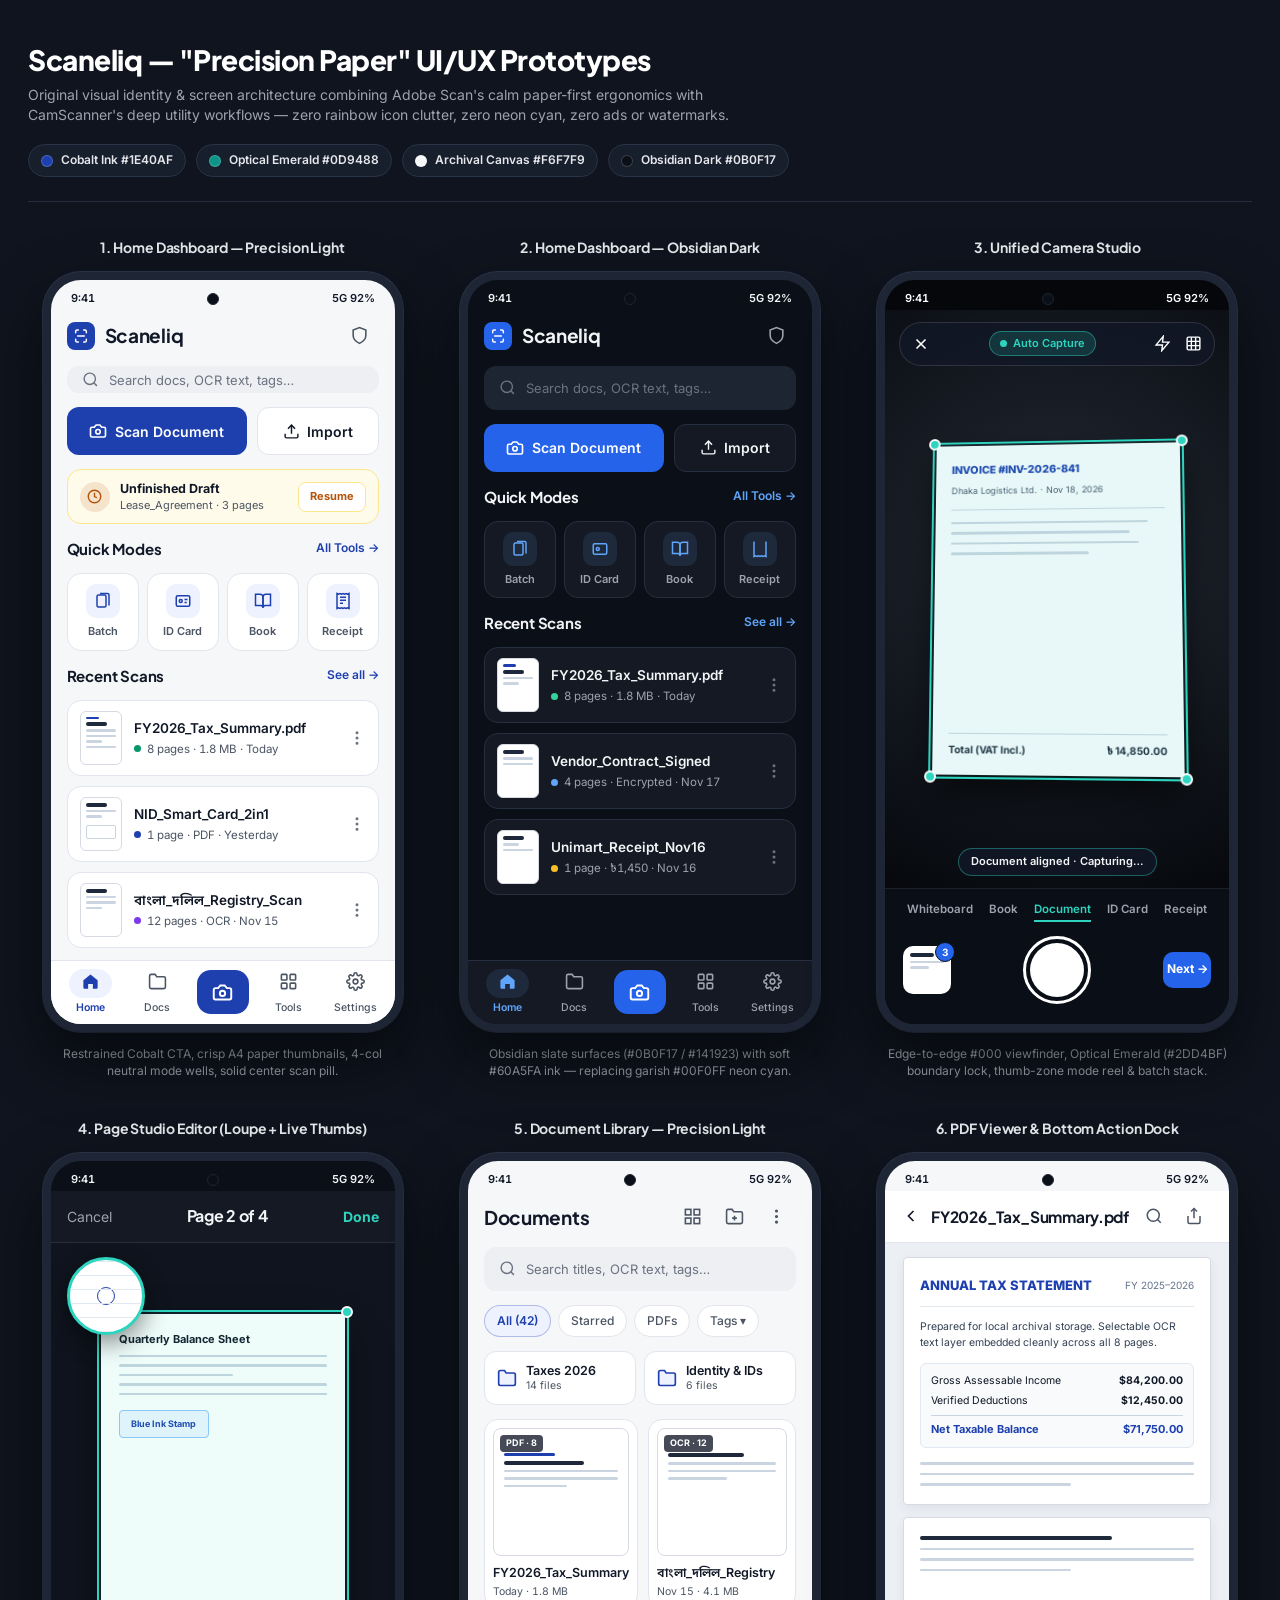
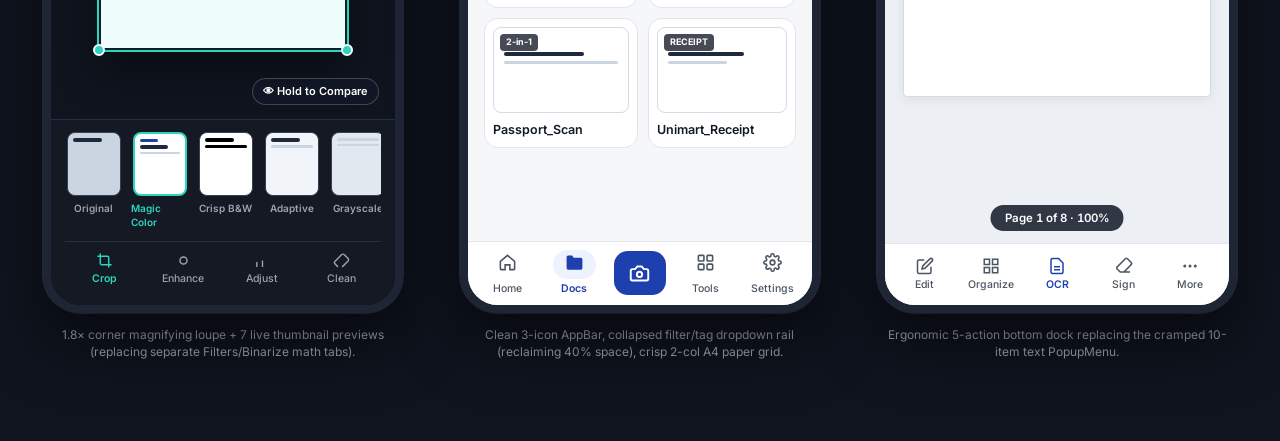
<file: research-output/ux-prototypes/index.html>
<!DOCTYPE html>
<html lang="en">
<head>
  <meta charset="UTF-8" />
  <meta name="viewport" content="width=device-width, initial-scale=1.0" />
  <title>Scaneliq — Precision Paper UI/UX Prototypes (Light & Dark)</title>
  <style>
    @import url('https://fonts.googleapis.com/css2?family=Inter:wght@400;500;600;700&family=Plus+Jakarta+Sans:wght@600;700;800&family=Noto+Sans+Bengali:wght@400;600&display=swap');

    :root {
      --font-display: 'Plus Jakarta Sans', 'Inter', system-ui, sans-serif;
      --font-ui: 'Inter', 'Noto Sans Bengali', system-ui, sans-serif;
      /* Light Tokens */
      --l-canvas: #F6F7F9;
      --l-surface: #FFFFFF;
      --l-muted: #EDEFF3;
      --l-border: #E2E5EB;
      --l-text: #111827;
      --l-text-sec: #4B5563;
      --l-text-ter: #6B7280;
      --l-brand: #1E40AF;
      --l-tint: #EEF2FF;
      --l-emerald: #0D9488;
      --l-warn-bg: #FFFBEB;
      --l-warn-bd: #FDE68A;
      --l-warn: #B45309;
      /* Dark Tokens */
      --d-canvas: #0B0F17;
      --d-surface: #141923;
      --d-muted: #1D2432;
      --d-border: #262F40;
      --d-text: #F3F4F6;
      --d-text-sec: #9CA3AF;
      --d-text-ter: #6B7280;
      --d-brand: #60A5FA;
      --d-brand-fill: #2563EB;
      --d-tint: #1E293B;
      --d-emerald: #2DD4BF;
    }

    * { box-sizing: border-box; margin: 0; padding: 0; }
    body {
      background: #0F141E;
      color: #F3F4F6;
      font-family: var(--font-ui);
      padding: 40px 28px 80px;
      line-height: 1.4;
    }

    .board-header {
      max-width: 1520px;
      margin: 0 auto 36px;
      display: flex;
      flex-wrap: wrap;
      justify-content: space-between;
      align-items: flex-end;
      gap: 20px;
      border-bottom: 1px solid #242C3D;
      padding-bottom: 24px;
    }
    .board-title {
      font-family: var(--font-display);
      font-size: 28px;
      font-weight: 800;
      letter-spacing: -0.5px;
      color: #FFFFFF;
    }
    .board-subtitle {
      font-size: 14px;
      color: #9CA3AF;
      margin-top: 6px;
      max-width: 720px;
    }
    .token-pills {
      display: flex;
      gap: 10px;
      flex-wrap: wrap;
    }
    .token-pill {
      display: inline-flex;
      align-items: center;
      gap: 8px;
      background: #171E2C;
      border: 1px solid #2A3447;
      padding: 7px 12px;
      border-radius: 999px;
      font-size: 12px;
      font-weight: 600;
      color: #E5E7EB;
    }
    .swatch {
      width: 12px;
      height: 12px;
      border-radius: 50%;
      border: 1px solid rgba(255,255,255,0.2);
    }

    .grid {
      max-width: 1520px;
      margin: 0 auto;
      display: grid;
      grid-template-columns: repeat(auto-fit, minmax(360px, 1fr));
      gap: 40px 28px;
      justify-items: center;
    }

    .screen-wrap {
      display: flex;
      flex-direction: column;
      align-items: center;
      gap: 14px;
    }
    .screen-label {
      font-family: var(--font-display);
      font-size: 14px;
      font-weight: 700;
      color: #E5E7EB;
      letter-spacing: -0.1px;
    }
    .screen-caption {
      font-size: 12px;
      color: #9CA3AF;
      text-align: center;
      max-width: 340px;
    }

    /* Realistic Mobile Shell 360x760 scaled cleanly */
    .phone {
      width: 360px;
      height: 760px;
      border-radius: 38px;
      border: 8px solid #1E2534;
      box-shadow: 0 28px 60px rgba(0, 0, 0, 0.55), 0 0 0 1px #2D374B;
      overflow: hidden;
      display: flex;
      flex-direction: column;
      position: relative;
      background: var(--l-canvas);
      color: var(--l-text);
    }
    .phone.dark {
      background: var(--d-canvas);
      color: var(--d-text);
    }
    .phone.camera {
      background: #05070B;
      color: #FFFFFF;
    }

    /* Status bar */
    .statusbar {
      height: 30px;
      padding: 8px 20px 0;
      display: flex;
      justify-content: space-between;
      align-items: center;
      font-size: 11px;
      font-weight: 600;
      font-variant-numeric: tabular-nums;
      flex-shrink: 0;
    }
    .notch {
      width: 12px; height: 12px;
      background: #0B0F17;
      border-radius: 50%;
      border: 1.5px solid #1E2534;
    }

    /* App Bar */
    .appbar {
      height: 52px;
      padding: 0 16px;
      display: flex;
      align-items: center;
      justify-content: space-between;
      flex-shrink: 0;
    }
    .brand-row {
      display: flex;
      align-items: center;
      gap: 10px;
    }
    .logo-mark {
      width: 28px; height: 28px;
      border-radius: 8px;
      background: var(--l-brand);
      display: flex; align-items: center; justify-content: center;
      color: #FFFFFF;
    }
    .dark .logo-mark { background: var(--d-brand-fill); }
    .app-title {
      font-family: var(--font-display);
      font-size: 19px;
      font-weight: 700;
      letter-spacing: -0.3px;
    }
    .icon-btn {
      width: 38px; height: 38px;
      border-radius: 10px;
      display: flex; align-items: center; justify-content: center;
      color: var(--l-text-sec);
    }
    .dark .icon-btn { color: var(--d-text-sec); }

    .scroll-body {
      flex: 1;
      overflow: hidden;
      padding: 4px 16px 12px;
      display: flex;
      flex-direction: column;
      gap: 14px;
    }

    /* Search Pill */
    .search-pill {
      height: 44px;
      border-radius: 12px;
      background: var(--l-muted);
      padding: 0 14px;
      display: flex;
      align-items: center;
      gap: 10px;
      font-size: 13px;
      color: var(--l-text-ter);
      border: 1px solid transparent;
    }
    .dark .search-pill {
      background: var(--d-muted);
      color: var(--d-text-ter);
    }

    /* Primary Actions Row */
    .action-row {
      display: flex;
      gap: 10px;
    }
    .btn-primary {
      flex: 3;
      height: 48px;
      border-radius: 12px;
      background: var(--l-brand);
      color: #FFFFFF;
      display: flex;
      align-items: center;
      justify-content: center;
      gap: 8px;
      font-size: 14px;
      font-weight: 600;
    }
    .dark .btn-primary { background: var(--d-brand-fill); }
    .btn-tonal {
      flex: 2;
      height: 48px;
      border-radius: 12px;
      background: var(--l-surface);
      border: 1px solid var(--l-border);
      color: var(--l-text);
      display: flex;
      align-items: center;
      justify-content: center;
      gap: 7px;
      font-size: 14px;
      font-weight: 600;
    }
    .dark .btn-tonal {
      background: var(--d-surface);
      border-color: var(--d-border);
      color: var(--d-text);
    }

    /* Draft Banner */
    .draft-card {
      background: var(--l-warn-bg);
      border: 1px solid var(--l-warn-bd);
      border-radius: 14px;
      padding: 10px 12px;
      display: flex;
      align-items: center;
      gap: 10px;
    }
    .dark .draft-card {
      background: rgba(180, 83, 9, 0.14);
      border-color: rgba(251, 191, 36, 0.35);
    }
    .draft-dot {
      width: 30px; height: 30px;
      border-radius: 50%;
      background: rgba(180, 83, 9, 0.14);
      color: var(--l-warn);
      display: flex; align-items: center; justify-content: center;
      flex-shrink: 0;
    }
    .dark .draft-dot { color: #FBBF24; }
    .draft-btn {
      padding: 6px 11px;
      border-radius: 8px;
      background: #FFFFFF;
      border: 1px solid var(--l-warn-bd);
      color: var(--l-warn);
      font-size: 11px;
      font-weight: 700;
    }
    .dark .draft-btn {
      background: var(--d-surface);
      border-color: rgba(251, 191, 36, 0.35);
      color: #FBBF24;
    }

    /* Section Header */
    .sec-head {
      display: flex;
      justify-content: space-between;
      align-items: center;
    }
    .sec-title {
      font-family: var(--font-display);
      font-size: 15px;
      font-weight: 700;
      letter-spacing: -0.2px;
    }
    .sec-link {
      font-size: 12px;
      font-weight: 600;
      color: var(--l-brand);
      display: flex;
      align-items: center;
      gap: 4px;
    }
    .dark .sec-link { color: var(--d-brand); }

    /* Quick Modes 4-Col Grid */
    .quick-grid {
      display: grid;
      grid-template-columns: repeat(4, 1fr);
      gap: 8px;
    }
    .quick-tile {
      background: var(--l-surface);
      border: 1px solid var(--l-border);
      border-radius: 14px;
      padding: 10px 4px;
      display: flex;
      flex-direction: column;
      align-items: center;
      gap: 6px;
    }
    .dark .quick-tile {
      background: var(--d-surface);
      border-color: var(--d-border);
    }
    .quick-well {
      width: 34px; height: 34px;
      border-radius: 10px;
      background: var(--l-tint);
      color: var(--l-brand);
      display: flex; align-items: center; justify-content: center;
    }
    .dark .quick-well {
      background: var(--d-tint);
      color: var(--d-brand);
    }
    .quick-lbl {
      font-size: 11px;
      font-weight: 600;
      color: var(--l-text-sec);
    }
    .dark .quick-lbl { color: var(--d-text-sec); }

    /* Document List Cards */
    .doc-list {
      display: flex;
      flex-direction: column;
      gap: 10px;
    }
    .doc-card {
      background: var(--l-surface);
      border: 1px solid var(--l-border);
      border-radius: 14px;
      padding: 10px 12px;
      display: flex;
      align-items: center;
      gap: 12px;
    }
    .dark .doc-card {
      background: var(--d-surface);
      border-color: var(--d-border);
    }
    .paper-thumb {
      width: 42px;
      height: 54px;
      border-radius: 6px;
      background: #FFFFFF;
      border: 1px solid #D5DAE3;
      padding: 5px;
      display: flex;
      flex-direction: column;
      gap: 3px;
      flex-shrink: 0;
      position: relative;
      overflow: hidden;
    }
    .paper-line { height: 2.5px; background: #CBD5E1; border-radius: 2px; }
    .paper-line.bold { height: 4px; background: #1E293B; width: 70%; }
    .paper-line.accent { background: #1E40AF; width: 45%; }
    .paper-line.short { width: 55%; }
    .doc-meta { flex: 1; min-width: 0; }
    .doc-name {
      font-size: 13.5px;
      font-weight: 600;
      white-space: nowrap;
      overflow: hidden;
      text-overflow: ellipsis;
    }
    .doc-sub {
      font-size: 11.5px;
      color: var(--l-text-sec);
      font-variant-numeric: tabular-nums;
      margin-top: 3px;
      display: flex;
      align-items: center;
      gap: 6px;
    }
    .dark .doc-sub { color: var(--d-text-sec); }
    .tag-dot { width: 7px; height: 7px; border-radius: 50%; display: inline-block; }

    /* Bottom Bar */
    .bottom-bar {
      height: 64px;
      background: var(--l-surface);
      border-top: 1px solid var(--l-border);
      display: grid;
      grid-template-columns: 1fr 1fr auto 1fr 1fr;
      align-items: center;
      padding: 0 6px;
      flex-shrink: 0;
    }
    .dark .bottom-bar {
      background: var(--d-surface);
      border-top-color: var(--d-border);
    }
    .nav-item {
      display: flex;
      flex-direction: column;
      align-items: center;
      gap: 3px;
      font-size: 10.5px;
      font-weight: 500;
      color: var(--l-text-sec);
    }
    .dark .nav-item { color: var(--d-text-sec); }
    .nav-item.active {
      color: var(--l-brand);
      font-weight: 600;
    }
    .dark .nav-item.active { color: var(--d-brand); }
    .nav-pill {
      padding: 3px 12px;
      border-radius: 999px;
    }
    .nav-item.active .nav-pill { background: var(--l-tint); }
    .dark .nav-item.active .nav-pill { background: var(--d-tint); }
    .scan-trigger {
      width: 52px;
      height: 44px;
      border-radius: 14px;
      background: var(--l-brand);
      color: #FFFFFF;
      display: flex;
      align-items: center;
      justify-content: center;
      margin: 0 6px;
    }
    .dark .scan-trigger { background: var(--d-brand-fill); }

    /* Document Library Specific */
    .chip-rail {
      display: flex;
      gap: 7px;
      overflow: hidden;
    }
    .chip {
      height: 32px;
      padding: 0 12px;
      border-radius: 999px;
      background: var(--l-surface);
      border: 1px solid var(--l-border);
      font-size: 12px;
      font-weight: 500;
      color: var(--l-text-sec);
      display: inline-flex;
      align-items: center;
      gap: 5px;
      white-space: nowrap;
    }
    .dark .chip {
      background: var(--d-surface);
      border-color: var(--d-border);
      color: var(--d-text-sec);
    }
    .chip.selected {
      background: var(--l-tint);
      border-color: rgba(30, 64, 175, 0.3);
      color: var(--l-brand);
      font-weight: 600;
    }
    .dark .chip.selected {
      background: var(--d-tint);
      border-color: rgba(96, 165, 250, 0.4);
      color: var(--d-brand);
    }
    .folder-strip {
      display: grid;
      grid-template-columns: 1fr 1fr;
      gap: 8px;
    }
    .folder-card {
      background: var(--l-surface);
      border: 1px solid var(--l-border);
      border-radius: 12px;
      padding: 10px 12px;
      display: flex;
      align-items: center;
      gap: 9px;
    }
    .dark .folder-card {
      background: var(--d-surface);
      border-color: var(--d-border);
    }
    .doc-grid {
      display: grid;
      grid-template-columns: 1fr 1fr;
      gap: 10px;
    }
    .grid-card {
      background: var(--l-surface);
      border: 1px solid var(--l-border);
      border-radius: 14px;
      padding: 8px;
      display: flex;
      flex-direction: column;
      gap: 8px;
    }
    .dark .grid-card {
      background: var(--d-surface);
      border-color: var(--d-border);
    }
    .grid-thumb {
      height: 128px;
      background: #FFFFFF;
      border: 1px solid #D5DAE3;
      border-radius: 8px;
      padding: 10px;
      display: flex;
      flex-direction: column;
      gap: 5px;
      position: relative;
    }
    .pdf-badge {
      position: absolute;
      top: 6px; left: 6px;
      background: rgba(17, 24, 39, 0.78);
      color: #FFFFFF;
      font-size: 9px;
      font-weight: 700;
      padding: 2px 6px;
      border-radius: 4px;
    }

    /* Camera Studio */
    .cam-view {
      flex: 1;
      position: relative;
      background: radial-gradient(circle at 50% 42%, #242A35 0%, #10141B 65%, #06080C 100%);
      display: flex;
      flex-direction: column;
      justify-content: space-between;
      padding: 12px 14px;
    }
    .cam-top-hud {
      background: rgba(17, 24, 39, 0.72);
      border: 1px solid rgba(255,255,255,0.12);
      border-radius: 999px;
      height: 44px;
      padding: 0 12px;
      display: flex;
      align-items: center;
      justify-content: space-between;
      font-size: 12px;
    }
    .auto-pill {
      display: inline-flex;
      align-items: center;
      gap: 6px;
      background: rgba(45, 212, 191, 0.16);
      border: 1px solid rgba(45, 212, 191, 0.45);
      color: #2DD4BF;
      padding: 4px 10px;
      border-radius: 999px;
      font-size: 11px;
      font-weight: 600;
    }
    .quad-paper {
      width: 248px;
      height: 332px;
      margin: 0 auto;
      background: #F8FAFC;
      border-radius: 3px;
      position: relative;
      transform: perspective(600px) rotateX(4deg) rotateY(-3deg);
      box-shadow: 0 18px 40px rgba(0,0,0,0.65);
      padding: 18px 16px;
      display: flex;
      flex-direction: column;
      gap: 8px;
      color: #1E293B;
    }
    .quad-overlay {
      position: absolute;
      inset: -4px;
      border: 2.5px solid #2DD4BF;
      background: rgba(45, 212, 191, 0.08);
      border-radius: 4px;
    }
    .quad-dot {
      position: absolute;
      width: 12px; height: 12px;
      background: #2DD4BF;
      border: 2px solid #FFFFFF;
      border-radius: 50%;
    }
    .cam-status {
      align-self: center;
      background: rgba(17, 24, 39, 0.8);
      border: 1px solid rgba(45, 212, 191, 0.4);
      color: #F3F4F6;
      padding: 5px 12px;
      border-radius: 999px;
      font-size: 11px;
      font-weight: 600;
    }
    .cam-bottom {
      background: rgba(11, 15, 23, 0.92);
      padding: 12px 18px 20px;
      border-top: 1px solid rgba(255,255,255,0.08);
      display: flex;
      flex-direction: column;
      gap: 14px;
    }
    .mode-reel {
      display: flex;
      justify-content: center;
      gap: 16px;
      font-size: 11.5px;
      font-weight: 600;
      color: #9CA3AF;
    }
    .mode-reel .active {
      color: #2DD4BF;
      border-bottom: 2px solid #2DD4BF;
      padding-bottom: 3px;
    }
    .shutter-row {
      display: flex;
      align-items: center;
      justify-content: space-between;
    }
    .stack-thumb {
      width: 48px; height: 48px;
      border-radius: 10px;
      background: #FFFFFF;
      border: 2px solid rgba(255,255,255,0.35);
      position: relative;
      padding: 5px;
    }
    .stack-badge {
      position: absolute;
      top: -6px; right: -6px;
      background: #2563EB;
      color: #FFFFFF;
      font-size: 10px;
      font-weight: 700;
      padding: 2px 6px;
      border-radius: 999px;
      border: 1.5px solid #0B0F17;
    }
    .shutter-outer {
      width: 68px; height: 68px;
      border-radius: 50%;
      border: 3px solid #FFFFFF;
      display: flex; align-items: center; justify-content: center;
    }
    .shutter-inner {
      width: 54px; height: 54px;
      border-radius: 50%;
      background: #FFFFFF;
    }

    /* Editor Studio */
    .editor-canvas {
      flex: 1;
      background: #0F141E;
      display: flex;
      align-items: center;
      justify-content: center;
      position: relative;
      padding: 20px;
    }
    .editor-paper {
      width: 244px;
      height: 334px;
      background: #FFFFFF;
      border-radius: 4px;
      padding: 18px;
      color: #111827;
      box-shadow: 0 20px 44px rgba(0,0,0,0.45);
      position: relative;
      display: flex;
      flex-direction: column;
      gap: 7px;
    }
    .loupe {
      position: absolute;
      top: 14px;
      left: 16px;
      width: 78px;
      height: 78px;
      border-radius: 50%;
      border: 3px solid #2DD4BF;
      background: #FFFFFF;
      box-shadow: 0 8px 24px rgba(0,0,0,0.45);
      display: flex;
      align-items: center;
      justify-content: center;
      overflow: hidden;
    }
    .loupe-crosshair {
      width: 18px; height: 18px;
      border: 1.5px solid #1E40AF;
      border-radius: 50%;
    }
    .compare-pill {
      position: absolute;
      bottom: 14px;
      right: 16px;
      background: rgba(17, 24, 39, 0.78);
      border: 1px solid rgba(255,255,255,0.2);
      color: #FFFFFF;
      font-size: 11px;
      font-weight: 600;
      padding: 5px 10px;
      border-radius: 999px;
    }
    .editor-dock {
      background: var(--d-surface);
      border-top: 1px solid var(--d-border);
      padding: 12px 14px 18px;
      display: flex;
      flex-direction: column;
      gap: 12px;
    }
    .filter-strip {
      display: flex;
      gap: 8px;
      overflow: hidden;
    }
    .filter-thumb-card {
      width: 58px;
      display: flex;
      flex-direction: column;
      align-items: center;
      gap: 5px;
      flex-shrink: 0;
    }
    .filter-thumb-box {
      width: 54px; height: 64px;
      border-radius: 8px;
      background: #FFFFFF;
      border: 1.5px solid #334155;
      padding: 5px;
      display: flex;
      flex-direction: column;
      gap: 3px;
    }
    .filter-thumb-card.active .filter-thumb-box {
      border: 2px solid #2DD4BF;
    }
    .filter-lbl {
      font-size: 10px;
      font-weight: 600;
      color: #9CA3AF;
    }
    .filter-thumb-card.active .filter-lbl { color: #2DD4BF; }
    .editor-tabs {
      display: grid;
      grid-template-columns: repeat(4, 1fr);
      border-top: 1px solid var(--d-border);
      padding-top: 10px;
    }

    /* PDF Viewer */
    .viewer-canvas {
      flex: 1;
      background: #ECEFF4;
      padding: 14px 18px;
      display: flex;
      flex-direction: column;
      gap: 12px;
      overflow: hidden;
      position: relative;
    }
    .dark .viewer-canvas { background: #0B0F17; }
    .pdf-page {
      background: #FFFFFF;
      color: #111827;
      border: 1px solid #D5DAE3;
      border-radius: 4px;
      padding: 18px 16px;
      box-shadow: 0 4px 12px rgba(0,0,0,0.06);
      display: flex;
      flex-direction: column;
      gap: 8px;
      flex-shrink: 0;
    }
    .page-pill {
      position: absolute;
      bottom: 12px;
      left: 50%;
      transform: translateX(-50%);
      background: rgba(17, 24, 39, 0.85);
      color: #FFFFFF;
      font-size: 11.5px;
      font-weight: 600;
      padding: 5px 14px;
      border-radius: 999px;
      font-variant-numeric: tabular-nums;
    }
    .viewer-dock {
      height: 62px;
      background: var(--l-surface);
      border-top: 1px solid var(--l-border);
      display: grid;
      grid-template-columns: repeat(5, 1fr);
      align-items: center;
      padding: 0 6px;
    }
    .dark .viewer-dock {
      background: var(--d-surface);
      border-top-color: var(--d-border);
    }
  </style>
</head>
<body>

  <header class="board-header">
    <div>
      <div class="board-title">Scaneliq — "Precision Paper" UI/UX Prototypes</div>
      <div class="board-subtitle">
        Original visual identity & screen architecture combining Adobe Scan's calm paper-first ergonomics with CamScanner's deep utility workflows — zero rainbow icon clutter, zero neon cyan, zero ads or watermarks.
      </div>
    </div>
    <div class="token-pills">
      <span class="token-pill"><span class="swatch" style="background:#1E40AF"></span>Cobalt Ink #1E40AF</span>
      <span class="token-pill"><span class="swatch" style="background:#0D9488"></span>Optical Emerald #0D9488</span>
      <span class="token-pill"><span class="swatch" style="background:#F6F7F9"></span>Archival Canvas #F6F7F9</span>
      <span class="token-pill"><span class="swatch" style="background:#0B0F17"></span>Obsidian Dark #0B0F17</span>
    </div>
  </header>

  <main class="grid">

    <!-- 1. HOME DASHBOARD (LIGHT) -->
    <section class="screen-wrap">
      <div class="screen-label">1. Home Dashboard — Precision Light</div>
      <div class="phone">
        <div class="statusbar">
          <span>9:41</span>
          <div class="notch"></div>
          <span>5G 92%</span>
        </div>
        <div class="appbar">
          <div class="brand-row">
            <div class="logo-mark">
              <svg width="16" height="16" viewBox="0 0 24 24" fill="none" stroke="currentColor" stroke-width="2.2" stroke-linecap="round"><path d="M4 7V5a2 2 0 0 1 2-2h2M20 7V5a2 2 0 0 0-2-2h-2M4 17v2a2 2 0 0 0 2 2h2M20 17v2a2 2 0 0 1-2 2h-2"/><path d="M7 12h10"/></svg>
            </div>
            <span class="app-title">Scaneliq</span>
          </div>
          <div class="brand-row">
            <div class="icon-btn" title="Vault Status">
              <svg width="19" height="19" viewBox="0 0 24 24" fill="none" stroke="currentColor" stroke-width="2"><path d="M12 22s8-4 8-10V5l-8-3-8 3v7c0 6 8 10 8 10z"/></svg>
            </div>
          </div>
        </div>

        <div class="scroll-body">
          <div class="search-pill">
            <svg width="17" height="17" viewBox="0 0 24 24" fill="none" stroke="currentColor" stroke-width="2"><circle cx="11" cy="11" r="8"/><path d="m21 21-4.3-4.3"/></svg>
            <span>Search docs, OCR text, tags…</span>
          </div>

          <div class="action-row">
            <div class="btn-primary">
              <svg width="18" height="18" viewBox="0 0 24 24" fill="none" stroke="currentColor" stroke-width="2.2"><path d="M14.5 4h-5L7 7H4a2 2 0 0 0-2 2v9a2 2 0 0 0 2 2h16a2 2 0 0 0 2-2V9a2 2 0 0 0-2-2h-3l-2.5-3z"/><circle cx="12" cy="13" r="3"/></svg>
              Scan Document
            </div>
            <div class="btn-tonal">
              <svg width="17" height="17" viewBox="0 0 24 24" fill="none" stroke="currentColor" stroke-width="2"><path d="M21 15v4a2 2 0 0 1-2 2H5a2 2 0 0 1-2-2v-4"/><polyline points="17 8 12 3 7 8"/><line x1="12" y1="3" x2="12" y2="15"/></svg>
              Import
            </div>
          </div>

          <div class="draft-card">
            <div class="draft-dot">
              <svg width="15" height="15" viewBox="0 0 24 24" fill="none" stroke="currentColor" stroke-width="2.2"><circle cx="12" cy="12" r="10"/><polyline points="12 6 12 12 16 14"/></svg>
            </div>
            <div style="flex:1; min-width:0;">
              <div style="font-size:12.5px; font-weight:700;">Unfinished Draft</div>
              <div style="font-size:11px; color:var(--l-text-sec);">Lease_Agreement · 3 pages</div>
            </div>
            <div class="draft-btn">Resume</div>
          </div>

          <div class="sec-head">
            <span class="sec-title">Quick Modes</span>
            <span class="sec-link">All Tools →</span>
          </div>
          <div class="quick-grid">
            <div class="quick-tile">
              <div class="quick-well">
                <svg width="18" height="18" viewBox="0 0 24 24" fill="none" stroke="currentColor" stroke-width="2"><rect x="4" y="4" width="12" height="16" rx="2"/><path d="M8 2h10a2 2 0 0 1 2 2v14"/></svg>
              </div>
              <span class="quick-lbl">Batch</span>
            </div>
            <div class="quick-tile">
              <div class="quick-well">
                <svg width="18" height="18" viewBox="0 0 24 24" fill="none" stroke="currentColor" stroke-width="2"><rect x="3" y="5" width="18" height="14" rx="2"/><circle cx="9" cy="12" r="2"/><path d="M14 10h4M14 14h3"/></svg>
              </div>
              <span class="quick-lbl">ID Card</span>
            </div>
            <div class="quick-tile">
              <div class="quick-well">
                <svg width="18" height="18" viewBox="0 0 24 24" fill="none" stroke="currentColor" stroke-width="2"><path d="M2 3h6a4 4 0 0 1 4 4v14a3 3 0 0 0-3-3H2z"/><path d="M22 3h-6a4 4 0 0 0-4 4v14a3 3 0 0 1 3-3h7z"/></svg>
              </div>
              <span class="quick-lbl">Book</span>
            </div>
            <div class="quick-tile">
              <div class="quick-well">
                <svg width="18" height="18" viewBox="0 0 24 24" fill="none" stroke="currentColor" stroke-width="2"><path d="M4 2v20l2-1 2 1 2-1 2 1 2-1 2 1 2-1 2 1V2l-2 1-2-1-2 1-2-1-2 1-2-1-2 1Z"/><path d="M8 7h8M8 11h8M8 15h4"/></svg>
              </div>
              <span class="quick-lbl">Receipt</span>
            </div>
          </div>

          <div class="sec-head">
            <span class="sec-title">Recent Scans</span>
            <span class="sec-link">See all →</span>
          </div>

          <div class="doc-list">
            <div class="doc-card">
              <div class="paper-thumb">
                <div class="paper-line accent"></div>
                <div class="paper-line bold"></div>
                <div class="paper-line"></div>
                <div class="paper-line"></div>
                <div class="paper-line short"></div>
                <div class="paper-line"></div>
              </div>
              <div class="doc-meta">
                <div class="doc-name">FY2026_Tax_Summary.pdf</div>
                <div class="doc-sub">
                  <span class="tag-dot" style="background:#059669"></span>
                  <span>8 pages · 1.8 MB · Today</span>
                </div>
              </div>
              <svg width="18" height="18" viewBox="0 0 24 24" fill="none" stroke="var(--l-text-ter)" stroke-width="2"><circle cx="12" cy="5" r="1"/><circle cx="12" cy="12" r="1"/><circle cx="12" cy="19" r="1"/></svg>
            </div>

            <div class="doc-card">
              <div class="paper-thumb">
                <div class="paper-line bold"></div>
                <div class="paper-line"></div>
                <div class="paper-line short"></div>
                <div style="margin-top:4px; height:14px; border:1px solid #CBD5E1; border-radius:2px;"></div>
              </div>
              <div class="doc-meta">
                <div class="doc-name">NID_Smart_Card_2in1</div>
                <div class="doc-sub">
                  <span class="tag-dot" style="background:#1E40AF"></span>
                  <span>1 page · PDF · Yesterday</span>
                </div>
              </div>
              <svg width="18" height="18" viewBox="0 0 24 24" fill="none" stroke="var(--l-text-ter)" stroke-width="2"><circle cx="12" cy="5" r="1"/><circle cx="12" cy="12" r="1"/><circle cx="12" cy="19" r="1"/></svg>
            </div>

            <div class="doc-card">
              <div class="paper-thumb">
                <div class="paper-line bold"></div>
                <div class="paper-line"></div>
                <div class="paper-line"></div>
                <div class="paper-line short"></div>
              </div>
              <div class="doc-meta">
                <div class="doc-name">বাংলা_দলিল_Registry_Scan</div>
                <div class="doc-sub">
                  <span class="tag-dot" style="background:#7C3AED"></span>
                  <span>12 pages · OCR · Nov 15</span>
                </div>
              </div>
              <svg width="18" height="18" viewBox="0 0 24 24" fill="none" stroke="var(--l-text-ter)" stroke-width="2"><circle cx="12" cy="5" r="1"/><circle cx="12" cy="12" r="1"/><circle cx="12" cy="19" r="1"/></svg>
            </div>
          </div>
        </div>

        <nav class="bottom-bar">
          <div class="nav-item active"><div class="nav-pill"><svg width="19" height="19" viewBox="0 0 24 24" fill="currentColor"><path d="M3 10.5L12 3l9 7.5V20a1 1 0 0 1-1 1h-5v-6H9v6H4a1 1 0 0 1-1-1v-9.5z"/></svg></div>Home</div>
          <div class="nav-item"><div class="nav-pill"><svg width="19" height="19" viewBox="0 0 24 24" fill="none" stroke="currentColor" stroke-width="2"><path d="M22 19a2 2 0 0 1-2 2H4a2 2 0 0 1-2-2V5a2 2 0 0 1 2-2h5l2 3h9a2 2 0 0 1 2 2z"/></svg></div>Docs</div>
          <div class="scan-trigger"><svg width="21" height="21" viewBox="0 0 24 24" fill="none" stroke="currentColor" stroke-width="2.2"><path d="M14.5 4h-5L7 7H4a2 2 0 0 0-2 2v9a2 2 0 0 0 2 2h16a2 2 0 0 0 2-2V9a2 2 0 0 0-2-2h-3l-2.5-3z"/><circle cx="12" cy="13" r="3"/></svg></div>
          <div class="nav-item"><div class="nav-pill"><svg width="19" height="19" viewBox="0 0 24 24" fill="none" stroke="currentColor" stroke-width="2"><rect x="3" y="3" width="7" height="7" rx="1"/><rect x="14" y="3" width="7" height="7" rx="1"/><rect x="3" y="14" width="7" height="7" rx="1"/><rect x="14" y="14" width="7" height="7" rx="1"/></svg></div>Tools</div>
          <div class="nav-item"><div class="nav-pill"><svg width="19" height="19" viewBox="0 0 24 24" fill="none" stroke="currentColor" stroke-width="2"><circle cx="12" cy="12" r="3"/><path d="M19.4 15a1.65 1.65 0 0 0 .33 1.82l.06.06a2 2 0 0 1-2.83 2.83l-.06-.06a1.65 1.65 0 0 0-1.82-.33 1.65 1.65 0 0 0-1 1.51V21a2 2 0 0 1-4 0v-.09A1.65 1.65 0 0 0 9 19.4a1.65 1.65 0 0 0-1.82.33l-.06.06a2 2 0 0 1-2.83-2.83l.06-.06A1.65 1.65 0 0 0 4.68 15a1.65 1.65 0 0 0-1.51-1H3a2 2 0 0 1 0-4h.09A1.65 1.65 0 0 0 4.6 9a1.65 1.65 0 0 0-.33-1.82l-.06-.06a2 2 0 0 1 2.83-2.83l.06.06A1.65 1.65 0 0 0 9 4.68a1.65 1.65 0 0 0 1-1.51V3a2 2 0 0 1 4 0v.09a1.65 1.65 0 0 0 1 1.51 1.65 1.65 0 0 0 1.82-.33l.06-.06a2 2 0 0 1 2.83 2.83l-.06.06a1.65 1.65 0 0 0-.33 1.82V9a1.65 1.65 0 0 0 1.51 1H21a2 2 0 0 1 0 4h-.09a1.65 1.65 0 0 0-1.51 1z"/></svg></div>Settings</div>
        </nav>
      </div>
      <div class="screen-caption">Restrained Cobalt CTA, crisp A4 paper thumbnails, 4-col neutral mode wells, solid center scan pill.</div>
    </section>

    <!-- 2. HOME DASHBOARD (OBSIDIAN DARK) -->
    <section class="screen-wrap">
      <div class="screen-label">2. Home Dashboard — Obsidian Dark</div>
      <div class="phone dark">
        <div class="statusbar">
          <span>9:41</span>
          <div class="notch"></div>
          <span>5G 92%</span>
        </div>
        <div class="appbar">
          <div class="brand-row">
            <div class="logo-mark">
              <svg width="16" height="16" viewBox="0 0 24 24" fill="none" stroke="currentColor" stroke-width="2.2" stroke-linecap="round"><path d="M4 7V5a2 2 0 0 1 2-2h2M20 7V5a2 2 0 0 0-2-2h-2M4 17v2a2 2 0 0 0 2 2h2M20 17v2a2 2 0 0 1-2 2h-2"/><path d="M7 12h10"/></svg>
            </div>
            <span class="app-title">Scaneliq</span>
          </div>
          <div class="icon-btn">
            <svg width="19" height="19" viewBox="0 0 24 24" fill="none" stroke="currentColor" stroke-width="2"><path d="M12 22s8-4 8-10V5l-8-3-8 3v7c0 6 8 10 8 10z"/></svg>
          </div>
        </div>

        <div class="scroll-body">
          <div class="search-pill">
            <svg width="17" height="17" viewBox="0 0 24 24" fill="none" stroke="currentColor" stroke-width="2"><circle cx="11" cy="11" r="8"/><path d="m21 21-4.3-4.3"/></svg>
            <span>Search docs, OCR text, tags…</span>
          </div>

          <div class="action-row">
            <div class="btn-primary">
              <svg width="18" height="18" viewBox="0 0 24 24" fill="none" stroke="currentColor" stroke-width="2.2"><path d="M14.5 4h-5L7 7H4a2 2 0 0 0-2 2v9a2 2 0 0 0 2 2h16a2 2 0 0 0 2-2V9a2 2 0 0 0-2-2h-3l-2.5-3z"/><circle cx="12" cy="13" r="3"/></svg>
              Scan Document
            </div>
            <div class="btn-tonal">
              <svg width="17" height="17" viewBox="0 0 24 24" fill="none" stroke="currentColor" stroke-width="2"><path d="M21 15v4a2 2 0 0 1-2 2H5a2 2 0 0 1-2-2v-4"/><polyline points="17 8 12 3 7 8"/><line x1="12" y1="3" x2="12" y2="15"/></svg>
              Import
            </div>
          </div>

          <div class="sec-head">
            <span class="sec-title">Quick Modes</span>
            <span class="sec-link">All Tools →</span>
          </div>
          <div class="quick-grid">
            <div class="quick-tile"><div class="quick-well"><svg width="18" height="18" viewBox="0 0 24 24" fill="none" stroke="currentColor" stroke-width="2"><rect x="4" y="4" width="12" height="16" rx="2"/><path d="M8 2h10a2 2 0 0 1 2 2v14"/></svg></div><span class="quick-lbl">Batch</span></div>
            <div class="quick-tile"><div class="quick-well"><svg width="18" height="18" viewBox="0 0 24 24" fill="none" stroke="currentColor" stroke-width="2"><rect x="3" y="5" width="18" height="14" rx="2"/><circle cx="9" cy="12" r="2"/></svg></div><span class="quick-lbl">ID Card</span></div>
            <div class="quick-tile"><div class="quick-well"><svg width="18" height="18" viewBox="0 0 24 24" fill="none" stroke="currentColor" stroke-width="2"><path d="M2 3h6a4 4 0 0 1 4 4v14a3 3 0 0 0-3-3H2z"/><path d="M22 3h-6a4 4 0 0 0-4 4v14a3 3 0 0 1 3-3h7z"/></svg></div><span class="quick-lbl">Book</span></div>
            <div class="quick-tile"><div class="quick-well"><svg width="18" height="18" viewBox="0 0 24 24" fill="none" stroke="currentColor" stroke-width="2"><path d="M4 2v20l2-1 2 1 2-1 2 1 2-1 2 1 2-1 2 1V2"/></svg></div><span class="quick-lbl">Receipt</span></div>
          </div>

          <div class="sec-head">
            <span class="sec-title">Recent Scans</span>
            <span class="sec-link">See all →</span>
          </div>

          <div class="doc-list">
            <div class="doc-card">
              <div class="paper-thumb"><div class="paper-line accent"></div><div class="paper-line bold"></div><div class="paper-line"></div><div class="paper-line short"></div></div>
              <div class="doc-meta">
                <div class="doc-name">FY2026_Tax_Summary.pdf</div>
                <div class="doc-sub"><span class="tag-dot" style="background:#34D399"></span>8 pages · 1.8 MB · Today</div>
              </div>
              <svg width="18" height="18" viewBox="0 0 24 24" fill="none" stroke="var(--d-text-ter)" stroke-width="2"><circle cx="12" cy="5" r="1"/><circle cx="12" cy="12" r="1"/><circle cx="12" cy="19" r="1"/></svg>
            </div>
            <div class="doc-card">
              <div class="paper-thumb"><div class="paper-line bold"></div><div class="paper-line"></div><div class="paper-line"></div></div>
              <div class="doc-meta">
                <div class="doc-name">Vendor_Contract_Signed</div>
                <div class="doc-sub"><span class="tag-dot" style="background:#60A5FA"></span>4 pages · Encrypted · Nov 17</div>
              </div>
              <svg width="18" height="18" viewBox="0 0 24 24" fill="none" stroke="var(--d-text-ter)" stroke-width="2"><circle cx="12" cy="5" r="1"/><circle cx="12" cy="12" r="1"/><circle cx="12" cy="19" r="1"/></svg>
            </div>
            <div class="doc-card">
              <div class="paper-thumb"><div class="paper-line bold"></div><div class="paper-line short"></div><div class="paper-line"></div></div>
              <div class="doc-meta">
                <div class="doc-name">Unimart_Receipt_Nov16</div>
                <div class="doc-sub"><span class="tag-dot" style="background:#FBBF24"></span>1 page · ৳1,450 · Nov 16</div>
              </div>
              <svg width="18" height="18" viewBox="0 0 24 24" fill="none" stroke="var(--d-text-ter)" stroke-width="2"><circle cx="12" cy="5" r="1"/><circle cx="12" cy="12" r="1"/><circle cx="12" cy="19" r="1"/></svg>
            </div>
          </div>
        </div>

        <nav class="bottom-bar">
          <div class="nav-item active"><div class="nav-pill"><svg width="19" height="19" viewBox="0 0 24 24" fill="currentColor"><path d="M3 10.5L12 3l9 7.5V20a1 1 0 0 1-1 1h-5v-6H9v6H4a1 1 0 0 1-1-1v-9.5z"/></svg></div>Home</div>
          <div class="nav-item"><div class="nav-pill"><svg width="19" height="19" viewBox="0 0 24 24" fill="none" stroke="currentColor" stroke-width="2"><path d="M22 19a2 2 0 0 1-2 2H4a2 2 0 0 1-2-2V5a2 2 0 0 1 2-2h5l2 3h9a2 2 0 0 1 2 2z"/></svg></div>Docs</div>
          <div class="scan-trigger"><svg width="21" height="21" viewBox="0 0 24 24" fill="none" stroke="currentColor" stroke-width="2.2"><path d="M14.5 4h-5L7 7H4a2 2 0 0 0-2 2v9a2 2 0 0 0 2 2h16a2 2 0 0 0 2-2V9a2 2 0 0 0-2-2h-3l-2.5-3z"/><circle cx="12" cy="13" r="3"/></svg></div>
          <div class="nav-item"><div class="nav-pill"><svg width="19" height="19" viewBox="0 0 24 24" fill="none" stroke="currentColor" stroke-width="2"><rect x="3" y="3" width="7" height="7" rx="1"/><rect x="14" y="3" width="7" height="7" rx="1"/><rect x="3" y="14" width="7" height="7" rx="1"/><rect x="14" y="14" width="7" height="7" rx="1"/></svg></div>Tools</div>
          <div class="nav-item"><div class="nav-pill"><svg width="19" height="19" viewBox="0 0 24 24" fill="none" stroke="currentColor" stroke-width="2"><circle cx="12" cy="12" r="3"/><path d="M19.4 15a1.65 1.65 0 0 0 .33 1.82l.06.06a2 2 0 0 1-2.83 2.83l-.06-.06a1.65 1.65 0 0 0-1.82-.33 1.65 1.65 0 0 0-1 1.51V21a2 2 0 0 1-4 0v-.09A1.65 1.65 0 0 0 9 19.4a1.65 1.65 0 0 0-1.82.33l-.06.06a2 2 0 0 1-2.83-2.83l.06-.06A1.65 1.65 0 0 0 4.68 15a1.65 1.65 0 0 0-1.51-1H3a2 2 0 0 1 0-4h.09A1.65 1.65 0 0 0 4.6 9a1.65 1.65 0 0 0-.33-1.82l-.06-.06a2 2 0 0 1 2.83-2.83l.06.06A1.65 1.65 0 0 0 9 4.68a1.65 1.65 0 0 0 1-1.51V3a2 2 0 0 1 4 0v.09a1.65 1.65 0 0 0 1 1.51 1.65 1.65 0 0 0 1.82-.33l.06-.06a2 2 0 0 1 2.83 2.83l-.06.06a1.65 1.65 0 0 0-.33 1.82V9a1.65 1.65 0 0 0 1.51 1H21a2 2 0 0 1 0 4h-.09a1.65 1.65 0 0 0-1.51 1z"/></svg></div>Settings</div>
        </nav>
      </div>
      <div class="screen-caption">Obsidian slate surfaces (#0B0F17 / #141923) with soft #60A5FA ink — replacing garish #00F0FF neon cyan.</div>
    </section>

    <!-- 3. SCANNER CAMERA STUDIO -->
    <section class="screen-wrap">
      <div class="screen-label">3. Unified Camera Studio</div>
      <div class="phone camera">
        <div class="statusbar"><span>9:41</span><div class="notch"></div><span>5G 92%</span></div>
        <div class="cam-view">
          <div class="cam-top-hud">
            <svg width="18" height="18" viewBox="0 0 24 24" fill="none" stroke="#fff" stroke-width="2.2"><line x1="18" y1="6" x2="6" y2="18"/><line x1="6" y1="6" x2="18" y2="18"/></svg>
            <div class="auto-pill"><span style="width:7px;height:7px;border-radius:50%;background:#2DD4BF;"></span>Auto Capture</div>
            <div style="display:flex; gap:14px; align-items:center;">
              <svg width="17" height="17" viewBox="0 0 24 24" fill="none" stroke="#fff" stroke-width="2"><polygon points="13 2 3 14 12 14 11 22 21 10 12 10 13 2"/></svg>
              <svg width="17" height="17" viewBox="0 0 24 24" fill="none" stroke="#fff" stroke-width="2"><rect x="3" y="3" width="18" height="18" rx="2"/><path d="M3 9h18M3 15h18M9 3v18M15 3v18"/></svg>
            </div>
          </div>

          <div class="quad-paper">
            <div class="quad-overlay">
              <span class="quad-dot" style="top:-6px;left:-6px;"></span>
              <span class="quad-dot" style="top:-6px;right:-6px;"></span>
              <span class="quad-dot" style="bottom:-6px;left:-6px;"></span>
              <span class="quad-dot" style="bottom:-6px;right:-6px;"></span>
            </div>
            <div style="font-size:11px;font-weight:800;color:#1E40AF;">INVOICE #INV-2026-841</div>
            <div style="font-size:9px;color:#475569;">Dhaka Logistics Ltd. · Nov 18, 2026</div>
            <div style="height:1px;background:#CBD5E1;margin:4px 0;"></div>
            <div class="paper-line" style="width:92%"></div>
            <div class="paper-line" style="width:84%"></div>
            <div class="paper-line" style="width:88%"></div>
            <div class="paper-line" style="width:65%"></div>
            <div style="margin-top:auto;border-top:1px solid #CBD5E1;padding-top:8px;display:flex;justify-content:space-between;font-size:10px;font-weight:700;">
              <span>Total (VAT Incl.)</span><span>৳ 14,850.00</span>
            </div>
          </div>

          <div class="cam-status">Document aligned · Capturing…</div>
        </div>

        <div class="cam-bottom">
          <div class="mode-reel">
            <span>Whiteboard</span>
            <span>Book</span>
            <span class="active">Document</span>
            <span>ID Card</span>
            <span>Receipt</span>
          </div>
          <div class="shutter-row">
            <div class="stack-thumb">
              <div class="paper-line bold"></div>
              <div class="paper-line" style="margin-top:4px;"></div>
              <div class="paper-line short" style="margin-top:3px;"></div>
              <span class="stack-badge">3</span>
            </div>
            <div class="shutter-outer"><div class="shutter-inner"></div></div>
            <div style="display:flex;flex-direction:column;align-items:center;gap:4px;">
              <div style="width:48px;height:36px;border-radius:10px;background:#2563EB;display:flex;align-items:center;justify-content:center;font-size:12px;font-weight:700;">Next →</div>
            </div>
          </div>
        </div>
      </div>
      <div class="screen-caption">Edge-to-edge #000 viewfinder, Optical Emerald (#2DD4BF) boundary lock, thumb-zone mode reel & batch stack.</div>
    </section>

    <!-- 4. PAGE STUDIO EDITOR -->
    <section class="screen-wrap">
      <div class="screen-label">4. Page Studio Editor (Loupe + Live Thumbs)</div>
      <div class="phone dark">
        <div class="statusbar"><span>9:41</span><div class="notch"></div><span>5G 92%</span></div>
        <div class="appbar" style="background:var(--d-surface); border-bottom:1px solid var(--d-border);">
          <span style="font-size:14px;color:var(--d-text-sec);">Cancel</span>
          <span class="app-title" style="font-size:16px;">Page 2 of 4</span>
          <span style="font-size:14px;font-weight:700;color:var(--d-emerald);">Done</span>
        </div>

        <div class="editor-canvas">
          <div class="editor-paper">
            <div class="quad-overlay" style="border-width:2px;">
              <span class="quad-dot" style="top:-6px;left:-6px;"></span>
              <span class="quad-dot" style="top:-6px;right:-6px;"></span>
              <span class="quad-dot" style="bottom:-6px;left:-6px;"></span>
              <span class="quad-dot" style="bottom:-6px;right:-6px;"></span>
            </div>
            <div style="font-size:11px;font-weight:700;">Quarterly Balance Sheet</div>
            <div class="paper-line"></div>
            <div class="paper-line"></div>
            <div class="paper-line short"></div>
            <div class="paper-line"></div>
            <div class="paper-line"></div>
            <div style="margin-top:8px;width:90px;height:28px;border:1px solid #93C5FD;background:#EFF6FF;border-radius:4px;display:flex;align-items:center;justify-content:center;font-size:9px;color:#1E40AF;font-weight:700;">Blue Ink Stamp</div>
          </div>

          <div class="loupe">
            <div style="position:absolute;inset:0;background:repeating-linear-gradient(0deg,#E2E8F0 0,#E2E8F0 1px,transparent 1px,transparent 14px);"></div>
            <div class="loupe-crosshair"></div>
          </div>
          <div class="compare-pill">👁 Hold to Compare</div>
        </div>

        <div class="editor-dock">
          <div class="filter-strip">
            <div class="filter-thumb-card">
              <div class="filter-thumb-box" style="background:#CBD5E1;"><div class="paper-line bold"></div><div class="paper-line"></div></div>
              <span class="filter-lbl">Original</span>
            </div>
            <div class="filter-thumb-card active">
              <div class="filter-thumb-box"><div class="paper-line accent"></div><div class="paper-line bold"></div><div class="paper-line"></div></div>
              <span class="filter-lbl">Magic Color</span>
            </div>
            <div class="filter-thumb-card">
              <div class="filter-thumb-box"><div class="paper-line bold" style="background:#000"></div><div class="paper-line" style="background:#000"></div></div>
              <span class="filter-lbl">Crisp B&W</span>
            </div>
            <div class="filter-thumb-card">
              <div class="filter-thumb-box" style="background:#F1F5F9;"><div class="paper-line bold"></div><div class="paper-line"></div></div>
              <span class="filter-lbl">Adaptive</span>
            </div>
            <div class="filter-thumb-card">
              <div class="filter-thumb-box" style="background:#E2E8F0;"><div class="paper-line"></div><div class="paper-line"></div></div>
              <span class="filter-lbl">Grayscale</span>
            </div>
          </div>

          <div class="editor-tabs">
            <div class="nav-item active" style="color:#2DD4BF;"><svg width="17" height="17" viewBox="0 0 24 24" fill="none" stroke="currentColor" stroke-width="2"><path d="M6 2v14a2 2 0 0 0 2 2h14"/><path d="M18 22V8a2 2 0 0 0-2-2H2"/></svg>Crop</div>
            <div class="nav-item"><svg width="17" height="17" viewBox="0 0 24 24" fill="none" stroke="currentColor" stroke-width="2"><circle cx="12" cy="12" r="5"/></svg>Enhance</div>
            <div class="nav-item"><svg width="17" height="17" viewBox="0 0 24 24" fill="none" stroke="currentColor" stroke-width="2"><line x1="4" y1="21" x2="4" y2="14"/><line x1="12" y1="21" x2="12" y2="12"/></svg>Adjust</div>
            <div class="nav-item"><svg width="17" height="17" viewBox="0 0 24 24" fill="none" stroke="currentColor" stroke-width="2"><path d="m7 21-4.3-4.3c-1-1-1-2.5 0-3.4l9.6-9.6c1-1 2.5-1 3.4 0l5.6 5.6c1 1 1 2.5 0 3.4L13 21"/></svg>Clean</div>
          </div>
        </div>
      </div>
      <div class="screen-caption">1.8× corner magnifying loupe + 7 live thumbnail previews (replacing separate Filters/Binarize math tabs).</div>
    </section>

    <!-- 5. DOCUMENT LIBRARY (GRID & FOLDERS) -->
    <section class="screen-wrap">
      <div class="screen-label">5. Document Library — Precision Light</div>
      <div class="phone">
        <div class="statusbar"><span>9:41</span><div class="notch"></div><span>5G 92%</span></div>
        <div class="appbar">
          <span class="app-title">Documents</span>
          <div style="display:flex;gap:4px;">
            <div class="icon-btn"><svg width="19" height="19" viewBox="0 0 24 24" fill="none" stroke="currentColor" stroke-width="2"><rect x="3" y="3" width="7" height="7"/><rect x="14" y="3" width="7" height="7"/><rect x="3" y="14" width="7" height="7"/><rect x="14" y="14" width="7" height="7"/></svg></div>
            <div class="icon-btn"><svg width="19" height="19" viewBox="0 0 24 24" fill="none" stroke="currentColor" stroke-width="2"><path d="M22 19a2 2 0 0 1-2 2H4a2 2 0 0 1-2-2V5a2 2 0 0 1 2-2h5l2 3h9a2 2 0 0 1 2 2z"/><line x1="12" y1="11" x2="12" y2="17"/><line x1="9" y1="14" x2="15" y2="14"/></svg></div>
            <div class="icon-btn"><svg width="19" height="19" viewBox="0 0 24 24" fill="none" stroke="currentColor" stroke-width="2"><circle cx="12" cy="5" r="1"/><circle cx="12" cy="12" r="1"/><circle cx="12" cy="19" r="1"/></svg></div>
          </div>
        </div>

        <div class="scroll-body">
          <div class="search-pill">
            <svg width="17" height="17" viewBox="0 0 24 24" fill="none" stroke="currentColor" stroke-width="2"><circle cx="11" cy="11" r="8"/><path d="m21 21-4.3-4.3"/></svg>
            <span>Search titles, OCR text, tags…</span>
          </div>

          <div class="chip-rail">
            <span class="chip selected">All (42)</span>
            <span class="chip">Starred</span>
            <span class="chip">PDFs</span>
            <span class="chip">Tags ▾</span>
          </div>

          <div class="folder-strip">
            <div class="folder-card">
              <svg width="20" height="20" viewBox="0 0 24 24" fill="#EEF2FF" stroke="#1E40AF" stroke-width="2"><path d="M22 19a2 2 0 0 1-2 2H4a2 2 0 0 1-2-2V5a2 2 0 0 1 2-2h5l2 3h9a2 2 0 0 1 2 2z"/></svg>
              <div><div style="font-size:12.5px;font-weight:600;">Taxes 2026</div><div style="font-size:10.5px;color:var(--l-text-sec);">14 files</div></div>
            </div>
            <div class="folder-card">
              <svg width="20" height="20" viewBox="0 0 24 24" fill="#EEF2FF" stroke="#1E40AF" stroke-width="2"><path d="M22 19a2 2 0 0 1-2 2H4a2 2 0 0 1-2-2V5a2 2 0 0 1 2-2h5l2 3h9a2 2 0 0 1 2 2z"/></svg>
              <div><div style="font-size:12.5px;font-weight:600;">Identity & IDs</div><div style="font-size:10.5px;color:var(--l-text-sec);">6 files</div></div>
            </div>
          </div>

          <div class="doc-grid">
            <div class="grid-card">
              <div class="grid-thumb">
                <span class="pdf-badge">PDF · 8</span>
                <div style="margin-top:14px;" class="paper-line accent"></div>
                <div class="paper-line bold"></div>
                <div class="paper-line"></div>
                <div class="paper-line"></div>
                <div class="paper-line short"></div>
              </div>
              <div>
                <div class="doc-name" style="font-size:12.5px;">FY2026_Tax_Summary</div>
                <div class="doc-sub" style="font-size:10.5px;">Today · 1.8 MB</div>
              </div>
            </div>
            <div class="grid-card">
              <div class="grid-thumb">
                <span class="pdf-badge">OCR · 12</span>
                <div style="margin-top:14px;" class="paper-line bold"></div>
                <div class="paper-line"></div>
                <div class="paper-line"></div>
                <div class="paper-line short"></div>
              </div>
              <div>
                <div class="doc-name" style="font-size:12.5px;">বাংলা_দলিল_Registry</div>
                <div class="doc-sub" style="font-size:10.5px;">Nov 15 · 4.1 MB</div>
              </div>
            </div>
            <div class="grid-card">
              <div class="grid-thumb" style="height:86px;">
                <span class="pdf-badge">2-in-1</span>
                <div style="margin-top:14px;" class="paper-line bold"></div>
                <div class="paper-line"></div>
              </div>
              <div class="doc-name" style="font-size:12.5px;">Passport_Scan</div>
            </div>
            <div class="grid-card">
              <div class="grid-thumb" style="height:86px;">
                <span class="pdf-badge">RECEIPT</span>
                <div style="margin-top:14px;" class="paper-line bold"></div>
                <div class="paper-line short"></div>
              </div>
              <div class="doc-name" style="font-size:12.5px;">Unimart_Receipt</div>
            </div>
          </div>
        </div>

        <nav class="bottom-bar">
          <div class="nav-item"><div class="nav-pill"><svg width="19" height="19" viewBox="0 0 24 24" fill="none" stroke="currentColor" stroke-width="2"><path d="M3 10.5L12 3l9 7.5V20a1 1 0 0 1-1 1h-5v-6H9v6H4a1 1 0 0 1-1-1v-9.5z"/></svg></div>Home</div>
          <div class="nav-item active"><div class="nav-pill"><svg width="19" height="19" viewBox="0 0 24 24" fill="currentColor"><path d="M22 19a2 2 0 0 1-2 2H4a2 2 0 0 1-2-2V5a2 2 0 0 1 2-2h5l2 3h9a2 2 0 0 1 2 2z"/></svg></div>Docs</div>
          <div class="scan-trigger"><svg width="21" height="21" viewBox="0 0 24 24" fill="none" stroke="currentColor" stroke-width="2.2"><path d="M14.5 4h-5L7 7H4a2 2 0 0 0-2 2v9a2 2 0 0 0 2 2h16a2 2 0 0 0 2-2V9a2 2 0 0 0-2-2h-3l-2.5-3z"/><circle cx="12" cy="13" r="3"/></svg></div>
          <div class="nav-item"><div class="nav-pill"><svg width="19" height="19" viewBox="0 0 24 24" fill="none" stroke="currentColor" stroke-width="2"><rect x="3" y="3" width="7" height="7" rx="1"/><rect x="14" y="3" width="7" height="7" rx="1"/><rect x="3" y="14" width="7" height="7" rx="1"/><rect x="14" y="14" width="7" height="7" rx="1"/></svg></div>Tools</div>
          <div class="nav-item"><div class="nav-pill"><svg width="19" height="19" viewBox="0 0 24 24" fill="none" stroke="currentColor" stroke-width="2"><circle cx="12" cy="12" r="3"/><path d="M19.4 15a1.65 1.65 0 0 0 .33 1.82l.06.06a2 2 0 0 1-2.83 2.83l-.06-.06a1.65 1.65 0 0 0-1.82-.33 1.65 1.65 0 0 0-1 1.51V21a2 2 0 0 1-4 0v-.09A1.65 1.65 0 0 0 9 19.4a1.65 1.65 0 0 0-1.82.33l-.06.06a2 2 0 0 1-2.83-2.83l.06-.06A1.65 1.65 0 0 0 4.68 15a1.65 1.65 0 0 0-1.51-1H3a2 2 0 0 1 0-4h.09A1.65 1.65 0 0 0 4.6 9a1.65 1.65 0 0 0-.33-1.82l-.06-.06a2 2 0 0 1 2.83-2.83l.06.06A1.65 1.65 0 0 0 9 4.68a1.65 1.65 0 0 0 1-1.51V3a2 2 0 0 1 4 0v.09a1.65 1.65 0 0 0 1 1.51 1.65 1.65 0 0 0 1.82-.33l.06-.06a2 2 0 0 1 2.83 2.83l-.06.06a1.65 1.65 0 0 0-.33 1.82V9a1.65 1.65 0 0 0 1.51 1H21a2 2 0 0 1 0 4h-.09a1.65 1.65 0 0 0-1.51 1z"/></svg></div>Settings</div>
        </nav>
      </div>
      <div class="screen-caption">Clean 3-icon AppBar, collapsed filter/tag dropdown rail (reclaiming 40% space), crisp 2-col A4 paper grid.</div>
    </section>

    <!-- 6. PDF VIEWER WITH ERGONOMIC DOCK -->
    <section class="screen-wrap">
      <div class="screen-label">6. PDF Viewer & Bottom Action Dock</div>
      <div class="phone">
        <div class="statusbar"><span>9:41</span><div class="notch"></div><span>5G 92%</span></div>
        <div class="appbar" style="background:var(--l-surface); border-bottom:1px solid var(--l-border);">
          <div class="brand-row" style="min-width:0; flex:1;">
            <svg width="20" height="20" viewBox="0 0 24 24" fill="none" stroke="currentColor" stroke-width="2"><path d="m15 18-6-6 6-6"/></svg>
            <span class="app-title" style="font-size:15.5px;white-space:nowrap;overflow:hidden;text-overflow:ellipsis;">FY2026_Tax_Summary.pdf</span>
          </div>
          <div style="display:flex;gap:2px;">
            <div class="icon-btn"><svg width="18" height="18" viewBox="0 0 24 24" fill="none" stroke="currentColor" stroke-width="2"><circle cx="11" cy="11" r="8"/><path d="m21 21-4.3-4.3"/></svg></div>
            <div class="icon-btn"><svg width="18" height="18" viewBox="0 0 24 24" fill="none" stroke="currentColor" stroke-width="2"><path d="M4 12v8a2 2 0 0 0 2 2h12a2 2 0 0 0 2-2v-8"/><polyline points="16 6 12 2 8 6"/><line x1="12" y1="2" x2="12" y2="15"/></svg></div>
          </div>
        </div>

        <div class="viewer-canvas">
          <div class="pdf-page">
            <div style="display:flex;justify-content:space-between;align-items:center;">
              <span style="font-size:13px;font-weight:800;color:#1E40AF;">ANNUAL TAX STATEMENT</span>
              <span style="font-size:10px;color:#64748B;">FY 2025–2026</span>
            </div>
            <div style="height:1px;background:#E2E8F0;margin:4px 0;"></div>
            <div style="font-size:10.5px;color:#334155;line-height:1.5;">
              Prepared for local archival storage. Selectable OCR text layer embedded cleanly across all 8 pages.
            </div>
            <div style="background:#F8FAFC;border:1px solid #E2E8F0;border-radius:6px;padding:10px;display:flex;flex-direction:column;gap:6px;margin-top:4px;">
              <div style="display:flex;justify-content:space-between;font-size:10.5px;"><span>Gross Assessable Income</span><strong>$84,200.00</strong></div>
              <div style="display:flex;justify-content:space-between;font-size:10.5px;"><span>Verified Deductions</span><strong>$12,450.00</strong></div>
              <div style="height:1px;background:#CBD5E1;"></div>
              <div style="display:flex;justify-content:space-between;font-size:11px;color:#1E40AF;"><strong>Net Taxable Balance</strong><strong>$71,750.00</strong></div>
            </div>
            <div class="paper-line" style="margin-top:6px;"></div>
            <div class="paper-line"></div>
            <div class="paper-line short"></div>
          </div>

          <div class="pdf-page" style="height:180px;">
            <div class="paper-line bold"></div>
            <div class="paper-line"></div>
            <div class="paper-line"></div>
            <div class="paper-line short"></div>
          </div>

          <div class="page-pill">Page 1 of 8 · 100%</div>
        </div>

        <div class="viewer-dock">
          <div class="nav-item"><svg width="18" height="18" viewBox="0 0 24 24" fill="none" stroke="currentColor" stroke-width="2"><path d="M11 4H4a2 2 0 0 0-2 2v14a2 2 0 0 0 2 2h14a2 2 0 0 0 2-2v-7"/><path d="M18.5 2.5a2.121 2.121 0 0 1 3 3L12 15l-4 1 1-4 9.5-9.5z"/></svg>Edit</div>
          <div class="nav-item"><svg width="18" height="18" viewBox="0 0 24 24" fill="none" stroke="currentColor" stroke-width="2"><rect x="3" y="3" width="7" height="7"/><rect x="14" y="3" width="7" height="7"/><rect x="3" y="14" width="7" height="7"/><rect x="14" y="14" width="7" height="7"/></svg>Organize</div>
          <div class="nav-item active"><svg width="18" height="18" viewBox="0 0 24 24" fill="none" stroke="currentColor" stroke-width="2"><path d="M14 2H6a2 2 0 0 0-2 2v16a2 2 0 0 0 2 2h12a2 2 0 0 0 2-2V8z"/><line x1="16" y1="13" x2="8" y2="13"/><line x1="16" y1="17" x2="8" y2="17"/></svg>OCR</div>
          <div class="nav-item"><svg width="18" height="18" viewBox="0 0 24 24" fill="none" stroke="currentColor" stroke-width="2"><path d="M20 20H7L3 16c-.8-.8-.8-2 0-2.8L13.8 2.4c.8-.8 2-.8 2.8 0l5 5c.8.8.8 2 0 2.8L12 20"/></svg>Sign</div>
          <div class="nav-item"><svg width="18" height="18" viewBox="0 0 24 24" fill="none" stroke="currentColor" stroke-width="2"><circle cx="12" cy="12" r="1"/><circle cx="19" cy="12" r="1"/><circle cx="5" cy="12" r="1"/></svg>More</div>
        </div>
      </div>
      <div class="screen-caption">Ergonomic 5-action bottom dock replacing the cramped 10-item text PopupMenu.</div>
    </section>

  </main>

</body>
</html>
</file>
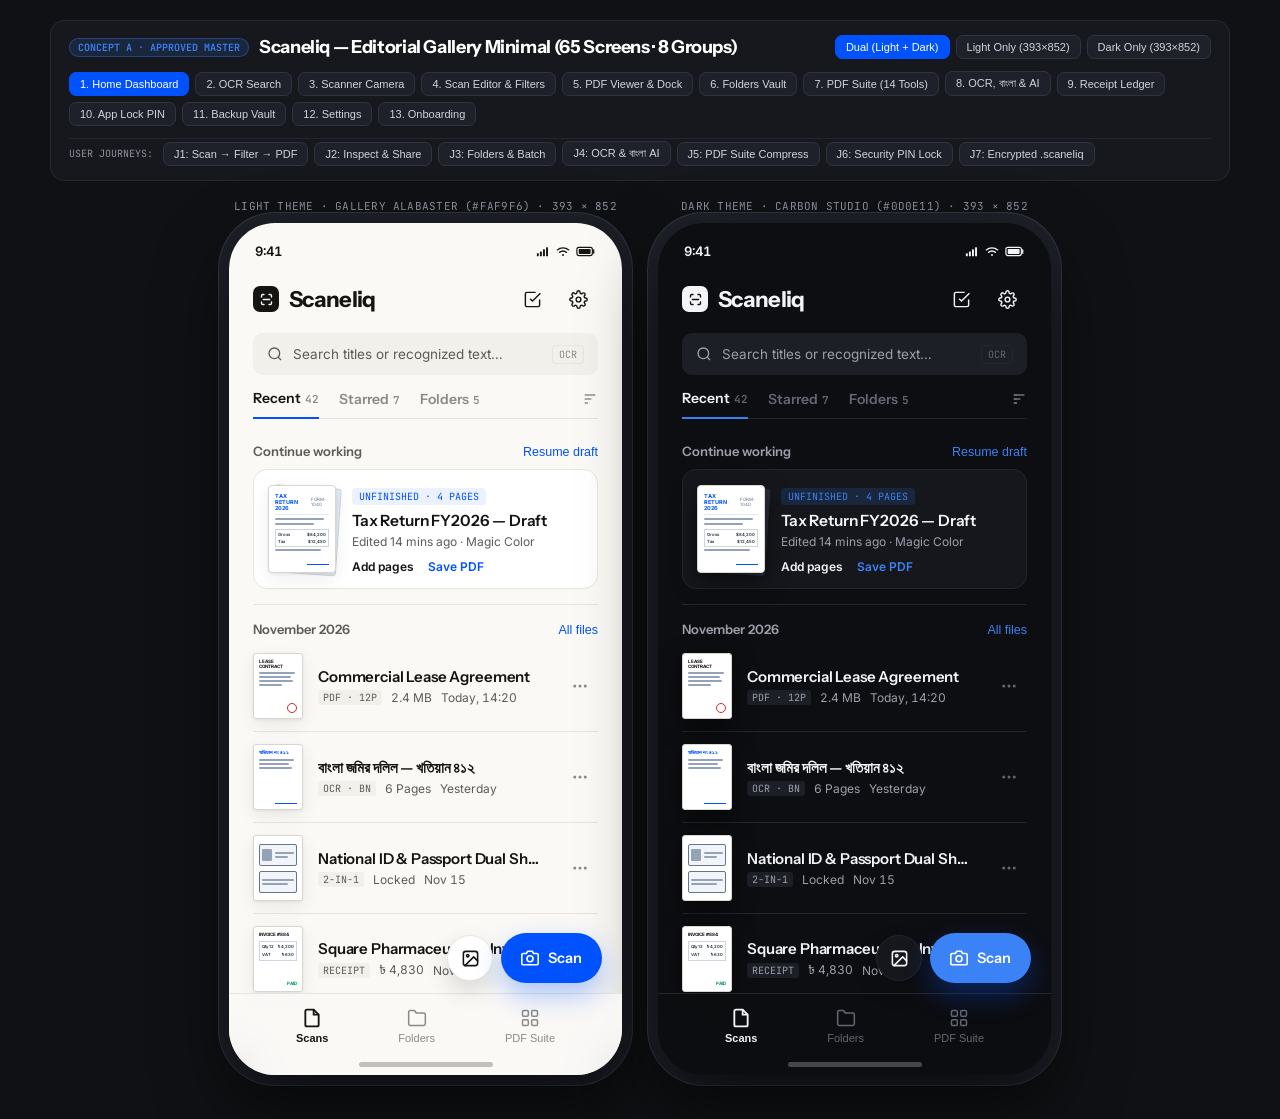
<file: research-output/ux-prototypes/full-app/index.html>
<!DOCTYPE html>
<html lang="en">
<head>
  <meta charset="UTF-8" />
  <meta name="viewport" content="width=device-width, initial-scale=1.0" />
  <title>Scaneliq — Full Application Interactive Prototype (Concept A: Editorial Gallery Minimal)</title>
  <link rel="preconnect" href="https://fonts.googleapis.com" />
  <link rel="preconnect" href="https://fonts.gstatic.com" crossorigin />
  <link href="https://fonts.googleapis.com/css2?family=Instrument+Sans:wght@500;600;700&family=Inter:wght@400;500;600&family=JetBrains+Mono:wght@500;600&family=Noto+Sans+Bengali:wght@500;600;700&display=swap" rel="stylesheet" />
  <link rel="stylesheet" href="design-tokens.css" />
  <link rel="stylesheet" href="styles.css" />
</head>
<body>

  <!-- Inline SVG Symbol Sprite (File-Protocol Safe) -->
  <svg xmlns="http://www.w3.org/2000/svg" style="display:none">
    <symbol id="ic-glyph" viewBox="0 0 24 24" fill="none" stroke="currentColor" stroke-width="2.2" stroke-linecap="round" stroke-linejoin="round">
      <path d="M4 8V6a2 2 0 0 1 2-2h2"/><path d="M4 16v2a2 2 0 0 0 2 2h2"/><path d="M16 4h2a2 2 0 0 1 2 2v2"/><path d="M16 20h2a2 2 0 0 0 2-2v-2"/><line x1="7" y1="12" x2="17" y2="12"/>
    </symbol>
    <symbol id="ic-signal" viewBox="0 0 16 12" fill="currentColor">
      <rect x="1" y="8" width="2.2" height="3.5" rx="0.6"/><rect x="4.5" y="6" width="2.2" height="5.5" rx="0.6"/><rect x="8" y="3.5" width="2.2" height="8" rx="0.6"/><rect x="11.5" y="1" width="2.2" height="10.5" rx="0.6"/>
    </symbol>
    <symbol id="ic-wifi" viewBox="0 0 16 12" fill="none" stroke="currentColor" stroke-width="1.5" stroke-linecap="round">
      <path d="M1.5 4.2a10 10 0 0 1 13 0"/><path d="M4 7a6.5 6.5 0 0 1 8 0"/><circle cx="8" cy="10" r="1.1" fill="currentColor" stroke="none"/>
    </symbol>
    <symbol id="ic-battery" viewBox="0 0 22 12" fill="none">
      <rect x="1" y="1.5" width="17" height="9" rx="2.2" stroke="currentColor" stroke-width="1.3"/><rect x="3" y="3.3" width="13" height="5.4" rx="1" fill="currentColor"/><path d="M19.5 4.2v3.6" stroke="currentColor" stroke-width="1.4" stroke-linecap="round"/>
    </symbol>
    <symbol id="ic-camera" viewBox="0 0 24 24" fill="none" stroke="currentColor" stroke-width="2.2" stroke-linecap="round" stroke-linejoin="round">
      <path d="M23 19a2 2 0 0 1-2 2H3a2 2 0 0 1-2-2V8a2 2 0 0 1 2-2h4l2-3h6l2 3h4a2 2 0 0 1 2 2z"/><circle cx="12" cy="13" r="4"/>
    </symbol>
    <symbol id="ic-gallery" viewBox="0 0 24 24" fill="none" stroke="currentColor" stroke-width="2" stroke-linecap="round" stroke-linejoin="round">
      <rect x="3" y="3" width="18" height="18" rx="3"/><circle cx="8.5" cy="8.5" r="1.5"/><polyline points="21 15 16 10 5 21"/>
    </symbol>
    <symbol id="ic-folder" viewBox="0 0 24 24" fill="none" stroke="currentColor" stroke-width="1.8" stroke-linecap="round" stroke-linejoin="round">
      <path d="M22 19a2 2 0 0 1-2 2H4a2 2 0 0 1-2-2V5a2 2 0 0 1 2-2h5l2 3h9a2 2 0 0 1 2 2z"/>
    </symbol>
    <symbol id="ic-doc" viewBox="0 0 24 24" fill="none" stroke="currentColor" stroke-width="1.8" stroke-linecap="round" stroke-linejoin="round">
      <path d="M14 2H6a2 2 0 0 0-2 2v16a2 2 0 0 0 2 2h12a2 2 0 0 0 2-2V8z"/><polyline points="14 2 14 8 20 8"/>
    </symbol>
    <symbol id="ic-grid" viewBox="0 0 24 24" fill="none" stroke="currentColor" stroke-width="1.8" stroke-linecap="round" stroke-linejoin="round">
      <rect x="3" y="3" width="7" height="7" rx="1.5"/><rect x="14" y="3" width="7" height="7" rx="1.5"/><rect x="3" y="14" width="7" height="7" rx="1.5"/><rect x="14" y="14" width="7" height="7" rx="1.5"/>
    </symbol>
    <symbol id="ic-back" viewBox="0 0 24 24" fill="none" stroke="currentColor" stroke-width="2" stroke-linecap="round" stroke-linejoin="round">
      <line x1="19" y1="12" x2="5" y2="12"/><polyline points="12 19 5 12 12 5"/>
    </symbol>
  </svg>

  <!-- Studio Control Header (Interactive Screen & User Journey Switcher) -->
  <div class="studio-shell">
    <div class="studio-top">
      <div class="studio-brand">
        <span class="studio-badge">CONCEPT A · APPROVED MASTER</span>
        <span class="studio-title">Scaneliq — Editorial Gallery Minimal (65 Screens · 8 Groups)</span>
      </div>
      <div class="studio-controls">
        <button class="studio-btn active" data-view-btn="dual" onclick="App.setViewMode('dual')">Dual (Light + Dark)</button>
        <button class="studio-btn" data-view-btn="light" onclick="App.setViewMode('light')">Light Only (393×852)</button>
        <button class="studio-btn" data-view-btn="dark" onclick="App.setViewMode('dark')">Dark Only (393×852)</button>
      </div>
    </div>

    <!-- Screen Switcher Bar -->
    <div class="studio-controls">
      <button class="studio-btn active" data-screen-btn="home" onclick="App.go('home')">1. Home Dashboard</button>
      <button class="studio-btn" data-screen-btn="search" onclick="App.go('search')">2. OCR Search</button>
      <button class="studio-btn" data-screen-btn="camera" onclick="App.go('camera')">3. Scanner Camera</button>
      <button class="studio-btn" data-screen-btn="editor" onclick="App.go('editor')">4. Scan Editor & Filters</button>
      <button class="studio-btn" data-screen-btn="viewer" onclick="App.go('viewer')">5. PDF Viewer & Dock</button>
      <button class="studio-btn" data-screen-btn="folders" onclick="App.go('folders')">6. Folders Vault</button>
      <button class="studio-btn" data-screen-btn="pdf-suite" onclick="App.go('pdf-suite')">7. PDF Suite (14 Tools)</button>
      <button class="studio-btn" data-screen-btn="ocr-ai" onclick="App.go('ocr-ai')">8. OCR, বাংলা & AI</button>
      <button class="studio-btn" data-screen-btn="receipt" onclick="App.go('pdf-suite', 'receipt')">9. Receipt Ledger</button>
      <button class="studio-btn" data-screen-btn="lock" onclick="App.setSettingsSub('lock'); App.go('settings')">10. App Lock PIN</button>
      <button class="studio-btn" data-screen-btn="backup" onclick="App.setSettingsSub('backup'); App.go('settings')">11. Backup Vault</button>
      <button class="studio-btn" data-screen-btn="settings" onclick="App.setSettingsSub(null); App.go('settings')">12. Settings</button>
      <button class="studio-btn" data-screen-btn="onboarding" onclick="App.go('onboarding')">13. Onboarding</button>
    </div>

    <!-- 7 User Journeys Bar -->
    <div class="studio-controls" style="padding-top:2px;border-top:1px solid #23262F;">
      <span style="font-family:var(--font-mono);font-size:10px;color:#8E929F;align-self:center;margin-right:4px;">USER JOURNEYS:</span>
      <button class="studio-btn" onclick="App.runJourney(1)">J1: Scan → Filter → PDF</button>
      <button class="studio-btn" onclick="App.runJourney(2)">J2: Inspect & Share</button>
      <button class="studio-btn" onclick="App.runJourney(3)">J3: Folders & Batch</button>
      <button class="studio-btn" onclick="App.runJourney(4)">J4: OCR & বাংলা AI</button>
      <button class="studio-btn" onclick="App.runJourney(5)">J5: PDF Suite Compress</button>
      <button class="studio-btn" onclick="App.runJourney(6)">J6: Security PIN Lock</button>
      <button class="studio-btn" onclick="App.runJourney(7)">J7: Encrypted .scaneliq</button>
    </div>
  </div>

  <!-- Dual Synchronized 393 × 852 Viewports -->
  <div id="stage-wrap" class="stage-wrap">
    <div id="col-light" class="device-col">
      <div class="device-tag">LIGHT THEME · GALLERY ALABASTER (#FAF9F6) · 393 × 852</div>
      <div id="viewport-light" class="viewport theme-light"></div>
    </div>

    <div id="col-dark" class="device-col">
      <div class="device-tag">DARK THEME · CARBON STUDIO (#0D0E11) · 393 × 852</div>
      <div id="viewport-dark" class="viewport theme-dark"></div>
    </div>
  </div>

  <script src="screens/screens-renderer.js"></script>
  <script src="app.js"></script>
</body>
</html>
</file>
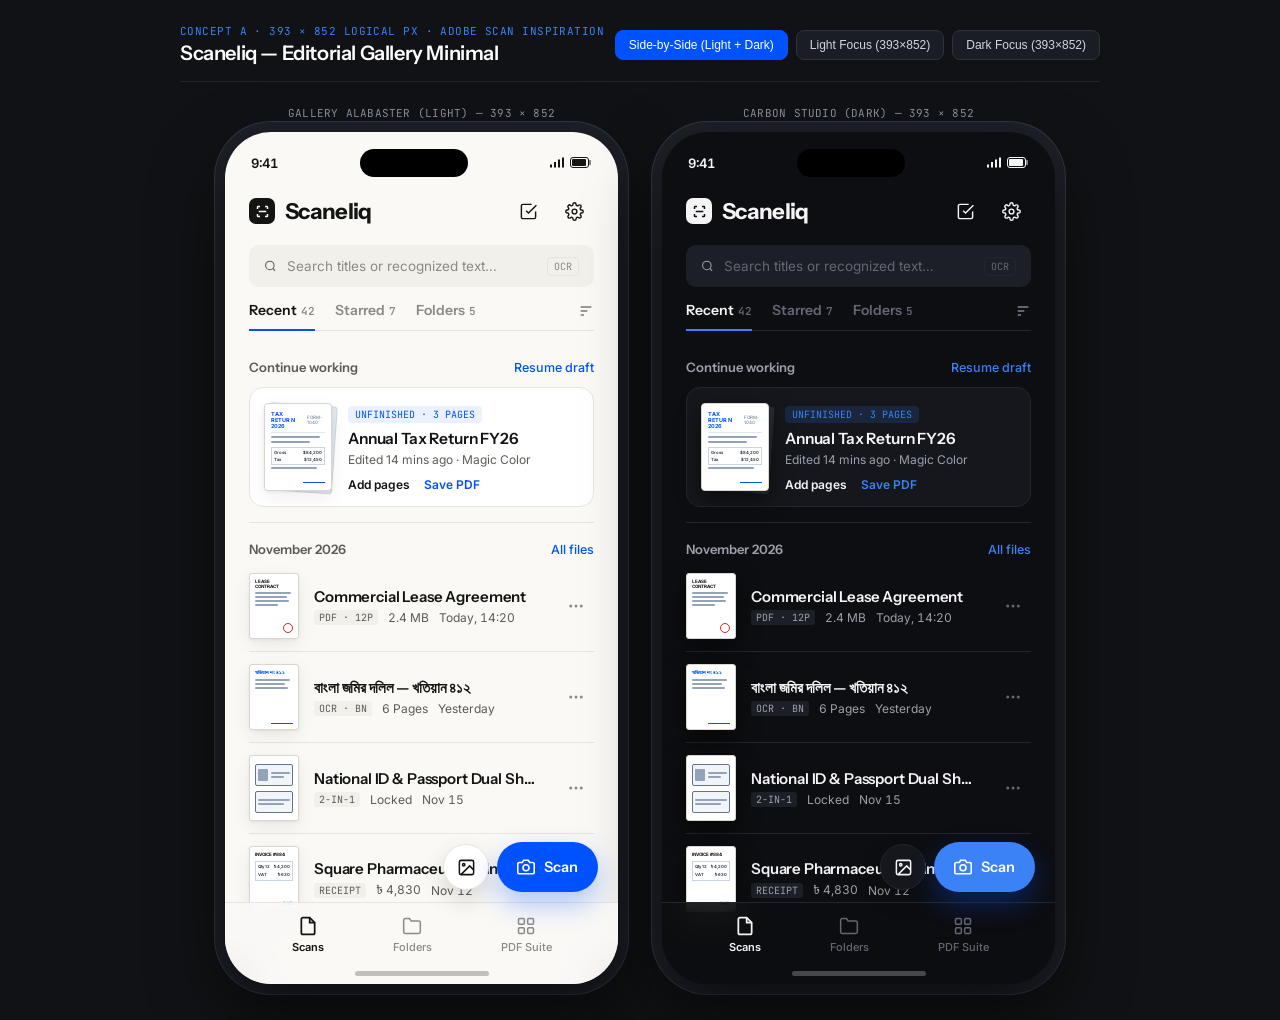
<file: research-output/ux-prototypes/SCANELIQ_HOME_CONCEPT_A_PREMIUM_MINIMAL.html>
<!DOCTYPE html>
<html lang="en">
<head>
  <meta charset="UTF-8" />
  <meta name="viewport" content="width=device-width, initial-scale=1.0" />
  <title>Scaneliq — Concept A: Premium Minimal (393 × 852)</title>
  <link rel="preconnect" href="https://fonts.googleapis.com">
  <link rel="preconnect" href="https://fonts.gstatic.com" crossorigin>
  <link href="https://fonts.googleapis.com/css2?family=Instrument+Sans:wght@500;600;700&family=Inter:wght@400;500;600&family=JetBrains+Mono:wght@500&family=Noto+Sans+Bengali:wght@500;600&display=swap" rel="stylesheet">
  <style>
    :root {
      --font-head: 'Instrument Sans', 'Inter', -apple-system, sans-serif;
      --font-body: 'Inter', 'Noto Sans Bengali', -apple-system, sans-serif;
      --font-mono: 'JetBrains Mono', monospace;
    }

    * { box-sizing: border-box; margin: 0; padding: 0; -webkit-font-smoothing: antialiased; }

    body {
      background: #111215;
      color: #F4F4F6;
      font-family: var(--font-body);
      min-height: 100vh;
      display: flex;
      flex-direction: column;
      align-items: center;
      padding: 24px 24px 36px;
      overflow-x: hidden;
    }
    body::-webkit-scrollbar { display: none; }

    /* Studio Presentation Bar */
    .studio-bar {
      width: 100%;
      max-width: 920px;
      display: flex;
      justify-content: space-between;
      align-items: center;
      margin-bottom: 24px;
      padding-bottom: 16px;
      border-bottom: 1px solid #23252C;
    }
    .studio-meta { display: flex; flex-direction: column; gap: 3px; }
    .studio-tag {
      font-family: var(--font-mono);
      font-size: 11px;
      color: #3B82F6;
      letter-spacing: 0.04em;
    }
    .studio-title {
      font-family: var(--font-head);
      font-size: 20px;
      font-weight: 600;
      letter-spacing: -0.02em;
      color: #FFFFFF;
    }
    .studio-controls { display: flex; gap: 8px; }
    .studio-btn {
      background: #1B1D24;
      color: #D1D5DB;
      border: 1px solid #2E323E;
      padding: 7px 13px;
      border-radius: 8px;
      font-size: 12px;
      font-weight: 500;
      cursor: pointer;
      transition: all 0.15s ease;
    }
    .studio-btn.active, .studio-btn:hover {
      background: #0052FF;
      color: #FFFFFF;
      border-color: #0052FF;
    }

    /* Stage holding 393x852 logical pixel viewports */
    .stage {
      display: flex;
      gap: 44px;
      justify-content: center;
      align-items: flex-start;
      flex-wrap: wrap;
    }
    .device-col {
      display: flex;
      flex-direction: column;
      align-items: center;
      gap: 12px;
    }
    .device-caption {
      font-family: var(--font-mono);
      font-size: 11px;
      color: #8E929F;
      letter-spacing: 0.02em;
    }

    /* EXACT 393 x 852 LOGICAL PIXEL MOBILE VIEWPORT */
    .viewport {
      width: 393px;
      height: 852px;
      border-radius: 46px;
      position: relative;
      overflow: hidden;
      display: flex;
      flex-direction: column;
      box-shadow: 0 30px 70px rgba(0,0,0,0.6), 0 0 0 10px #1E2028, 0 0 0 11px #323644;
      user-select: none;
    }

    /* Individually Crafted Light & Dark Themes */
    .viewport.theme-light {
      --bg: #FAF9F6;
      --surface: #FFFFFF;
      --surface-subtle: #F2F0EB;
      --text-1: #141413;
      --text-2: #5C5B57;
      --text-3: #8C8A84;
      --hairline: #E6E4DD;
      --accent: #0052FF;
      --accent-soft: rgba(0, 82, 255, 0.08);
      --badge-bg: #141413;
      --badge-fg: #FFFFFF;
      --nav-glass: rgba(250, 249, 246, 0.88);
      --paper-shadow: 0 6px 18px rgba(20, 20, 19, 0.07), 0 1px 3px rgba(20, 20, 19, 0.06);
      background: var(--bg);
      color: var(--text-1);
    }

    .viewport.theme-dark {
      --bg: #0D0E11;
      --surface: #15171C;
      --surface-subtle: #1C1F26;
      --text-1: #F4F4F6;
      --text-2: #9CA0AB;
      --text-3: #636773;
      --hairline: #23262F;
      --accent: #3B82F6;
      --accent-soft: rgba(59, 130, 246, 0.14);
      --badge-bg: #262A34;
      --badge-fg: #E5E7EB;
      --nav-glass: rgba(13, 14, 17, 0.88);
      --paper-shadow: 0 8px 22px rgba(0, 0, 0, 0.55);
      background: var(--bg);
      color: var(--text-1);
    }

    /* Safe Area Top (47px) */
    .safe-top {
      height: 47px;
      padding: 14px 26px 0;
      display: flex;
      justify-content: space-between;
      align-items: center;
      font-size: 13px;
      font-weight: 600;
      font-variant-numeric: tabular-nums;
      flex-shrink: 0;
    }
    .dynamic-island {
      width: 108px;
      height: 28px;
      background: #000000;
      border-radius: 999px;
    }
    .status-icons { display: flex; align-items: center; gap: 6px; }

    /* Minimal Editorial Header */
    .header {
      padding: 12px 24px 14px;
      display: flex;
      justify-content: space-between;
      align-items: center;
      flex-shrink: 0;
    }
    .brand-lockup {
      display: flex;
      align-items: center;
      gap: 10px;
    }
    .brand-glyph {
      width: 26px;
      height: 26px;
      border-radius: 7px;
      background: var(--text-1);
      color: var(--bg);
      display: flex;
      align-items: center;
      justify-content: center;
    }
    .brand-word {
      font-family: var(--font-head);
      font-size: 22px;
      font-weight: 700;
      letter-spacing: -0.03em;
    }
    .header-actions {
      display: flex;
      align-items: center;
      gap: 6px;
    }
    .icon-hit {
      width: 40px;
      height: 40px;
      border-radius: 50%;
      display: flex;
      align-items: center;
      justify-content: center;
      color: var(--text-1);
      cursor: pointer;
      transition: background 0.15s;
    }
    .icon-hit:hover { background: var(--surface-subtle); }

    /* Search & Scope Strip */
    .search-zone {
      padding: 0 24px 16px;
      display: flex;
      flex-direction: column;
      gap: 14px;
      flex-shrink: 0;
    }
    .search-bar {
      height: 42px;
      border-radius: 10px;
      background: var(--surface-subtle);
      padding: 0 14px;
      display: flex;
      align-items: center;
      gap: 10px;
      color: var(--text-2);
      font-size: 13.5px;
      border: 1px solid transparent;
      transition: border-color 0.15s;
    }
    .search-bar input {
      background: transparent;
      border: none;
      outline: none;
      color: var(--text-1);
      font-family: var(--font-body);
      font-size: 13.5px;
      width: 100%;
    }
    .search-bar input::placeholder { color: var(--text-3); }
    .search-kbd {
      font-family: var(--font-mono);
      font-size: 10px;
      color: var(--text-3);
      padding: 2px 6px;
      border-radius: 4px;
      border: 1px solid var(--hairline);
      white-space: nowrap;
    }

    /* Editorial Scope Tabs (Not pill clutter) */
    .scope-tabs {
      display: flex;
      align-items: center;
      justify-content: space-between;
      border-bottom: 1px solid var(--hairline);
      padding-bottom: 10px;
    }
    .scope-list {
      display: flex;
      gap: 20px;
    }
    .scope-tab {
      font-family: var(--font-head);
      font-size: 14px;
      font-weight: 600;
      color: var(--text-3);
      cursor: pointer;
      position: relative;
      padding-bottom: 10px;
      margin-bottom: -11px;
    }
    .scope-tab.active {
      color: var(--text-1);
      border-bottom: 2px solid var(--accent);
    }
    .scope-count {
      font-family: var(--font-mono);
      font-size: 11px;
      color: var(--text-3);
      margin-left: 4px;
    }

    /* Main Content Scroll */
    .content {
      flex: 1;
      overflow-y: auto;
      padding: 4px 24px 110px;
      scrollbar-width: none;
    }
    .content::-webkit-scrollbar { display: none; }

    /* Featured Working Folio (Single Editorial Highlight) */
    .folio-section {
      padding: 8px 0 15px;
      border-bottom: 1px solid var(--hairline);
    }
    .section-head {
      display: flex;
      justify-content: space-between;
      align-items: baseline;
      margin-bottom: 12px;
    }
    .section-title {
      font-family: var(--font-head);
      font-size: 13px;
      font-weight: 600;
      color: var(--text-2);
    }
    .section-action {
      font-size: 12.5px;
      font-weight: 500;
      color: var(--accent);
      cursor: pointer;
    }

    .folio-card {
      display: flex;
      gap: 16px;
      align-items: center;
      padding: 14px;
      border-radius: 14px;
      background: var(--surface);
      border: 1px solid var(--hairline);
      cursor: pointer;
    }
    /* Realistic Multi-Page Paper Stack Thumbnail */
    .folio-paper-stack {
      width: 68px;
      height: 88px;
      position: relative;
      flex-shrink: 0;
    }
    .paper-back {
      position: absolute;
      inset: 0;
      background: #E2E8F0;
      border-radius: 4px;
      transform: rotate(4deg) translate(3px, 1px);
      border: 1px solid rgba(0,0,0,0.08);
    }
    .paper-front {
      position: relative;
      width: 100%;
      height: 100%;
      background: #FFFFFF;
      border-radius: 4px;
      box-shadow: var(--paper-shadow);
      border: 1px solid #D8D6CE;
      padding: 7px 6px;
      color: #141413;
      display: flex;
      flex-direction: column;
      justify-content: space-between;
      overflow: hidden;
    }
    .mini-doc-header {
      display: flex;
      justify-content: space-between;
      align-items: center;
      border-bottom: 1px solid #E2E8F0;
      padding-bottom: 3px;
    }
    .mini-doc-title { font-size: 5.5px; font-weight: 700; color: #0052FF; letter-spacing: 0.02em; }
    .mini-doc-date { font-size: 4.5px; color: #64748B; }
    .mini-doc-body { display: flex; flex-direction: column; gap: 2.5px; margin-top: 3px; }
    .mini-text-line { height: 2px; background: #94A3B8; border-radius: 1px; }
    .mini-table {
      margin-top: 2px;
      border: 0.5px solid #CBD5E1;
      padding: 2px;
      display: flex;
      flex-direction: column;
      gap: 1.5px;
    }
    .mini-table-row { display: flex; justify-content: space-between; font-size: 4.2px; color: #1E293B; font-weight: 600; }
    .mini-sig {
      align-self: flex-end;
      width: 22px;
      height: 8px;
      border-bottom: 0.75px solid #0052FF;
    }

    .folio-info { flex: 1; min-width: 0; }
    .folio-pill {
      display: inline-flex;
      align-items: center;
      gap: 5px;
      font-family: var(--font-mono);
      font-size: 10px;
      color: var(--accent);
      background: var(--accent-soft);
      padding: 2px 7px;
      border-radius: 4px;
      margin-bottom: 6px;
    }
    .folio-name {
      font-family: var(--font-head);
      font-size: 15.5px;
      font-weight: 600;
      letter-spacing: -0.01em;
      margin-bottom: 4px;
      white-space: nowrap;
      overflow: hidden;
      text-overflow: ellipsis;
    }
    .folio-sub {
      font-size: 12px;
      color: var(--text-2);
      margin-bottom: 10px;
    }
    .folio-actions {
      display: flex;
      gap: 14px;
      font-size: 12px;
      font-weight: 600;
      color: var(--text-1);
    }
    .folio-actions span {
      display: inline-flex;
      align-items: center;
      gap: 4px;
    }

    /* Editorial Borderless Document Feed */
    .doc-stream {
      display: flex;
      flex-direction: column;
    }
    .stream-row {
      display: flex;
      align-items: center;
      gap: 15px;
      padding: 12px 0;
      border-bottom: 1px solid var(--hairline);
      cursor: pointer;
      transition: opacity 0.15s;
    }
    .stream-row:hover { opacity: 0.85; }

    /* Realistic Miniature A4 Document Thumbnails */
    .doc-sheet {
      width: 50px;
      height: 66px;
      background: #FFFFFF;
      border-radius: 3px;
      border: 1px solid #D8D6CE;
      box-shadow: var(--paper-shadow);
      padding: 5px;
      display: flex;
      flex-direction: column;
      justify-content: space-between;
      flex-shrink: 0;
      position: relative;
      color: #111;
    }
    .sheet-seal {
      width: 10px;
      height: 10px;
      border-radius: 50%;
      border: 1px solid #DC2626;
      position: absolute;
      bottom: 5px;
      right: 5px;
    }
    .sheet-id-box {
      height: 22px;
      border: 0.75px solid #64748B;
      border-radius: 2px;
      background: #F1F5F9;
      display: flex;
      align-items: center;
      padding: 2px;
      gap: 3px;
    }
    .sheet-avatar {
      width: 10px;
      height: 12px;
      background: #94A3B8;
      border-radius: 1px;
    }

    .row-main { flex: 1; min-width: 0; }
    .row-title {
      font-family: var(--font-head);
      font-size: 15px;
      font-weight: 600;
      letter-spacing: -0.01em;
      color: var(--text-1);
      white-space: nowrap;
      overflow: hidden;
      text-overflow: ellipsis;
      margin-bottom: 4px;
    }
    .row-meta {
      display: flex;
      align-items: center;
      gap: 10px;
      font-size: 12px;
      color: var(--text-2);
      font-variant-numeric: tabular-nums;
    }
    .meta-tag {
      font-family: var(--font-mono);
      font-size: 10px;
      padding: 1px 5px;
      border-radius: 3px;
      background: var(--surface-subtle);
      color: var(--text-2);
    }

    .row-more {
      width: 36px;
      height: 36px;
      display: flex;
      align-items: center;
      justify-content: center;
      color: var(--text-3);
      border-radius: 50%;
    }

    /* Adobe Scan Inspired Thumb-Zone Floating Capture Cluster */
    .fab-cluster {
      position: absolute;
      right: 20px;
      bottom: 92px;
      display: flex;
      align-items: center;
      gap: 8px;
      z-index: 20;
    }
    .fab-secondary {
      width: 46px;
      height: 46px;
      border-radius: 50%;
      background: var(--surface);
      color: var(--text-1);
      border: 1px solid var(--hairline);
      box-shadow: 0 10px 24px rgba(0, 0, 0, 0.14);
      display: flex;
      align-items: center;
      justify-content: center;
      cursor: pointer;
    }
    .fab-primary {
      height: 50px;
      padding: 0 20px;
      border-radius: 999px;
      background: var(--accent);
      color: #FFFFFF;
      box-shadow: 0 12px 28px rgba(0, 82, 255, 0.32);
      display: flex;
      align-items: center;
      gap: 9px;
      font-family: var(--font-head);
      font-size: 14.5px;
      font-weight: 600;
      cursor: pointer;
      border: none;
    }

    /* Minimal 3-Destination Bottom Bar + Home Indicator (82px total) */
    .bottom-nav {
      position: absolute;
      bottom: 0;
      left: 0;
      right: 0;
      height: 82px;
      padding: 8px 32px 26px;
      background: var(--nav-glass);
      backdrop-filter: blur(16px);
      -webkit-backdrop-filter: blur(16px);
      border-top: 1px solid var(--hairline);
      display: flex;
      justify-content: space-around;
      align-items: center;
      z-index: 15;
    }
    .nav-tab {
      display: flex;
      flex-direction: column;
      align-items: center;
      gap: 4px;
      color: var(--text-3);
      font-size: 11px;
      font-weight: 500;
      cursor: pointer;
    }
    .nav-tab.active {
      color: var(--text-1);
      font-weight: 600;
    }
    .home-indicator {
      position: absolute;
      bottom: 8px;
      left: 50%;
      transform: translateX(-50%);
      width: 134px;
      height: 5px;
      border-radius: 999px;
      background: var(--text-1);
      opacity: 0.25;
    }
  </style>
</head>
<body>

  <header class="studio-bar">
    <div class="studio-meta">
      <span class="studio-tag">CONCEPT A · 393 × 852 LOGICAL PX · ADOBE SCAN INSPIRATION</span>
      <h1 class="studio-title">Scaneliq — Editorial Gallery Minimal</h1>
    </div>
    <div class="studio-controls">
      <button class="studio-btn active" onclick="setView('both', this)">Side-by-Side (Light + Dark)</button>
      <button class="studio-btn" onclick="setView('light', this)">Light Focus (393×852)</button>
      <button class="studio-btn" onclick="setView('dark', this)">Dark Focus (393×852)</button>
    </div>
  </header>

  <main class="stage">

    <!-- ==================== LIGHT THEME (393 x 852) ==================== -->
    <div class="device-col" id="col-light">
      <span class="device-caption">GALLERY ALABASTER (LIGHT) — 393 × 852</span>
      <section class="viewport theme-light">
        <div class="safe-top">
          <span>9:41</span>
          <div class="dynamic-island"></div>
          <div class="status-icons">
            <svg width="15" height="11" viewBox="0 0 15 11" fill="currentColor"><path d="M1 7.5h2v3H1zm4-2.5h2v5.5H5zm4-2.5h2v8H9zm4-2h2v10h-2z"/></svg>
            <svg width="22" height="11" viewBox="0 0 22 11" fill="none"><rect x="0.5" y="0.5" width="18" height="10" rx="2.5" stroke="currentColor"/><rect x="2" y="2" width="14" height="7" rx="1" fill="currentColor"/><path d="M20 3.5v4" stroke="currentColor" stroke-linecap="round"/></svg>
          </div>
        </div>

        <header class="header">
          <div class="brand-lockup">
            <div class="brand-glyph">
              <svg width="15" height="15" viewBox="0 0 24 24" fill="none" stroke="currentColor" stroke-width="2.4"><path d="M4 8V5a1 1 0 0 1 1-1h3M20 8V5a1 1 0 0 0-1-1h-3M4 16v3a1 1 0 0 0 1 1h3M20 16v3a1 1 0 0 1-1 1h-3"/><line x1="6" y1="12" x2="18" y2="12"/></svg>
            </div>
            <span class="brand-word">Scaneliq</span>
          </div>
          <div class="header-actions">
            <div class="icon-hit" title="Select Multiple">
              <svg width="19" height="19" viewBox="0 0 24 24" fill="none" stroke="currentColor" stroke-width="1.8"><path d="M9 11l3 3L22 4"/><path d="M21 12v7a2 2 0 0 1-2 2H5a2 2 0 0 1-2-2V5a2 2 0 0 1 2-2h11"/></svg>
            </div>
            <div class="icon-hit" title="Vault Settings">
              <svg width="19" height="19" viewBox="0 0 24 24" fill="none" stroke="currentColor" stroke-width="1.8"><circle cx="12" cy="12" r="3"/><path d="M19.4 15a1.65 1.65 0 0 0 .33 1.82l.06.06a2 2 0 1 1-2.83 2.83l-.06-.06a1.65 1.65 0 0 0-1.82-.33 1.65 1.65 0 0 0-1 1.51V21a2 2 0 1 1-4 0v-.09A1.65 1.65 0 0 0 9 19.4a1.65 1.65 0 0 0-1.82.33l-.06.06a2 2 0 1 1-2.83-2.83l.06-.06A1.65 1.65 0 0 0 4.68 15a1.65 1.65 0 0 0-1.51-1H3a2 2 0 1 1 0-4h.09A1.65 1.65 0 0 0 4.6 9a1.65 1.65 0 0 0-.33-1.82l-.06-.06a2 2 0 1 1 2.83-2.83l.06.06A1.65 1.65 0 0 0 9 4.68a1.65 1.65 0 0 0 1-1.51V3a2 2 0 1 1 4 0v.09a1.65 1.65 0 0 0 1 1.51 1.65 1.65 0 0 0 1.82-.33l.06-.06a2 2 0 1 1 2.83 2.83l-.06.06a1.65 1.65 0 0 0-.33 1.82V9c.26.6.85 1 1.51 1H21a2 2 0 1 1 0 4h-.09a1.65 1.65 0 0 0-1.51 1z"/></svg>
            </div>
          </div>
        </header>

        <div class="search-zone">
          <div class="search-bar">
            <svg width="16" height="16" viewBox="0 0 24 24" fill="none" stroke="currentColor" stroke-width="2"><circle cx="11" cy="11" r="8"/><line x1="21" y1="21" x2="16.65" y2="16.65"/></svg>
            <input type="text" placeholder="Search titles or recognized text…" oninput="filterList(this, 'stream-light')" />
            <span class="search-kbd">OCR</span>
          </div>

          <div class="scope-tabs">
            <div class="scope-list">
              <div class="scope-tab active" onclick="switchScope(this)">Recent<span class="scope-count">42</span></div>
              <div class="scope-tab" onclick="switchScope(this)">Starred<span class="scope-count">7</span></div>
              <div class="scope-tab" onclick="switchScope(this)">Folders<span class="scope-count">5</span></div>
            </div>
            <svg width="16" height="16" viewBox="0 0 24 24" fill="none" stroke="var(--text-2)" stroke-width="1.8"><line x1="4" y1="6" x2="20" y2="6"/><line x1="4" y1="12" x2="14" y2="12"/><line x1="4" y1="18" x2="9" y2="18"/></svg>
          </div>
        </div>

        <div class="content">
          <div class="folio-section">
            <div class="section-head">
              <span class="section-title">Continue working</span>
              <span class="section-action">Resume draft</span>
            </div>
            <div class="folio-card">
              <div class="folio-paper-stack">
                <div class="paper-back"></div>
                <div class="paper-front">
                  <div>
                    <div class="mini-doc-header">
                      <span class="mini-doc-title">TAX RETURN 2026</span>
                      <span class="mini-doc-date">FORM-1040</span>
                    </div>
                    <div class="mini-doc-body">
                      <div class="mini-text-line" style="width:90%"></div>
                      <div class="mini-text-line" style="width:72%"></div>
                      <div class="mini-table">
                        <div class="mini-table-row"><span>Gross</span><span>$84,200</span></div>
                        <div class="mini-table-row"><span>Tax</span><span>$12,450</span></div>
                      </div>
                      <div class="mini-text-line" style="width:85%"></div>
                    </div>
                  </div>
                  <div class="mini-sig"></div>
                </div>
              </div>
              <div class="folio-info">
                <div class="folio-pill">UNFINISHED · 3 PAGES</div>
                <div class="folio-name">Annual Tax Return FY26</div>
                <div class="folio-sub">Edited 14 mins ago · Magic Color</div>
                <div class="folio-actions">
                  <span>Add pages</span>
                  <span style="color:var(--accent)">Save PDF</span>
                </div>
              </div>
            </div>
          </div>

          <div class="section-head" style="margin-top: 18px; margin-bottom: 4px;">
            <span class="section-title">November 2026</span>
            <span class="section-action">All files</span>
          </div>

          <div class="doc-stream" id="stream-light">
            <div class="stream-row" data-title="Commercial Lease Agreement">
              <div class="doc-sheet">
                <div>
                  <div style="font-size:4.5px;font-weight:700;color:#111;">LEASE CONTRACT</div>
                  <div class="mini-text-line" style="margin-top:3px;width:95%"></div>
                  <div class="mini-text-line" style="margin-top:2px;width:85%"></div>
                  <div class="mini-text-line" style="margin-top:2px;width:90%"></div>
                  <div class="mini-text-line" style="margin-top:2px;width:60%"></div>
                </div>
                <div class="sheet-seal"></div>
              </div>
              <div class="row-main">
                <div class="row-title">Commercial Lease Agreement</div>
                <div class="row-meta">
                  <span class="meta-tag">PDF · 12P</span>
                  <span>2.4 MB</span>
                  <span>Today, 14:20</span>
                </div>
              </div>
              <div class="row-more">
                <svg width="18" height="18" viewBox="0 0 24 24" fill="none" stroke="currentColor" stroke-width="2"><circle cx="12" cy="12" r="1"/><circle cx="19" cy="12" r="1"/><circle cx="5" cy="12" r="1"/></svg>
              </div>
            </div>

            <div class="stream-row" data-title="বাংলা জমির দলিল - খতিয়ান ৪১২">
              <div class="doc-sheet">
                <div>
                  <div style="font-size:4.5px;font-weight:700;color:#0052FF;">খতিয়ান নং ৪১২</div>
                  <div class="mini-text-line" style="margin-top:3px;width:92%"></div>
                  <div class="mini-text-line" style="margin-top:2px;width:80%"></div>
                  <div class="mini-text-line" style="margin-top:2px;width:88%"></div>
                </div>
                <div class="mini-sig"></div>
              </div>
              <div class="row-main">
                <div class="row-title">বাংলা জমির দলিল — খতিয়ান ৪১২</div>
                <div class="row-meta">
                  <span class="meta-tag">OCR · BN</span>
                  <span>6 Pages</span>
                  <span>Yesterday</span>
                </div>
              </div>
              <div class="row-more">
                <svg width="18" height="18" viewBox="0 0 24 24" fill="none" stroke="currentColor" stroke-width="2"><circle cx="12" cy="12" r="1"/><circle cx="19" cy="12" r="1"/><circle cx="5" cy="12" r="1"/></svg>
              </div>
            </div>

            <div class="stream-row" data-title="National ID & Passport Dual Sheet">
              <div class="doc-sheet" style="justify-content:space-around;">
                <div class="sheet-id-box">
                  <div class="sheet-avatar"></div>
                  <div style="flex:1"><div class="mini-text-line"></div><div class="mini-text-line" style="margin-top:2px;width:70%"></div></div>
                </div>
                <div class="sheet-id-box">
                  <div style="flex:1"><div class="mini-text-line"></div><div class="mini-text-line" style="margin-top:2px;width:80%"></div></div>
                </div>
              </div>
              <div class="row-main">
                <div class="row-title">National ID & Passport Dual Sheet</div>
                <div class="row-meta">
                  <span class="meta-tag">2-IN-1</span>
                  <span>Locked</span>
                  <span>Nov 15</span>
                </div>
              </div>
              <div class="row-more">
                <svg width="18" height="18" viewBox="0 0 24 24" fill="none" stroke="currentColor" stroke-width="2"><circle cx="12" cy="12" r="1"/><circle cx="19" cy="12" r="1"/><circle cx="5" cy="12" r="1"/></svg>
              </div>
            </div>

            <div class="stream-row" data-title="Square Pharmaceuticals Invoice #884">
              <div class="doc-sheet">
                <div>
                  <div style="font-size:4.5px;font-weight:700;">INVOICE #884</div>
                  <div class="mini-table" style="margin-top:4px;">
                    <div class="mini-table-row"><span>Qty 12</span><span>৳4,200</span></div>
                    <div class="mini-table-row"><span>VAT</span><span>৳630</span></div>
                  </div>
                </div>
                <div style="font-size:4.5px;font-weight:700;text-align:right;color:#059669;">PAID</div>
              </div>
              <div class="row-main">
                <div class="row-title">Square Pharmaceuticals Invoice #884</div>
                <div class="row-meta">
                  <span class="meta-tag">RECEIPT</span>
                  <span>৳ 4,830</span>
                  <span>Nov 12</span>
                </div>
              </div>
              <div class="row-more">
                <svg width="18" height="18" viewBox="0 0 24 24" fill="none" stroke="currentColor" stroke-width="2"><circle cx="12" cy="12" r="1"/><circle cx="19" cy="12" r="1"/><circle cx="5" cy="12" r="1"/></svg>
              </div>
            </div>
          </div>
        </div>

        <!-- Adobe-Scan-Inspired Thumb-Zone Capture Pill Cluster -->
        <div class="fab-cluster">
          <div class="fab-secondary" title="Import from Gallery">
            <svg width="19" height="19" viewBox="0 0 24 24" fill="none" stroke="currentColor" stroke-width="1.9"><rect x="3" y="3" width="18" height="18" rx="2"/><circle cx="8.5" cy="8.5" r="1.5"/><polyline points="21 15 16 10 5 21"/></svg>
          </div>
          <button class="fab-primary">
            <svg width="18" height="18" viewBox="0 0 24 24" fill="none" stroke="currentColor" stroke-width="2.2"><path d="M23 19a2 2 0 0 1-2 2H3a2 2 0 0 1-2-2V8a2 2 0 0 1 2-2h4l2-3h6l2 3h4a2 2 0 0 1 2 2z"/><circle cx="12" cy="13" r="4"/></svg>
            Scan
          </button>
        </div>

        <nav class="bottom-nav">
          <div class="nav-tab active">
            <svg width="20" height="20" viewBox="0 0 24 24" fill="none" stroke="currentColor" stroke-width="2.1"><path d="M14 2H6a2 2 0 0 0-2 2v16a2 2 0 0 0 2 2h12a2 2 0 0 0 2-2V8z"/><polyline points="14 2 14 8 20 8"/></svg>
            <span>Scans</span>
          </div>
          <div class="nav-tab">
            <svg width="20" height="20" viewBox="0 0 24 24" fill="none" stroke="currentColor" stroke-width="1.8"><path d="M22 19a2 2 0 0 1-2 2H4a2 2 0 0 1-2-2V5a2 2 0 0 1 2-2h5l2 3h9a2 2 0 0 1 2 2z"/></svg>
            <span>Folders</span>
          </div>
          <div class="nav-tab">
            <svg width="20" height="20" viewBox="0 0 24 24" fill="none" stroke="currentColor" stroke-width="1.8"><rect x="3" y="3" width="7" height="7" rx="1.5"/><rect x="14" y="3" width="7" height="7" rx="1.5"/><rect x="3" y="14" width="7" height="7" rx="1.5"/><rect x="14" y="14" width="7" height="7" rx="1.5"/></svg>
            <span>PDF Suite</span>
          </div>
          <div class="home-indicator"></div>
        </nav>
      </section>
    </div>

    <!-- ==================== DARK THEME (393 x 852) ==================== -->
    <div class="device-col" id="col-dark">
      <span class="device-caption">CARBON STUDIO (DARK) — 393 × 852</span>
      <section class="viewport theme-dark">
        <div class="safe-top">
          <span>9:41</span>
          <div class="dynamic-island"></div>
          <div class="status-icons">
            <svg width="15" height="11" viewBox="0 0 15 11" fill="currentColor"><path d="M1 7.5h2v3H1zm4-2.5h2v5.5H5zm4-2.5h2v8H9zm4-2h2v10h-2z"/></svg>
            <svg width="22" height="11" viewBox="0 0 22 11" fill="none"><rect x="0.5" y="0.5" width="18" height="10" rx="2.5" stroke="currentColor"/><rect x="2" y="2" width="14" height="7" rx="1" fill="currentColor"/><path d="M20 3.5v4" stroke="currentColor" stroke-linecap="round"/></svg>
          </div>
        </div>

        <header class="header">
          <div class="brand-lockup">
            <div class="brand-glyph">
              <svg width="15" height="15" viewBox="0 0 24 24" fill="none" stroke="currentColor" stroke-width="2.4"><path d="M4 8V5a1 1 0 0 1 1-1h3M20 8V5a1 1 0 0 0-1-1h-3M4 16v3a1 1 0 0 0 1 1h3M20 16v3a1 1 0 0 1-1 1h-3"/><line x1="6" y1="12" x2="18" y2="12"/></svg>
            </div>
            <span class="brand-word">Scaneliq</span>
          </div>
          <div class="header-actions">
            <div class="icon-hit">
              <svg width="19" height="19" viewBox="0 0 24 24" fill="none" stroke="currentColor" stroke-width="1.8"><path d="M9 11l3 3L22 4"/><path d="M21 12v7a2 2 0 0 1-2 2H5a2 2 0 0 1-2-2V5a2 2 0 0 1 2-2h11"/></svg>
            </div>
            <div class="icon-hit">
              <svg width="19" height="19" viewBox="0 0 24 24" fill="none" stroke="currentColor" stroke-width="1.8"><circle cx="12" cy="12" r="3"/><path d="M19.4 15a1.65 1.65 0 0 0 .33 1.82l.06.06a2 2 0 1 1-2.83 2.83l-.06-.06a1.65 1.65 0 0 0-1.82-.33 1.65 1.65 0 0 0-1 1.51V21a2 2 0 1 1-4 0v-.09A1.65 1.65 0 0 0 9 19.4a1.65 1.65 0 0 0-1.82.33l-.06.06a2 2 0 1 1-2.83-2.83l.06-.06A1.65 1.65 0 0 0 4.68 15a1.65 1.65 0 0 0-1.51-1H3a2 2 0 1 1 0-4h.09A1.65 1.65 0 0 0 4.6 9a1.65 1.65 0 0 0-.33-1.82l-.06-.06a2 2 0 1 1 2.83-2.83l.06.06A1.65 1.65 0 0 0 9 4.68a1.65 1.65 0 0 0 1-1.51V3a2 2 0 1 1 4 0v.09a1.65 1.65 0 0 0 1 1.51 1.65 1.65 0 0 0 1.82-.33l.06-.06a2 2 0 1 1 2.83 2.83l-.06.06a1.65 1.65 0 0 0-.33 1.82V9c.26.6.85 1 1.51 1H21a2 2 0 1 1 0 4h-.09a1.65 1.65 0 0 0-1.51 1z"/></svg>
            </div>
          </div>
        </header>

        <div class="search-zone">
          <div class="search-bar">
            <svg width="16" height="16" viewBox="0 0 24 24" fill="none" stroke="currentColor" stroke-width="2"><circle cx="11" cy="11" r="8"/><line x1="21" y1="21" x2="16.65" y2="16.65"/></svg>
            <input type="text" placeholder="Search titles or recognized text…" oninput="filterList(this, 'stream-dark')" />
            <span class="search-kbd">OCR</span>
          </div>

          <div class="scope-tabs">
            <div class="scope-list">
              <div class="scope-tab active" onclick="switchScope(this)">Recent<span class="scope-count">42</span></div>
              <div class="scope-tab" onclick="switchScope(this)">Starred<span class="scope-count">7</span></div>
              <div class="scope-tab" onclick="switchScope(this)">Folders<span class="scope-count">5</span></div>
            </div>
            <svg width="16" height="16" viewBox="0 0 24 24" fill="none" stroke="var(--text-2)" stroke-width="1.8"><line x1="4" y1="6" x2="20" y2="6"/><line x1="4" y1="12" x2="14" y2="12"/><line x1="4" y1="18" x2="9" y2="18"/></svg>
          </div>
        </div>

        <div class="content">
          <div class="folio-section">
            <div class="section-head">
              <span class="section-title">Continue working</span>
              <span class="section-action">Resume draft</span>
            </div>
            <div class="folio-card">
              <div class="folio-paper-stack">
                <div class="paper-back" style="background:#2A2E39;"></div>
                <div class="paper-front">
                  <div>
                    <div class="mini-doc-header">
                      <span class="mini-doc-title">TAX RETURN 2026</span>
                      <span class="mini-doc-date">FORM-1040</span>
                    </div>
                    <div class="mini-doc-body">
                      <div class="mini-text-line" style="width:90%"></div>
                      <div class="mini-text-line" style="width:72%"></div>
                      <div class="mini-table">
                        <div class="mini-table-row"><span>Gross</span><span>$84,200</span></div>
                        <div class="mini-table-row"><span>Tax</span><span>$12,450</span></div>
                      </div>
                      <div class="mini-text-line" style="width:85%"></div>
                    </div>
                  </div>
                  <div class="mini-sig"></div>
                </div>
              </div>
              <div class="folio-info">
                <div class="folio-pill">UNFINISHED · 3 PAGES</div>
                <div class="folio-name">Annual Tax Return FY26</div>
                <div class="folio-sub">Edited 14 mins ago · Magic Color</div>
                <div class="folio-actions">
                  <span>Add pages</span>
                  <span style="color:var(--accent)">Save PDF</span>
                </div>
              </div>
            </div>
          </div>

          <div class="section-head" style="margin-top: 18px; margin-bottom: 4px;">
            <span class="section-title">November 2026</span>
            <span class="section-action">All files</span>
          </div>

          <div class="doc-stream" id="stream-dark">
            <div class="stream-row" data-title="Commercial Lease Agreement">
              <div class="doc-sheet">
                <div>
                  <div style="font-size:4.5px;font-weight:700;color:#111;">LEASE CONTRACT</div>
                  <div class="mini-text-line" style="margin-top:3px;width:95%"></div>
                  <div class="mini-text-line" style="margin-top:2px;width:85%"></div>
                  <div class="mini-text-line" style="margin-top:2px;width:90%"></div>
                  <div class="mini-text-line" style="margin-top:2px;width:60%"></div>
                </div>
                <div class="sheet-seal"></div>
              </div>
              <div class="row-main">
                <div class="row-title">Commercial Lease Agreement</div>
                <div class="row-meta">
                  <span class="meta-tag">PDF · 12P</span>
                  <span>2.4 MB</span>
                  <span>Today, 14:20</span>
                </div>
              </div>
              <div class="row-more">
                <svg width="18" height="18" viewBox="0 0 24 24" fill="none" stroke="currentColor" stroke-width="2"><circle cx="12" cy="12" r="1"/><circle cx="19" cy="12" r="1"/><circle cx="5" cy="12" r="1"/></svg>
              </div>
            </div>

            <div class="stream-row" data-title="বাংলা জমির দলিল - খতিয়ান ৪১২">
              <div class="doc-sheet">
                <div>
                  <div style="font-size:4.5px;font-weight:700;color:#0052FF;">খতিয়ান নং ৪১২</div>
                  <div class="mini-text-line" style="margin-top:3px;width:92%"></div>
                  <div class="mini-text-line" style="margin-top:2px;width:80%"></div>
                  <div class="mini-text-line" style="margin-top:2px;width:88%"></div>
                </div>
                <div class="mini-sig"></div>
              </div>
              <div class="row-main">
                <div class="row-title">বাংলা জমির দলিল — খতিয়ান ৪১২</div>
                <div class="row-meta">
                  <span class="meta-tag">OCR · BN</span>
                  <span>6 Pages</span>
                  <span>Yesterday</span>
                </div>
              </div>
              <div class="row-more">
                <svg width="18" height="18" viewBox="0 0 24 24" fill="none" stroke="currentColor" stroke-width="2"><circle cx="12" cy="12" r="1"/><circle cx="19" cy="12" r="1"/><circle cx="5" cy="12" r="1"/></svg>
              </div>
            </div>

            <div class="stream-row" data-title="National ID & Passport Dual Sheet">
              <div class="doc-sheet" style="justify-content:space-around;">
                <div class="sheet-id-box">
                  <div class="sheet-avatar"></div>
                  <div style="flex:1"><div class="mini-text-line"></div><div class="mini-text-line" style="margin-top:2px;width:70%"></div></div>
                </div>
                <div class="sheet-id-box">
                  <div style="flex:1"><div class="mini-text-line"></div><div class="mini-text-line" style="margin-top:2px;width:80%"></div></div>
                </div>
              </div>
              <div class="row-main">
                <div class="row-title">National ID & Passport Dual Sheet</div>
                <div class="row-meta">
                  <span class="meta-tag">2-IN-1</span>
                  <span>Locked</span>
                  <span>Nov 15</span>
                </div>
              </div>
              <div class="row-more">
                <svg width="18" height="18" viewBox="0 0 24 24" fill="none" stroke="currentColor" stroke-width="2"><circle cx="12" cy="12" r="1"/><circle cx="19" cy="12" r="1"/><circle cx="5" cy="12" r="1"/></svg>
              </div>
            </div>

            <div class="stream-row" data-title="Square Pharmaceuticals Invoice #884">
              <div class="doc-sheet">
                <div>
                  <div style="font-size:4.5px;font-weight:700;">INVOICE #884</div>
                  <div class="mini-table" style="margin-top:4px;">
                    <div class="mini-table-row"><span>Qty 12</span><span>৳4,200</span></div>
                    <div class="mini-table-row"><span>VAT</span><span>৳630</span></div>
                  </div>
                </div>
                <div style="font-size:4.5px;font-weight:700;text-align:right;color:#059669;">PAID</div>
              </div>
              <div class="row-main">
                <div class="row-title">Square Pharmaceuticals Invoice #884</div>
                <div class="row-meta">
                  <span class="meta-tag">RECEIPT</span>
                  <span>৳ 4,830</span>
                  <span>Nov 12</span>
                </div>
              </div>
              <div class="row-more">
                <svg width="18" height="18" viewBox="0 0 24 24" fill="none" stroke="currentColor" stroke-width="2"><circle cx="12" cy="12" r="1"/><circle cx="19" cy="12" r="1"/><circle cx="5" cy="12" r="1"/></svg>
              </div>
            </div>
          </div>
        </div>

        <div class="fab-cluster">
          <div class="fab-secondary" title="Import from Gallery">
            <svg width="19" height="19" viewBox="0 0 24 24" fill="none" stroke="currentColor" stroke-width="1.9"><rect x="3" y="3" width="18" height="18" rx="2"/><circle cx="8.5" cy="8.5" r="1.5"/><polyline points="21 15 16 10 5 21"/></svg>
          </div>
          <button class="fab-primary">
            <svg width="18" height="18" viewBox="0 0 24 24" fill="none" stroke="currentColor" stroke-width="2.2"><path d="M23 19a2 2 0 0 1-2 2H3a2 2 0 0 1-2-2V8a2 2 0 0 1 2-2h4l2-3h6l2 3h4a2 2 0 0 1 2 2z"/><circle cx="12" cy="13" r="4"/></svg>
            Scan
          </button>
        </div>

        <nav class="bottom-nav">
          <div class="nav-tab active">
            <svg width="20" height="20" viewBox="0 0 24 24" fill="none" stroke="currentColor" stroke-width="2.1"><path d="M14 2H6a2 2 0 0 0-2 2v16a2 2 0 0 0 2 2h12a2 2 0 0 0 2-2V8z"/><polyline points="14 2 14 8 20 8"/></svg>
            <span>Scans</span>
          </div>
          <div class="nav-tab">
            <svg width="20" height="20" viewBox="0 0 24 24" fill="none" stroke="currentColor" stroke-width="1.8"><path d="M22 19a2 2 0 0 1-2 2H4a2 2 0 0 1-2-2V5a2 2 0 0 1 2-2h5l2 3h9a2 2 0 0 1 2 2z"/></svg>
            <span>Folders</span>
          </div>
          <div class="nav-tab">
            <svg width="20" height="20" viewBox="0 0 24 24" fill="none" stroke="currentColor" stroke-width="1.8"><rect x="3" y="3" width="7" height="7" rx="1.5"/><rect x="14" y="3" width="7" height="7" rx="1.5"/><rect x="3" y="14" width="7" height="7" rx="1.5"/><rect x="14" y="14" width="7" height="7" rx="1.5"/></svg>
            <span>PDF Suite</span>
          </div>
          <div class="home-indicator"></div>
        </nav>
      </section>
    </div>

  </main>

  <script>
    function setView(mode, btn) {
      document.querySelectorAll('.studio-btn').forEach(b => b.classList.remove('active'));
      btn.classList.add('active');
      const light = document.getElementById('col-light');
      const dark = document.getElementById('col-dark');
      light.style.display = (mode === 'dark') ? 'none' : 'flex';
      dark.style.display = (mode === 'light') ? 'none' : 'flex';
    }
    function switchScope(tab) {
      const parent = tab.parentElement;
      parent.querySelectorAll('.scope-tab').forEach(t => t.classList.remove('active'));
      tab.classList.add('active');
    }
    function filterList(input, listId) {
      const q = input.value.toLowerCase();
      document.querySelectorAll('#' + listId + ' .stream-row').forEach(row => {
        const title = (row.getAttribute('data-title') || '').toLowerCase();
        row.style.display = title.includes(q) ? 'flex' : 'none';
      });
    }
  </script>
</body>
</html>
</file>
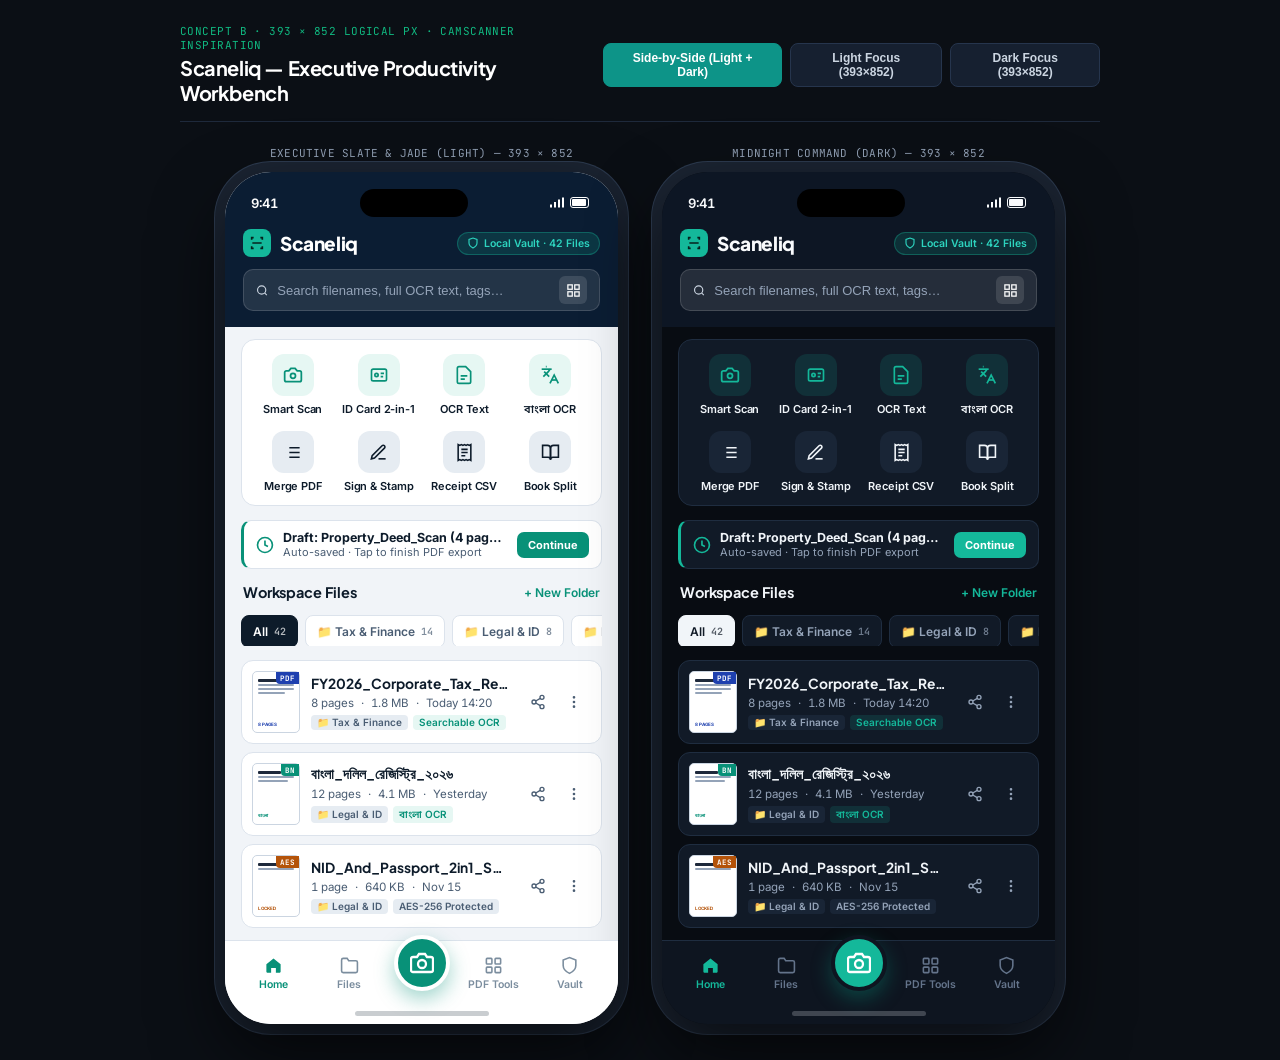
<file: research-output/ux-prototypes/SCANELIQ_HOME_CONCEPT_B_PRODUCTIVITY.html>
<!DOCTYPE html>
<html lang="en">
<head>
  <meta charset="UTF-8" />
  <meta name="viewport" content="width=device-width, initial-scale=1.0" />
  <title>Scaneliq — Concept B: Professional Productivity (393 × 852)</title>
  <link rel="preconnect" href="https://fonts.googleapis.com">
  <link rel="preconnect" href="https://fonts.gstatic.com" crossorigin>
  <link href="https://fonts.googleapis.com/css2?family=Inter:wght@400;500;600;700&family=Plus+Jakarta+Sans:wght@600;700;800&family=JetBrains+Mono:wght@500;600&family=Noto+Sans+Bengali:wght@500;600&display=swap" rel="stylesheet">
  <style>
    :root {
      --font-head: 'Plus Jakarta Sans', 'Inter', -apple-system, sans-serif;
      --font-body: 'Inter', 'Noto Sans Bengali', -apple-system, sans-serif;
      --font-mono: 'JetBrains Mono', monospace;
    }

    * { box-sizing: border-box; margin: 0; padding: 0; -webkit-font-smoothing: antialiased; }

    body {
      background: #0B0F15;
      color: #F1F5F9;
      font-family: var(--font-body);
      min-height: 100vh;
      display: flex;
      flex-direction: column;
      align-items: center;
      padding: 24px 24px 36px;
      overflow-x: hidden;
    }
    body::-webkit-scrollbar { display: none; }

    .studio-bar {
      width: 100%;
      max-width: 920px;
      display: flex;
      justify-content: space-between;
      align-items: center;
      margin-bottom: 24px;
      padding-bottom: 16px;
      border-bottom: 1px solid #1E293B;
    }
    .studio-meta { display: flex; flex-direction: column; gap: 3px; }
    .studio-tag {
      font-family: var(--font-mono);
      font-size: 11px;
      color: #10B981;
      letter-spacing: 0.04em;
    }
    .studio-title {
      font-family: var(--font-head);
      font-size: 20px;
      font-weight: 700;
      letter-spacing: -0.02em;
      color: #FFFFFF;
    }
    .studio-controls { display: flex; gap: 8px; }
    .studio-btn {
      background: #162030;
      color: #CBD5E1;
      border: 1px solid #26354D;
      padding: 7px 13px;
      border-radius: 8px;
      font-size: 12px;
      font-weight: 600;
      cursor: pointer;
    }
    .studio-btn.active, .studio-btn:hover {
      background: #0D9488;
      color: #FFFFFF;
      border-color: #0D9488;
    }

    .stage {
      display: flex;
      gap: 44px;
      justify-content: center;
      align-items: flex-start;
      flex-wrap: wrap;
    }
    .device-col {
      display: flex;
      flex-direction: column;
      align-items: center;
      gap: 12px;
    }
    .device-caption {
      font-family: var(--font-mono);
      font-size: 11px;
      color: #94A3B8;
      letter-spacing: 0.02em;
    }

    /* EXACT 393 x 852 LOGICAL PIXEL VIEWPORT */
    .viewport {
      width: 393px;
      height: 852px;
      border-radius: 46px;
      position: relative;
      overflow: hidden;
      display: flex;
      flex-direction: column;
      box-shadow: 0 30px 70px rgba(0,0,0,0.65), 0 0 0 10px #1B2432, 0 0 0 11px #2D3B50;
      user-select: none;
    }

    /* Individually Designed Themes */
    .viewport.theme-light {
      --bg: #F1F4F8;
      --top-hero: #0B1D33;
      --top-hero-text: #FFFFFF;
      --surface: #FFFFFF;
      --surface-2: #E6ECF2;
      --text-1: #0D1B2A;
      --text-2: #4A5D73;
      --text-3: #7B8D9E;
      --border: #DCE3EC;
      --jade: #089178;
      --jade-soft: #E6F7F3;
      --navy-accent: #133B6E;
      --nav-bg: #FFFFFF;
      background: var(--bg);
      color: var(--text-1);
    }

    .viewport.theme-dark {
      --bg: #080C12;
      --top-hero: #0D1624;
      --top-hero-text: #F8FAFC;
      --surface: #111A27;
      --surface-2: #192536;
      --text-1: #F1F5F9;
      --text-2: #94A3B8;
      --text-3: #64748B;
      --border: #1F2D40;
      --jade: #14B89A;
      --jade-soft: rgba(20, 184, 154, 0.14);
      --navy-accent: #38BDF8;
      --nav-bg: #0E1520;
      background: var(--bg);
      color: var(--text-1);
    }

    /* Command Top Canopy (Executive Dark Navy Canopy in Both Modes) */
    .command-canopy {
      background: var(--top-hero);
      color: var(--top-hero-text);
      padding-bottom: 16px;
      flex-shrink: 0;
    }
    .safe-top {
      height: 47px;
      padding: 14px 26px 0;
      display: flex;
      justify-content: space-between;
      align-items: center;
      font-size: 13px;
      font-weight: 600;
      font-variant-numeric: tabular-nums;
    }
    .dynamic-island {
      width: 108px;
      height: 28px;
      background: #000000;
      border-radius: 999px;
    }
    .status-icons { display: flex; align-items: center; gap: 6px; }

    .canopy-bar {
      padding: 10px 18px 12px;
      display: flex;
      justify-content: space-between;
      align-items: center;
    }
    .brand-row {
      display: flex;
      align-items: center;
      gap: 9px;
    }
    .brand-badge {
      width: 28px;
      height: 28px;
      border-radius: 8px;
      background: #14B89A;
      color: #06221D;
      display: flex;
      align-items: center;
      justify-content: center;
    }
    .brand-name {
      font-family: var(--font-head);
      font-size: 19px;
      font-weight: 800;
      letter-spacing: -0.02em;
    }
    .vault-status {
      display: inline-flex;
      align-items: center;
      gap: 5px;
      background: rgba(20, 184, 154, 0.16);
      border: 1px solid rgba(20, 184, 154, 0.35);
      color: #2DD4BF;
      padding: 4px 9px;
      border-radius: 999px;
      font-size: 10.5px;
      font-weight: 600;
    }

    .command-search {
      margin: 0 18px;
      height: 42px;
      border-radius: 10px;
      background: rgba(255, 255, 255, 0.1);
      border: 1px solid rgba(255, 255, 255, 0.14);
      padding: 0 12px;
      display: flex;
      align-items: center;
      gap: 9px;
      color: #CBD5E1;
    }
    .command-search input {
      background: transparent;
      border: none;
      outline: none;
      color: #FFFFFF;
      font-size: 13px;
      width: 100%;
    }
    .command-search input::placeholder { color: #94A3B8; }
    .qr-trigger {
      width: 28px;
      height: 28px;
      border-radius: 6px;
      background: rgba(255, 255, 255, 0.12);
      display: flex;
      align-items: center;
      justify-content: center;
      color: #FFFFFF;
      flex-shrink: 0;
      cursor: pointer;
    }

    /* Main Workspace Body */
    .workspace {
      flex: 1;
      overflow-y: auto;
      padding: 12px 16px 96px;
      display: flex;
      flex-direction: column;
      gap: 14px;
      scrollbar-width: none;
    }
    .workspace::-webkit-scrollbar { display: none; }

    /* 2x4 CamScanner-Inspired Precision Workbench Matrix */
    .workbench-panel {
      background: var(--surface);
      border: 1px solid var(--border);
      border-radius: 14px;
      padding: 14px 10px 12px;
    }
    .workbench-grid {
      display: grid;
      grid-template-columns: repeat(4, 1fr);
      row-gap: 14px;
      column-gap: 4px;
    }
    .tool-cell {
      display: flex;
      flex-direction: column;
      align-items: center;
      gap: 6px;
      cursor: pointer;
    }
    .tool-icon-box {
      width: 42px;
      height: 42px;
      border-radius: 12px;
      background: var(--jade-soft);
      color: var(--jade);
      display: flex;
      align-items: center;
      justify-content: center;
      position: relative;
      transition: transform 0.15s;
    }
    .tool-cell:hover .tool-icon-box { transform: translateY(-1px); }
    .tool-icon-box.navy {
      background: var(--surface-2);
      color: var(--text-1);
    }
    .tool-label {
      font-size: 11px;
      font-weight: 600;
      color: var(--text-1);
      text-align: center;
      letter-spacing: -0.01em;
    }

    /* Quick Resume Strip */
    .resume-strip {
      background: var(--surface);
      border: 1px solid var(--border);
      border-left: 3.5px solid var(--jade);
      border-radius: 10px;
      padding: 9px 12px;
      display: flex;
      align-items: center;
      justify-content: space-between;
      gap: 10px;
    }
    .resume-left {
      display: flex;
      align-items: center;
      gap: 9px;
      min-width: 0;
    }
    .resume-title {
      font-size: 12.5px;
      font-weight: 700;
      white-space: nowrap;
      overflow: hidden;
      text-overflow: ellipsis;
    }
    .resume-sub {
      font-size: 11px;
      color: var(--text-2);
    }
    .resume-cta {
      background: var(--jade);
      color: #FFFFFF;
      font-size: 11px;
      font-weight: 700;
      padding: 6px 11px;
      border-radius: 7px;
      white-space: nowrap;
      cursor: pointer;
    }

    /* Folder Quick-Jump Ribbon */
    .folder-header {
      display: flex;
      justify-content: space-between;
      align-items: center;
      padding: 0 2px;
    }
    .sec-heading {
      font-family: var(--font-head);
      font-size: 14.5px;
      font-weight: 700;
      letter-spacing: -0.01em;
    }
    .sec-meta {
      font-size: 12px;
      font-weight: 600;
      color: var(--jade);
      cursor: pointer;
    }

    .folder-ribbon {
      display: flex;
      gap: 7px;
      overflow-x: auto;
      scrollbar-width: none;
      padding-bottom: 2px;
    }
    .folder-ribbon::-webkit-scrollbar { display: none; }
    .folder-pill {
      height: 33px;
      padding: 0 11px;
      border-radius: 8px;
      background: var(--surface);
      border: 1px solid var(--border);
      display: inline-flex;
      align-items: center;
      gap: 6px;
      font-size: 12px;
      font-weight: 600;
      color: var(--text-2);
      white-space: nowrap;
      cursor: pointer;
    }
    .folder-pill.active {
      background: var(--text-1);
      color: var(--surface);
      border-color: var(--text-1);
    }
    .folder-count {
      font-family: var(--font-mono);
      font-size: 10px;
      opacity: 0.7;
    }

    /* Dense Productivity Document Cards */
    .file-list {
      display: flex;
      flex-direction: column;
      gap: 8px;
    }
    .file-card {
      background: var(--surface);
      border: 1px solid var(--border);
      border-radius: 12px;
      padding: 10px;
      display: flex;
      align-items: center;
      gap: 11px;
      cursor: pointer;
    }
    .file-thumb {
      width: 48px;
      height: 62px;
      background: #FFFFFF;
      border: 1px solid #CBD5E1;
      border-radius: 5px;
      padding: 5px;
      position: relative;
      display: flex;
      flex-direction: column;
      justify-content: space-between;
      flex-shrink: 0;
      color: #0F172A;
    }
    .format-corner {
      position: absolute;
      top: 0;
      right: 0;
      background: #089178;
      color: #FFFFFF;
      font-family: var(--font-mono);
      font-size: 7.5px;
      font-weight: 700;
      padding: 1px 4px;
      border-bottom-left-radius: 4px;
    }
    .format-corner.pdf { background: #1E40AF; }
    .format-corner.lock { background: #B45309; }
    .thumb-line { height: 2px; background: #94A3B8; border-radius: 1px; margin-top: 2px; }
    .thumb-line.dark { background: #1E293B; height: 3px; width: 65%; }

    .file-body { flex: 1; min-width: 0; }
    .file-title {
      font-family: var(--font-head);
      font-size: 13.8px;
      font-weight: 700;
      color: var(--text-1);
      white-space: nowrap;
      overflow: hidden;
      text-overflow: ellipsis;
      margin-bottom: 4px;
    }
    .file-specs {
      display: flex;
      align-items: center;
      gap: 7px;
      font-size: 11.5px;
      color: var(--text-2);
      font-variant-numeric: tabular-nums;
      margin-bottom: 5px;
    }
    .file-badges {
      display: flex;
      gap: 5px;
    }
    .micro-chip {
      font-size: 10px;
      font-weight: 600;
      padding: 1.5px 6px;
      border-radius: 4px;
      background: var(--surface-2);
      color: var(--text-2);
    }
    .micro-chip.ocr {
      background: var(--jade-soft);
      color: var(--jade);
    }

    .file-actions {
      display: flex;
      align-items: center;
      gap: 2px;
    }
    .act-btn {
      width: 34px;
      height: 34px;
      border-radius: 8px;
      display: flex;
      align-items: center;
      justify-content: center;
      color: var(--text-2);
    }
    .act-btn:hover { background: var(--surface-2); }

    /* 5-Slot Productivity Dock with Central Jade Camera Shutter */
    .prod-dock {
      position: absolute;
      bottom: 0;
      left: 0;
      right: 0;
      height: 84px;
      padding: 6px 10px 24px;
      background: var(--nav-bg);
      border-top: 1px solid var(--border);
      display: grid;
      grid-template-columns: 1fr 1fr 68px 1fr 1fr;
      align-items: center;
      z-index: 20;
    }
    .dock-item {
      display: flex;
      flex-direction: column;
      align-items: center;
      gap: 3px;
      font-size: 10.5px;
      font-weight: 600;
      color: var(--text-3);
      cursor: pointer;
    }
    .dock-item.active { color: var(--jade); }
    .shutter-wrap {
      display: flex;
      justify-content: center;
      margin-top: -22px;
    }
    .shutter-fab {
      width: 56px;
      height: 56px;
      border-radius: 50%;
      background: var(--jade);
      color: #FFFFFF;
      border: 4px solid var(--nav-bg);
      box-shadow: 0 8px 20px rgba(8, 145, 120, 0.38);
      display: flex;
      align-items: center;
      justify-content: center;
      cursor: pointer;
    }
    .home-indicator {
      position: absolute;
      bottom: 8px;
      left: 50%;
      transform: translateX(-50%);
      width: 134px;
      height: 5px;
      border-radius: 999px;
      background: var(--text-1);
      opacity: 0.22;
    }
  </style>
</head>
<body>

  <header class="studio-bar">
    <div class="studio-meta">
      <span class="studio-tag">CONCEPT B · 393 × 852 LOGICAL PX · CAMSCANNER INSPIRATION</span>
      <h1 class="studio-title">Scaneliq — Executive Productivity Workbench</h1>
    </div>
    <div class="studio-controls">
      <button class="studio-btn active" onclick="setView('both', this)">Side-by-Side (Light + Dark)</button>
      <button class="studio-btn" onclick="setView('light', this)">Light Focus (393×852)</button>
      <button class="studio-btn" onclick="setView('dark', this)">Dark Focus (393×852)</button>
    </div>
  </header>

  <main class="stage">

    <!-- ==================== LIGHT THEME (393 x 852) ==================== -->
    <div class="device-col" id="col-light">
      <span class="device-caption">EXECUTIVE SLATE & JADE (LIGHT) — 393 × 852</span>
      <section class="viewport theme-light">
        <div class="command-canopy">
          <div class="safe-top">
            <span>9:41</span>
            <div class="dynamic-island"></div>
            <div class="status-icons">
              <svg width="15" height="11" viewBox="0 0 15 11" fill="currentColor"><path d="M1 7.5h2v3H1zm4-2.5h2v5.5H5zm4-2.5h2v8H9zm4-2h2v10h-2z"/></svg>
              <svg width="22" height="11" viewBox="0 0 22 11" fill="none"><rect x="0.5" y="0.5" width="18" height="10" rx="2.5" stroke="currentColor"/><rect x="2" y="2" width="14" height="7" rx="1" fill="currentColor"/></svg>
            </div>
          </div>

          <div class="canopy-bar">
            <div class="brand-row">
              <div class="brand-badge">
                <svg width="16" height="16" viewBox="0 0 24 24" fill="none" stroke="currentColor" stroke-width="2.5"><path d="M4 7V4h3M20 7V4h-3M4 17v3h3M20 17v3h-3"/><line x1="5" y1="12" x2="19" y2="12"/></svg>
              </div>
              <span class="brand-name">Scaneliq</span>
            </div>
            <div class="vault-status">
              <svg width="12" height="12" viewBox="0 0 24 24" fill="none" stroke="currentColor" stroke-width="2.3"><path d="M12 22s8-4 8-10V5l-8-3-8 3v7c0 6 8 10 8 10z"/></svg>
              Local Vault · 42 Files
            </div>
          </div>

          <div class="command-search">
            <svg width="15" height="15" viewBox="0 0 24 24" fill="none" stroke="currentColor" stroke-width="2.2"><circle cx="11" cy="11" r="8"/><line x1="21" y1="21" x2="16.65" y2="16.65"/></svg>
            <input type="text" placeholder="Search filenames, full OCR text, tags…" />
            <div class="qr-trigger" title="QR Scanner">
              <svg width="15" height="15" viewBox="0 0 24 24" fill="none" stroke="currentColor" stroke-width="2"><rect x="3" y="3" width="7" height="7"/><rect x="14" y="3" width="7" height="7"/><rect x="3" y="14" width="7" height="7"/><path d="M14 14h7v7h-7z"/></svg>
            </div>
          </div>
        </div>

        <div class="workspace">
          <!-- 2x4 Precision Workbench -->
          <div class="workbench-panel">
            <div class="workbench-grid">
              <div class="tool-cell">
                <div class="tool-icon-box">
                  <svg width="20" height="20" viewBox="0 0 24 24" fill="none" stroke="currentColor" stroke-width="2.1"><path d="M14.5 4h-5L7 7H4a2 2 0 0 0-2 2v9a2 2 0 0 0 2 2h16a2 2 0 0 0 2-2V9a2 2 0 0 0-2-2h-3l-2.5-3z"/><circle cx="12" cy="13" r="3"/></svg>
                </div>
                <span class="tool-label">Smart Scan</span>
              </div>
              <div class="tool-cell">
                <div class="tool-icon-box">
                  <svg width="20" height="20" viewBox="0 0 24 24" fill="none" stroke="currentColor" stroke-width="2"><rect x="3" y="5" width="18" height="14" rx="2"/><circle cx="9" cy="12" r="2"/><path d="M14 10h4M14 14h3"/></svg>
                </div>
                <span class="tool-label">ID Card 2-in-1</span>
              </div>
              <div class="tool-cell">
                <div class="tool-icon-box">
                  <svg width="20" height="20" viewBox="0 0 24 24" fill="none" stroke="currentColor" stroke-width="2"><path d="M14 2H6a2 2 0 0 0-2 2v16a2 2 0 0 0 2 2h12a2 2 0 0 0 2-2V8z"/><path d="M8 13h8M8 17h5"/></svg>
                </div>
                <span class="tool-label">OCR Text</span>
              </div>
              <div class="tool-cell">
                <div class="tool-icon-box">
                  <svg width="20" height="20" viewBox="0 0 24 24" fill="none" stroke="currentColor" stroke-width="2"><path d="m5 8 6 6"/><path d="m4 14 6-6 2-3"/><path d="M2 5h12"/><path d="M7 2h1"/><path d="m22 22-5-10-5 10"/><path d="M14 18h6"/></svg>
                </div>
                <span class="tool-label">বাংলা OCR</span>
              </div>
              <div class="tool-cell">
                <div class="tool-icon-box navy">
                  <svg width="19" height="19" viewBox="0 0 24 24" fill="none" stroke="currentColor" stroke-width="2"><path d="M8 6h13M8 12h13M8 18h13M3 6h.01M3 12h.01M3 18h.01"/></svg>
                </div>
                <span class="tool-label">Merge PDF</span>
              </div>
              <div class="tool-cell">
                <div class="tool-icon-box navy">
                  <svg width="19" height="19" viewBox="0 0 24 24" fill="none" stroke="currentColor" stroke-width="2"><path d="M12 20h9"/><path d="M16.5 3.5a2.121 2.121 0 0 1 3 3L7 19l-4 1 1-4L16.5 3.5z"/></svg>
                </div>
                <span class="tool-label">Sign & Stamp</span>
              </div>
              <div class="tool-cell">
                <div class="tool-icon-box navy">
                  <svg width="19" height="19" viewBox="0 0 24 24" fill="none" stroke="currentColor" stroke-width="2"><path d="M4 2v20l2-1 2 1 2-1 2 1 2-1 2 1 2-1 2 1V2l-2 1-2-1-2 1-2-1-2 1-2-1-2 1Z"/><path d="M8 8h8M8 12h8M8 16h5"/></svg>
                </div>
                <span class="tool-label">Receipt CSV</span>
              </div>
              <div class="tool-cell">
                <div class="tool-icon-box navy">
                  <svg width="19" height="19" viewBox="0 0 24 24" fill="none" stroke="currentColor" stroke-width="2"><path d="M2 3h6a4 4 0 0 1 4 4v14a3 3 0 0 0-3-3H2z"/><path d="M22 3h-6a4 4 0 0 0-4 4v14a3 3 0 0 1 3-3h7z"/></svg>
                </div>
                <span class="tool-label">Book Split</span>
              </div>
            </div>
          </div>

          <!-- Draft Resume Bar -->
          <div class="resume-strip">
            <div class="resume-left">
              <svg width="18" height="18" viewBox="0 0 24 24" fill="none" stroke="var(--jade)" stroke-width="2.2"><circle cx="12" cy="12" r="10"/><polyline points="12 6 12 12 16 14"/></svg>
              <div style="min-width:0;">
                <div class="resume-title">Draft: Property_Deed_Scan (4 pages)</div>
                <div class="resume-sub">Auto-saved · Tap to finish PDF export</div>
              </div>
            </div>
            <div class="resume-cta">Continue</div>
          </div>

          <!-- Folder Quick-Jump Ribbon -->
          <div class="folder-header">
            <span class="sec-heading">Workspace Files</span>
            <span class="sec-meta">+ New Folder</span>
          </div>
          <div class="folder-ribbon">
            <div class="folder-pill active" onclick="pickFolder(this)">All <span class="folder-count">42</span></div>
            <div class="folder-pill" onclick="pickFolder(this)">📁 Tax & Finance <span class="folder-count">14</span></div>
            <div class="folder-pill" onclick="pickFolder(this)">📁 Legal & ID <span class="folder-count">8</span></div>
            <div class="folder-pill" onclick="pickFolder(this)">📁 Receipts <span class="folder-count">19</span></div>
          </div>

          <!-- Productivity File List -->
          <div class="file-list">
            <div class="file-card">
              <div class="file-thumb">
                <span class="format-corner pdf">PDF</span>
                <div>
                  <div class="thumb-line dark"></div>
                  <div class="thumb-line"></div>
                  <div class="thumb-line"></div>
                  <div class="thumb-line" style="width:75%"></div>
                </div>
                <div style="font-size:4.5px;font-weight:700;color:#1E40AF;">8 PAGES</div>
              </div>
              <div class="file-body">
                <div class="file-title">FY2026_Corporate_Tax_Return.pdf</div>
                <div class="file-specs">
                  <span>8 pages</span><span>·</span><span>1.8 MB</span><span>·</span><span>Today 14:20</span>
                </div>
                <div class="file-badges">
                  <span class="micro-chip">📁 Tax & Finance</span>
                  <span class="micro-chip ocr">Searchable OCR</span>
                </div>
              </div>
              <div class="file-actions">
                <div class="act-btn"><svg width="16" height="16" viewBox="0 0 24 24" fill="none" stroke="currentColor" stroke-width="2"><circle cx="18" cy="5" r="3"/><circle cx="6" cy="12" r="3"/><circle cx="18" cy="19" r="3"/><line x1="8.59" y1="13.51" x2="15.42" y2="17.49"/><line x1="15.41" y1="6.51" x2="8.59" y2="10.49"/></svg></div>
                <div class="act-btn"><svg width="16" height="16" viewBox="0 0 24 24" fill="none" stroke="currentColor" stroke-width="2"><circle cx="12" cy="5" r="1"/><circle cx="12" cy="12" r="1"/><circle cx="12" cy="19" r="1"/></svg></div>
              </div>
            </div>

            <div class="file-card">
              <div class="file-thumb">
                <span class="format-corner">BN</span>
                <div>
                  <div class="thumb-line dark"></div>
                  <div class="thumb-line"></div>
                  <div class="thumb-line" style="width:82%"></div>
                </div>
                <div style="font-size:4.5px;font-weight:700;color:#089178;">বাংলা</div>
              </div>
              <div class="file-body">
                <div class="file-title">বাংলা_দলিল_রেজিস্ট্রি_২০২৬</div>
                <div class="file-specs">
                  <span>12 pages</span><span>·</span><span>4.1 MB</span><span>·</span><span>Yesterday</span>
                </div>
                <div class="file-badges">
                  <span class="micro-chip">📁 Legal & ID</span>
                  <span class="micro-chip ocr">বাংলা OCR</span>
                </div>
              </div>
              <div class="file-actions">
                <div class="act-btn"><svg width="16" height="16" viewBox="0 0 24 24" fill="none" stroke="currentColor" stroke-width="2"><circle cx="18" cy="5" r="3"/><circle cx="6" cy="12" r="3"/><circle cx="18" cy="19" r="3"/><line x1="8.59" y1="13.51" x2="15.42" y2="17.49"/><line x1="15.41" y1="6.51" x2="8.59" y2="10.49"/></svg></div>
                <div class="act-btn"><svg width="16" height="16" viewBox="0 0 24 24" fill="none" stroke="currentColor" stroke-width="2"><circle cx="12" cy="5" r="1"/><circle cx="12" cy="12" r="1"/><circle cx="12" cy="19" r="1"/></svg></div>
              </div>
            </div>

            <div class="file-card">
              <div class="file-thumb">
                <span class="format-corner lock">AES</span>
                <div>
                  <div class="thumb-line dark"></div>
                  <div class="thumb-line"></div>
                </div>
                <div style="font-size:4.5px;font-weight:700;color:#B45309;">LOCKED</div>
              </div>
              <div class="file-body">
                <div class="file-title">NID_And_Passport_2in1_Sheet</div>
                <div class="file-specs">
                  <span>1 page</span><span>·</span><span>640 KB</span><span>·</span><span>Nov 15</span>
                </div>
                <div class="file-badges">
                  <span class="micro-chip">📁 Legal & ID</span>
                  <span class="micro-chip">AES-256 Protected</span>
                </div>
              </div>
              <div class="file-actions">
                <div class="act-btn"><svg width="16" height="16" viewBox="0 0 24 24" fill="none" stroke="currentColor" stroke-width="2"><circle cx="18" cy="5" r="3"/><circle cx="6" cy="12" r="3"/><circle cx="18" cy="19" r="3"/><line x1="8.59" y1="13.51" x2="15.42" y2="17.49"/><line x1="15.41" y1="6.51" x2="8.59" y2="10.49"/></svg></div>
                <div class="act-btn"><svg width="16" height="16" viewBox="0 0 24 24" fill="none" stroke="currentColor" stroke-width="2"><circle cx="12" cy="5" r="1"/><circle cx="12" cy="12" r="1"/><circle cx="12" cy="19" r="1"/></svg></div>
              </div>
            </div>
          </div>
        </div>

        <nav class="prod-dock">
          <div class="dock-item active">
            <svg width="19" height="19" viewBox="0 0 24 24" fill="currentColor"><path d="M3 10.5L12 3l9 7.5V20a1 1 0 0 1-1 1h-5v-6H9v6H4a1 1 0 0 1-1-1v-9.5z"/></svg>
            <span>Home</span>
          </div>
          <div class="dock-item">
            <svg width="19" height="19" viewBox="0 0 24 24" fill="none" stroke="currentColor" stroke-width="2"><path d="M22 19a2 2 0 0 1-2 2H4a2 2 0 0 1-2-2V5a2 2 0 0 1 2-2h5l2 3h9a2 2 0 0 1 2 2z"/></svg>
            <span>Files</span>
          </div>
          <div class="shutter-wrap">
            <div class="shutter-fab">
              <svg width="24" height="24" viewBox="0 0 24 24" fill="none" stroke="currentColor" stroke-width="2.3"><path d="M23 19a2 2 0 0 1-2 2H3a2 2 0 0 1-2-2V8a2 2 0 0 1 2-2h4l2-3h6l2 3h4a2 2 0 0 1 2 2z"/><circle cx="12" cy="13" r="4"/></svg>
            </div>
          </div>
          <div class="dock-item">
            <svg width="19" height="19" viewBox="0 0 24 24" fill="none" stroke="currentColor" stroke-width="2"><rect x="3" y="3" width="7" height="7" rx="1"/><rect x="14" y="3" width="7" height="7" rx="1"/><rect x="3" y="14" width="7" height="7" rx="1"/><rect x="14" y="14" width="7" height="7" rx="1"/></svg>
            <span>PDF Tools</span>
          </div>
          <div class="dock-item">
            <svg width="19" height="19" viewBox="0 0 24 24" fill="none" stroke="currentColor" stroke-width="2"><path d="M12 22s8-4 8-10V5l-8-3-8 3v7c0 6 8 10 8 10z"/></svg>
            <span>Vault</span>
          </div>
          <div class="home-indicator"></div>
        </nav>
      </section>
    </div>

    <!-- ==================== DARK THEME (393 x 852) ==================== -->
    <div class="device-col" id="col-dark">
      <span class="device-caption">MIDNIGHT COMMAND (DARK) — 393 × 852</span>
      <section class="viewport theme-dark">
        <div class="command-canopy">
          <div class="safe-top">
            <span>9:41</span>
            <div class="dynamic-island"></div>
            <div class="status-icons">
              <svg width="15" height="11" viewBox="0 0 15 11" fill="currentColor"><path d="M1 7.5h2v3H1zm4-2.5h2v5.5H5zm4-2.5h2v8H9zm4-2h2v10h-2z"/></svg>
              <svg width="22" height="11" viewBox="0 0 22 11" fill="none"><rect x="0.5" y="0.5" width="18" height="10" rx="2.5" stroke="currentColor"/><rect x="2" y="2" width="14" height="7" rx="1" fill="currentColor"/></svg>
            </div>
          </div>

          <div class="canopy-bar">
            <div class="brand-row">
              <div class="brand-badge">
                <svg width="16" height="16" viewBox="0 0 24 24" fill="none" stroke="currentColor" stroke-width="2.5"><path d="M4 7V4h3M20 7V4h-3M4 17v3h3M20 17v3h-3"/><line x1="5" y1="12" x2="19" y2="12"/></svg>
              </div>
              <span class="brand-name">Scaneliq</span>
            </div>
            <div class="vault-status">
              <svg width="12" height="12" viewBox="0 0 24 24" fill="none" stroke="currentColor" stroke-width="2.3"><path d="M12 22s8-4 8-10V5l-8-3-8 3v7c0 6 8 10 8 10z"/></svg>
              Local Vault · 42 Files
            </div>
          </div>

          <div class="command-search">
            <svg width="15" height="15" viewBox="0 0 24 24" fill="none" stroke="currentColor" stroke-width="2.2"><circle cx="11" cy="11" r="8"/><line x1="21" y1="21" x2="16.65" y2="16.65"/></svg>
            <input type="text" placeholder="Search filenames, full OCR text, tags…" />
            <div class="qr-trigger">
              <svg width="15" height="15" viewBox="0 0 24 24" fill="none" stroke="currentColor" stroke-width="2"><rect x="3" y="3" width="7" height="7"/><rect x="14" y="3" width="7" height="7"/><rect x="3" y="14" width="7" height="7"/><path d="M14 14h7v7h-7z"/></svg>
            </div>
          </div>
        </div>

        <div class="workspace">
          <div class="workbench-panel">
            <div class="workbench-grid">
              <div class="tool-cell">
                <div class="tool-icon-box">
                  <svg width="20" height="20" viewBox="0 0 24 24" fill="none" stroke="currentColor" stroke-width="2.1"><path d="M14.5 4h-5L7 7H4a2 2 0 0 0-2 2v9a2 2 0 0 0 2 2h16a2 2 0 0 0 2-2V9a2 2 0 0 0-2-2h-3l-2.5-3z"/><circle cx="12" cy="13" r="3"/></svg>
                </div>
                <span class="tool-label">Smart Scan</span>
              </div>
              <div class="tool-cell">
                <div class="tool-icon-box">
                  <svg width="20" height="20" viewBox="0 0 24 24" fill="none" stroke="currentColor" stroke-width="2"><rect x="3" y="5" width="18" height="14" rx="2"/><circle cx="9" cy="12" r="2"/><path d="M14 10h4M14 14h3"/></svg>
                </div>
                <span class="tool-label">ID Card 2-in-1</span>
              </div>
              <div class="tool-cell">
                <div class="tool-icon-box">
                  <svg width="20" height="20" viewBox="0 0 24 24" fill="none" stroke="currentColor" stroke-width="2"><path d="M14 2H6a2 2 0 0 0-2 2v16a2 2 0 0 0 2 2h12a2 2 0 0 0 2-2V8z"/><path d="M8 13h8M8 17h5"/></svg>
                </div>
                <span class="tool-label">OCR Text</span>
              </div>
              <div class="tool-cell">
                <div class="tool-icon-box">
                  <svg width="20" height="20" viewBox="0 0 24 24" fill="none" stroke="currentColor" stroke-width="2"><path d="m5 8 6 6"/><path d="m4 14 6-6 2-3"/><path d="M2 5h12"/><path d="M7 2h1"/><path d="m22 22-5-10-5 10"/><path d="M14 18h6"/></svg>
                </div>
                <span class="tool-label">বাংলা OCR</span>
              </div>
              <div class="tool-cell">
                <div class="tool-icon-box navy">
                  <svg width="19" height="19" viewBox="0 0 24 24" fill="none" stroke="currentColor" stroke-width="2"><path d="M8 6h13M8 12h13M8 18h13M3 6h.01M3 12h.01M3 18h.01"/></svg>
                </div>
                <span class="tool-label">Merge PDF</span>
              </div>
              <div class="tool-cell">
                <div class="tool-icon-box navy">
                  <svg width="19" height="19" viewBox="0 0 24 24" fill="none" stroke="currentColor" stroke-width="2"><path d="M12 20h9"/><path d="M16.5 3.5a2.121 2.121 0 0 1 3 3L7 19l-4 1 1-4L16.5 3.5z"/></svg>
                </div>
                <span class="tool-label">Sign & Stamp</span>
              </div>
              <div class="tool-cell">
                <div class="tool-icon-box navy">
                  <svg width="19" height="19" viewBox="0 0 24 24" fill="none" stroke="currentColor" stroke-width="2"><path d="M4 2v20l2-1 2 1 2-1 2 1 2-1 2 1 2-1 2 1V2l-2 1-2-1-2 1-2-1-2 1-2-1-2 1Z"/><path d="M8 8h8M8 12h8M8 16h5"/></svg>
                </div>
                <span class="tool-label">Receipt CSV</span>
              </div>
              <div class="tool-cell">
                <div class="tool-icon-box navy">
                  <svg width="19" height="19" viewBox="0 0 24 24" fill="none" stroke="currentColor" stroke-width="2"><path d="M2 3h6a4 4 0 0 1 4 4v14a3 3 0 0 0-3-3H2z"/><path d="M22 3h-6a4 4 0 0 0-4 4v14a3 3 0 0 1 3-3h7z"/></svg>
                </div>
                <span class="tool-label">Book Split</span>
              </div>
            </div>
          </div>

          <div class="resume-strip">
            <div class="resume-left">
              <svg width="18" height="18" viewBox="0 0 24 24" fill="none" stroke="var(--jade)" stroke-width="2.2"><circle cx="12" cy="12" r="10"/><polyline points="12 6 12 12 16 14"/></svg>
              <div style="min-width:0;">
                <div class="resume-title">Draft: Property_Deed_Scan (4 pages)</div>
                <div class="resume-sub">Auto-saved · Tap to finish PDF export</div>
              </div>
            </div>
            <div class="resume-cta">Continue</div>
          </div>

          <div class="folder-header">
            <span class="sec-heading">Workspace Files</span>
            <span class="sec-meta">+ New Folder</span>
          </div>
          <div class="folder-ribbon">
            <div class="folder-pill active" onclick="pickFolder(this)">All <span class="folder-count">42</span></div>
            <div class="folder-pill" onclick="pickFolder(this)">📁 Tax & Finance <span class="folder-count">14</span></div>
            <div class="folder-pill" onclick="pickFolder(this)">📁 Legal & ID <span class="folder-count">8</span></div>
            <div class="folder-pill" onclick="pickFolder(this)">📁 Receipts <span class="folder-count">19</span></div>
          </div>

          <div class="file-list">
            <div class="file-card">
              <div class="file-thumb">
                <span class="format-corner pdf">PDF</span>
                <div>
                  <div class="thumb-line dark"></div>
                  <div class="thumb-line"></div>
                  <div class="thumb-line"></div>
                  <div class="thumb-line" style="width:75%"></div>
                </div>
                <div style="font-size:4.5px;font-weight:700;color:#1E40AF;">8 PAGES</div>
              </div>
              <div class="file-body">
                <div class="file-title">FY2026_Corporate_Tax_Return.pdf</div>
                <div class="file-specs">
                  <span>8 pages</span><span>·</span><span>1.8 MB</span><span>·</span><span>Today 14:20</span>
                </div>
                <div class="file-badges">
                  <span class="micro-chip">📁 Tax & Finance</span>
                  <span class="micro-chip ocr">Searchable OCR</span>
                </div>
              </div>
              <div class="file-actions">
                <div class="act-btn"><svg width="16" height="16" viewBox="0 0 24 24" fill="none" stroke="currentColor" stroke-width="2"><circle cx="18" cy="5" r="3"/><circle cx="6" cy="12" r="3"/><circle cx="18" cy="19" r="3"/><line x1="8.59" y1="13.51" x2="15.42" y2="17.49"/><line x1="15.41" y1="6.51" x2="8.59" y2="10.49"/></svg></div>
                <div class="act-btn"><svg width="16" height="16" viewBox="0 0 24 24" fill="none" stroke="currentColor" stroke-width="2"><circle cx="12" cy="5" r="1"/><circle cx="12" cy="12" r="1"/><circle cx="12" cy="19" r="1"/></svg></div>
              </div>
            </div>

            <div class="file-card">
              <div class="file-thumb">
                <span class="format-corner">BN</span>
                <div>
                  <div class="thumb-line dark"></div>
                  <div class="thumb-line"></div>
                  <div class="thumb-line" style="width:82%"></div>
                </div>
                <div style="font-size:4.5px;font-weight:700;color:#089178;">বাংলা</div>
              </div>
              <div class="file-body">
                <div class="file-title">বাংলা_দলিল_রেজিস্ট্রি_২০২৬</div>
                <div class="file-specs">
                  <span>12 pages</span><span>·</span><span>4.1 MB</span><span>·</span><span>Yesterday</span>
                </div>
                <div class="file-badges">
                  <span class="micro-chip">📁 Legal & ID</span>
                  <span class="micro-chip ocr">বাংলা OCR</span>
                </div>
              </div>
              <div class="file-actions">
                <div class="act-btn"><svg width="16" height="16" viewBox="0 0 24 24" fill="none" stroke="currentColor" stroke-width="2"><circle cx="18" cy="5" r="3"/><circle cx="6" cy="12" r="3"/><circle cx="18" cy="19" r="3"/><line x1="8.59" y1="13.51" x2="15.42" y2="17.49"/><line x1="15.41" y1="6.51" x2="8.59" y2="10.49"/></svg></div>
                <div class="act-btn"><svg width="16" height="16" viewBox="0 0 24 24" fill="none" stroke="currentColor" stroke-width="2"><circle cx="12" cy="5" r="1"/><circle cx="12" cy="12" r="1"/><circle cx="12" cy="19" r="1"/></svg></div>
              </div>
            </div>

            <div class="file-card">
              <div class="file-thumb">
                <span class="format-corner lock">AES</span>
                <div>
                  <div class="thumb-line dark"></div>
                  <div class="thumb-line"></div>
                </div>
                <div style="font-size:4.5px;font-weight:700;color:#B45309;">LOCKED</div>
              </div>
              <div class="file-body">
                <div class="file-title">NID_And_Passport_2in1_Sheet</div>
                <div class="file-specs">
                  <span>1 page</span><span>·</span><span>640 KB</span><span>·</span><span>Nov 15</span>
                </div>
                <div class="file-badges">
                  <span class="micro-chip">📁 Legal & ID</span>
                  <span class="micro-chip">AES-256 Protected</span>
                </div>
              </div>
              <div class="file-actions">
                <div class="act-btn"><svg width="16" height="16" viewBox="0 0 24 24" fill="none" stroke="currentColor" stroke-width="2"><circle cx="18" cy="5" r="3"/><circle cx="6" cy="12" r="3"/><circle cx="18" cy="19" r="3"/><line x1="8.59" y1="13.51" x2="15.42" y2="17.49"/><line x1="15.41" y1="6.51" x2="8.59" y2="10.49"/></svg></div>
                <div class="act-btn"><svg width="16" height="16" viewBox="0 0 24 24" fill="none" stroke="currentColor" stroke-width="2"><circle cx="12" cy="5" r="1"/><circle cx="12" cy="12" r="1"/><circle cx="12" cy="19" r="1"/></svg></div>
              </div>
            </div>
          </div>
        </div>

        <nav class="prod-dock">
          <div class="dock-item active">
            <svg width="19" height="19" viewBox="0 0 24 24" fill="currentColor"><path d="M3 10.5L12 3l9 7.5V20a1 1 0 0 1-1 1h-5v-6H9v6H4a1 1 0 0 1-1-1v-9.5z"/></svg>
            <span>Home</span>
          </div>
          <div class="dock-item">
            <svg width="19" height="19" viewBox="0 0 24 24" fill="none" stroke="currentColor" stroke-width="2"><path d="M22 19a2 2 0 0 1-2 2H4a2 2 0 0 1-2-2V5a2 2 0 0 1 2-2h5l2 3h9a2 2 0 0 1 2 2z"/></svg>
            <span>Files</span>
          </div>
          <div class="shutter-wrap">
            <div class="shutter-fab">
              <svg width="24" height="24" viewBox="0 0 24 24" fill="none" stroke="currentColor" stroke-width="2.3"><path d="M23 19a2 2 0 0 1-2 2H3a2 2 0 0 1-2-2V8a2 2 0 0 1 2-2h4l2-3h6l2 3h4a2 2 0 0 1 2 2z"/><circle cx="12" cy="13" r="4"/></svg>
            </div>
          </div>
          <div class="dock-item">
            <svg width="19" height="19" viewBox="0 0 24 24" fill="none" stroke="currentColor" stroke-width="2"><rect x="3" y="3" width="7" height="7" rx="1"/><rect x="14" y="3" width="7" height="7" rx="1"/><rect x="3" y="14" width="7" height="7" rx="1"/><rect x="14" y="14" width="7" height="7" rx="1"/></svg>
            <span>PDF Tools</span>
          </div>
          <div class="dock-item">
            <svg width="19" height="19" viewBox="0 0 24 24" fill="none" stroke="currentColor" stroke-width="2"><path d="M12 22s8-4 8-10V5l-8-3-8 3v7c0 6 8 10 8 10z"/></svg>
            <span>Vault</span>
          </div>
          <div class="home-indicator"></div>
        </nav>
      </section>
    </div>

  </main>

  <script>
    function setView(mode, btn) {
      document.querySelectorAll('.studio-btn').forEach(b => b.classList.remove('active'));
      btn.classList.add('active');
      document.getElementById('col-light').style.display = (mode === 'dark') ? 'none' : 'flex';
      document.getElementById('col-dark').style.display = (mode === 'light') ? 'none' : 'flex';
    }
    function pickFolder(pill) {
      pill.parentElement.querySelectorAll('.folder-pill').forEach(p => p.classList.remove('active'));
      pill.classList.add('active');
    }
  </script>
</body>
</html>
</file>
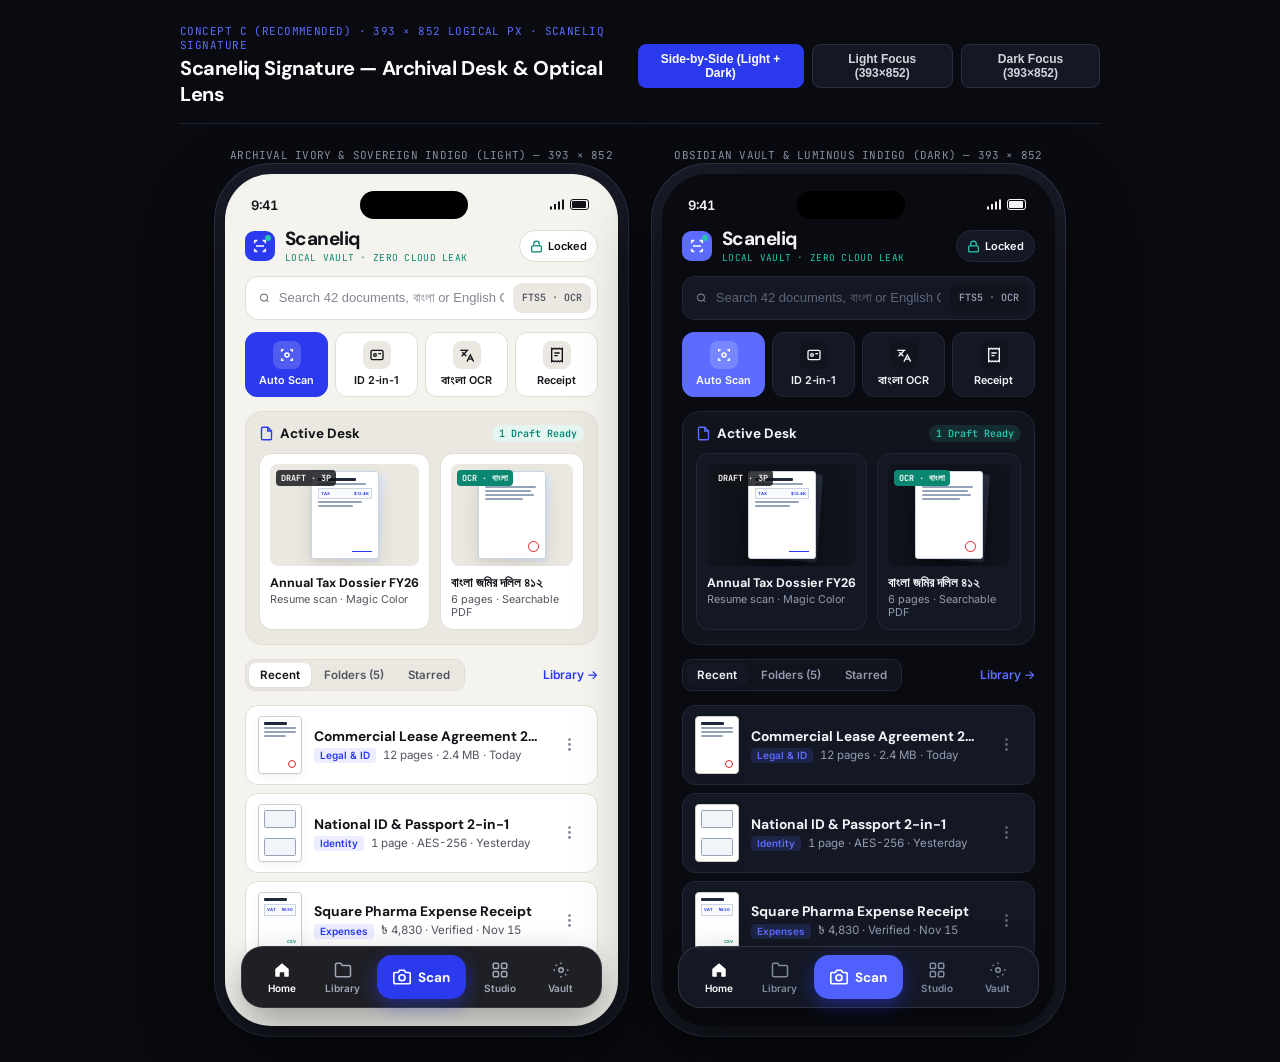
<file: research-output/ux-prototypes/SCANELIQ_HOME_CONCEPT_C_SIGNATURE.html>
<!DOCTYPE html>
<html lang="en">
<head>
  <meta charset="UTF-8" />
  <meta name="viewport" content="width=device-width, initial-scale=1.0" />
  <title>Scaneliq — Concept C: Scaneliq Signature (393 × 852)</title>
  <link rel="preconnect" href="https://fonts.googleapis.com">
  <link rel="preconnect" href="https://fonts.gstatic.com" crossorigin>
  <link href="https://fonts.googleapis.com/css2?family=DM+Sans:wght@500;600;700&family=Inter:wght@400;500;600;700&family=JetBrains+Mono:wght@500;600&family=Noto+Sans+Bengali:wght@500;600;700&display=swap" rel="stylesheet">
  <style>
    :root {
      --font-head: 'DM Sans', 'Inter', -apple-system, sans-serif;
      --font-body: 'Inter', 'Noto Sans Bengali', -apple-system, sans-serif;
      --font-mono: 'JetBrains Mono', monospace;
    }

    * { box-sizing: border-box; margin: 0; padding: 0; -webkit-font-smoothing: antialiased; }

    body {
      background: #0A0B10;
      color: #F3F4F8;
      font-family: var(--font-body);
      min-height: 100vh;
      display: flex;
      flex-direction: column;
      align-items: center;
      padding: 24px 24px 36px;
      overflow-x: hidden;
    }
    body::-webkit-scrollbar { display: none; }

    .studio-bar {
      width: 100%;
      max-width: 920px;
      display: flex;
      justify-content: space-between;
      align-items: center;
      margin-bottom: 24px;
      padding-bottom: 16px;
      border-bottom: 1px solid #1E2231;
    }
    .studio-meta { display: flex; flex-direction: column; gap: 3px; }
    .studio-tag {
      font-family: var(--font-mono);
      font-size: 11px;
      color: #5B6CFF;
      letter-spacing: 0.04em;
    }
    .studio-title {
      font-family: var(--font-head);
      font-size: 20px;
      font-weight: 700;
      letter-spacing: -0.02em;
      color: #FFFFFF;
    }
    .studio-controls { display: flex; gap: 8px; }
    .studio-btn {
      background: #151824;
      color: #D1D5DB;
      border: 1px solid #282E42;
      padding: 7px 13px;
      border-radius: 8px;
      font-size: 12px;
      font-weight: 600;
      cursor: pointer;
    }
    .studio-btn.active, .studio-btn:hover {
      background: #2B3AEE;
      color: #FFFFFF;
      border-color: #2B3AEE;
    }

    .stage {
      display: flex;
      gap: 44px;
      justify-content: center;
      align-items: flex-start;
      flex-wrap: wrap;
    }
    .device-col {
      display: flex;
      flex-direction: column;
      align-items: center;
      gap: 12px;
    }
    .device-caption {
      font-family: var(--font-mono);
      font-size: 11px;
      color: #8E95A8;
      letter-spacing: 0.02em;
    }

    /* EXACT 393 x 852 LOGICAL PIXEL VIEWPORT */
    .viewport {
      width: 393px;
      height: 852px;
      border-radius: 46px;
      position: relative;
      overflow: hidden;
      display: flex;
      flex-direction: column;
      box-shadow: 0 30px 75px rgba(0,0,0,0.65), 0 0 0 10px #191C28, 0 0 0 11px #2E344A;
      user-select: none;
    }

    /* Individually Crafted Signature Light & Dark Themes */
    .viewport.theme-light {
      --bg: #F4F3EE;
      --desk-well: #EAE8E0;
      --surface: #FFFFFF;
      --surface-elev: #FFFFFF;
      --text-1: #111318;
      --text-2: #525560;
      --text-3: #838794;
      --border: #DFDDD4;
      --indigo: #2B3AEE;
      --indigo-soft: #ECEEFF;
      --verdigris: #0A8770;
      --verdigris-soft: #E5F6F2;
      --dock-bg: rgba(17, 19, 24, 0.94);
      --dock-text: #A3A8B8;
      --dock-active: #FFFFFF;
      --dock-border: rgba(255, 255, 255, 0.1);
      --paper-shadow: 0 10px 24px rgba(17, 19, 24, 0.09), 0 2px 5px rgba(17, 19, 24, 0.05);
      background: var(--bg);
      color: var(--text-1);
    }

    .viewport.theme-dark {
      --bg: #090B10;
      --desk-well: #11141D;
      --surface: #141824;
      --surface-elev: #1B2030;
      --text-1: #F3F4F8;
      --text-2: #949BB0;
      --text-3: #5E657A;
      --border: #22283A;
      --indigo: #5B6CFF;
      --indigo-soft: rgba(91, 108, 255, 0.15);
      --verdigris: #26C6AC;
      --verdigris-soft: rgba(38, 198, 172, 0.14);
      --dock-bg: rgba(22, 26, 39, 0.94);
      --dock-text: #838B9F;
      --dock-active: #FFFFFF;
      --dock-border: rgba(255, 255, 255, 0.12);
      --paper-shadow: 0 12px 28px rgba(0, 0, 0, 0.6);
      background: var(--bg);
      color: var(--text-1);
    }

    /* Safe Area Top (47px) */
    .safe-top {
      height: 47px;
      padding: 14px 26px 0;
      display: flex;
      justify-content: space-between;
      align-items: center;
      font-size: 13px;
      font-weight: 600;
      font-variant-numeric: tabular-nums;
      flex-shrink: 0;
    }
    .dynamic-island {
      width: 108px;
      height: 28px;
      background: #000000;
      border-radius: 999px;
    }
    .status-icons { display: flex; align-items: center; gap: 6px; }

    /* Signature Brand Header */
    .sig-header {
      padding: 8px 20px 12px;
      display: flex;
      justify-content: space-between;
      align-items: center;
      flex-shrink: 0;
    }
    .sig-brand {
      display: flex;
      align-items: center;
      gap: 10px;
    }
    .sig-mark {
      width: 30px;
      height: 30px;
      border-radius: 9px;
      background: var(--indigo);
      color: #FFFFFF;
      display: flex;
      align-items: center;
      justify-content: center;
      position: relative;
    }
    .sig-mark::after {
      content: '';
      position: absolute;
      width: 6px;
      height: 6px;
      border-radius: 50%;
      background: #26C6AC;
      top: 4px;
      right: 4px;
    }
    .sig-title-col { display: flex; flex-direction: column; }
    .sig-wordmark {
      font-family: var(--font-head);
      font-size: 19px;
      font-weight: 700;
      letter-spacing: -0.03em;
      line-height: 1.05;
    }
    .sig-sub {
      font-family: var(--font-mono);
      font-size: 9.5px;
      color: var(--verdigris);
      letter-spacing: 0.03em;
      margin-top: 2px;
    }

    .sig-header-right {
      display: flex;
      align-items: center;
      gap: 6px;
    }
    .vault-pill {
      height: 32px;
      padding: 0 10px;
      border-radius: 999px;
      background: var(--surface);
      border: 1px solid var(--border);
      display: inline-flex;
      align-items: center;
      gap: 5px;
      font-size: 11px;
      font-weight: 600;
      color: var(--text-1);
    }

    /* Sculpted Search Omnibox */
    .omnibox-wrap {
      padding: 0 20px 12px;
      flex-shrink: 0;
    }
    .omnibox {
      height: 44px;
      border-radius: 13px;
      background: var(--surface);
      border: 1px solid var(--border);
      padding: 0 6px 0 13px;
      display: flex;
      align-items: center;
      gap: 9px;
    }
    .omnibox input {
      background: transparent;
      border: none;
      outline: none;
      color: var(--text-1);
      font-size: 13px;
      width: 100%;
    }
    .omnibox input::placeholder { color: var(--text-3); }
    .omni-tag {
      height: 30px;
      padding: 0 9px;
      border-radius: 9px;
      background: var(--desk-well);
      color: var(--text-2);
      font-family: var(--font-mono);
      font-size: 10px;
      font-weight: 600;
      display: inline-flex;
      align-items: center;
      gap: 4px;
      white-space: nowrap;
      flex-shrink: 0;
    }

    /* Main Scroll Canvas */
    .sig-body {
      flex: 1;
      overflow-y: auto;
      padding: 0 20px 104px;
      display: flex;
      flex-direction: column;
      gap: 14px;
      scrollbar-width: none;
    }
    .sig-body::-webkit-scrollbar { display: none; }

    /* Smart Optical Lens Strip (4 Signature Capture Modes) */
    .lens-strip {
      display: grid;
      grid-template-columns: repeat(4, 1fr);
      gap: 7px;
    }
    .lens-pill {
      background: var(--surface);
      border: 1px solid var(--border);
      border-radius: 12px;
      padding: 8px 6px;
      display: flex;
      flex-direction: column;
      align-items: center;
      gap: 5px;
      cursor: pointer;
      transition: all 0.15s;
    }
    .lens-pill.primary {
      background: var(--indigo);
      border-color: var(--indigo);
      color: #FFFFFF;
    }
    .lens-icon {
      width: 28px;
      height: 28px;
      border-radius: 8px;
      background: var(--desk-well);
      color: var(--text-1);
      display: flex;
      align-items: center;
      justify-content: center;
    }
    .lens-pill.primary .lens-icon {
      background: rgba(255, 255, 255, 0.18);
      color: #FFFFFF;
    }
    .lens-name {
      font-size: 10.8px;
      font-weight: 600;
      letter-spacing: -0.01em;
    }

    /* THE SIGNATURE ARCHIVAL PAPER DESK STAGE */
    .desk-stage {
      background: var(--desk-well);
      border: 1px solid var(--border);
      border-radius: 18px;
      padding: 13px 13px 14px;
      display: flex;
      flex-direction: column;
      gap: 11px;
    }
    .desk-top {
      display: flex;
      justify-content: space-between;
      align-items: center;
    }
    .desk-title {
      font-family: var(--font-head);
      font-size: 13.5px;
      font-weight: 700;
      color: var(--text-1);
      display: flex;
      align-items: center;
      gap: 6px;
    }
    .draft-badge {
      background: var(--verdigris-soft);
      color: var(--verdigris);
      font-family: var(--font-mono);
      font-size: 10px;
      font-weight: 600;
      padding: 2px 7px;
      border-radius: 999px;
    }

    .desk-cards {
      display: grid;
      grid-template-columns: 1fr 1fr;
      gap: 10px;
    }
    .desk-folio {
      background: var(--surface);
      border: 1px solid var(--border);
      border-radius: 13px;
      padding: 10px;
      display: flex;
      flex-direction: column;
      gap: 9px;
      cursor: pointer;
    }
    /* Realistic 3D Layered A4 Document Preview */
    .a4-stage {
      height: 102px;
      background: var(--desk-well);
      border-radius: 8px;
      display: flex;
      align-items: center;
      justify-content: center;
      position: relative;
      padding: 6px;
      overflow: hidden;
    }
    .a4-sheet-back {
      position: absolute;
      width: 68px;
      height: 88px;
      background: #E2E8F0;
      border-radius: 3px;
      transform: rotate(4deg) translate(4px, 1px);
    }
    .a4-sheet {
      position: relative;
      width: 68px;
      height: 88px;
      background: #FFFFFF;
      border: 1px solid #CBD5E1;
      border-radius: 3px;
      box-shadow: var(--paper-shadow);
      padding: 6px;
      color: #111318;
      display: flex;
      flex-direction: column;
      justify-content: space-between;
    }
    .a4-tag {
      position: absolute;
      top: 6px;
      left: 6px;
      background: rgba(17, 19, 24, 0.82);
      color: #FFFFFF;
      font-family: var(--font-mono);
      font-size: 8.5px;
      font-weight: 600;
      padding: 2px 5px;
      border-radius: 4px;
      z-index: 2;
    }
    .a4-tag.bn { background: #0A8770; }
    .mini-line { height: 2px; background: #94A3B8; border-radius: 1px; margin-top: 2px; }
    .mini-line.head { height: 3px; background: #1E293B; width: 72%; margin-top: 0; }
    .mini-grid-box {
      border: 0.5px solid #CBD5E1;
      background: #F8FAFC;
      padding: 2px;
      margin-top: 3px;
      font-size: 4px;
      font-weight: 700;
      color: #2B3AEE;
      display: flex;
      justify-content: space-between;
    }
    .mini-red-seal {
      width: 11px;
      height: 11px;
      border-radius: 50%;
      border: 1px solid #DC2626;
      align-self: flex-end;
    }

    .folio-caption-title {
      font-family: var(--font-head);
      font-size: 12.5px;
      font-weight: 700;
      white-space: nowrap;
      overflow: hidden;
      text-overflow: ellipsis;
    }
    .folio-caption-sub {
      font-size: 10.8px;
      color: var(--text-2);
      margin-top: 2px;
      font-variant-numeric: tabular-nums;
    }

    /* Segmented In-Place Vault Switcher */
    .vault-bar {
      display: flex;
      justify-content: space-between;
      align-items: center;
    }
    .seg-control {
      display: inline-flex;
      background: var(--desk-well);
      border: 1px solid var(--border);
      padding: 3px;
      border-radius: 10px;
      gap: 2px;
    }
    .seg-btn {
      padding: 5px 11px;
      border-radius: 7px;
      font-size: 11.5px;
      font-weight: 600;
      color: var(--text-2);
      cursor: pointer;
    }
    .seg-btn.active {
      background: var(--surface);
      color: var(--text-1);
      box-shadow: 0 1px 3px rgba(0,0,0,0.08);
    }
    .view-link {
      font-size: 12px;
      font-weight: 600;
      color: var(--indigo);
      cursor: pointer;
    }

    /* Signature Document Vault Rows */
    .vault-list {
      display: flex;
      flex-direction: column;
      gap: 8px;
    }
    .vault-row {
      background: var(--surface);
      border: 1px solid var(--border);
      border-radius: 13px;
      padding: 10px 12px;
      display: flex;
      align-items: center;
      gap: 12px;
      cursor: pointer;
    }
    .row-sheet {
      width: 44px;
      height: 58px;
      background: #FFFFFF;
      border: 1px solid #D0CEC4;
      border-radius: 4px;
      box-shadow: 0 3px 8px rgba(0,0,0,0.06);
      padding: 5px;
      display: flex;
      flex-direction: column;
      justify-content: space-between;
      flex-shrink: 0;
      color: #111318;
    }
    .row-info { flex: 1; min-width: 0; }
    .row-head {
      font-family: var(--font-head);
      font-size: 13.8px;
      font-weight: 700;
      color: var(--text-1);
      white-space: nowrap;
      overflow: hidden;
      text-overflow: ellipsis;
      margin-bottom: 3px;
    }
    .row-details {
      display: flex;
      align-items: center;
      gap: 7px;
      font-size: 11.5px;
      color: var(--text-2);
      font-variant-numeric: tabular-nums;
    }
    .folder-badge {
      background: var(--indigo-soft);
      color: var(--indigo);
      font-size: 10px;
      font-weight: 600;
      padding: 1.5px 6px;
      border-radius: 4px;
    }
    .row-action-icon {
      width: 32px;
      height: 32px;
      border-radius: 8px;
      display: flex;
      align-items: center;
      justify-content: center;
      color: var(--text-3);
    }

    /* THE SIGNATURE FLOATING GLASS PILL DOCK */
    .floating-dock-wrap {
      position: absolute;
      bottom: 18px;
      left: 16px;
      right: 16px;
      z-index: 30;
      display: flex;
      flex-direction: column;
      align-items: center;
      gap: 8px;
    }
    .floating-dock {
      width: 100%;
      height: 62px;
      background: var(--dock-bg);
      backdrop-filter: blur(18px);
      -webkit-backdrop-filter: blur(18px);
      border: 1px solid var(--dock-border);
      border-radius: 22px;
      padding: 0 10px;
      display: flex;
      align-items: center;
      justify-content: space-between;
      box-shadow: 0 18px 40px rgba(0, 0, 0, 0.35);
    }
    .dock-tab {
      flex: 1;
      display: flex;
      flex-direction: column;
      align-items: center;
      gap: 3px;
      color: var(--dock-text);
      font-size: 10px;
      font-weight: 600;
      cursor: pointer;
    }
    .dock-tab.active { color: var(--dock-active); }

    /* Signature Split Camera + Import Pill inside Dock */
    .sig-shutter-pill {
      height: 44px;
      padding: 0 16px;
      border-radius: 15px;
      background: #2B3AEE;
      color: #FFFFFF;
      display: flex;
      align-items: center;
      gap: 7px;
      font-family: var(--font-head);
      font-size: 13.5px;
      font-weight: 700;
      box-shadow: 0 6px 18px rgba(43, 58, 238, 0.45);
      cursor: pointer;
      margin: 0 4px;
    }
    .theme-dark .sig-shutter-pill {
      background: #4F60FF;
    }
  </style>
</head>
<body>

  <header class="studio-bar">
    <div class="studio-meta">
      <span class="studio-tag">CONCEPT C (RECOMMENDED) · 393 × 852 LOGICAL PX · SCANELIQ SIGNATURE</span>
      <h1 class="studio-title">Scaneliq Signature — Archival Desk & Optical Lens</h1>
    </div>
    <div class="studio-controls">
      <button class="studio-btn active" onclick="setView('both', this)">Side-by-Side (Light + Dark)</button>
      <button class="studio-btn" onclick="setView('light', this)">Light Focus (393×852)</button>
      <button class="studio-btn" onclick="setView('dark', this)">Dark Focus (393×852)</button>
    </div>
  </header>

  <main class="stage">

    <!-- ==================== LIGHT THEME (393 x 852) ==================== -->
    <div class="device-col" id="col-light">
      <span class="device-caption">ARCHIVAL IVORY & SOVEREIGN INDIGO (LIGHT) — 393 × 852</span>
      <section class="viewport theme-light">
        <div class="safe-top">
          <span>9:41</span>
          <div class="dynamic-island"></div>
          <div class="status-icons">
            <svg width="15" height="11" viewBox="0 0 15 11" fill="currentColor"><path d="M1 7.5h2v3H1zm4-2.5h2v5.5H5zm4-2.5h2v8H9zm4-2h2v10h-2z"/></svg>
            <svg width="22" height="11" viewBox="0 0 22 11" fill="none"><rect x="0.5" y="0.5" width="18" height="10" rx="2.5" stroke="currentColor"/><rect x="2" y="2" width="14" height="7" rx="1" fill="currentColor"/></svg>
          </div>
        </div>

        <header class="sig-header">
          <div class="sig-brand">
            <div class="sig-mark">
              <svg width="16" height="16" viewBox="0 0 24 24" fill="none" stroke="currentColor" stroke-width="2.4"><path d="M4 8V5a1 1 0 0 1 1-1h3M20 8V5a1 1 0 0 0-1-1h-3M4 16v3a1 1 0 0 0 1 1h3M20 16v3a1 1 0 0 1-1 1h-3"/><line x1="6" y1="12" x2="18" y2="12"/></svg>
            </div>
            <div class="sig-title-col">
              <span class="sig-wordmark">Scaneliq</span>
              <span class="sig-sub">LOCAL VAULT · ZERO CLOUD LEAK</span>
            </div>
          </div>
          <div class="sig-header-right">
            <div class="vault-pill">
              <svg width="13" height="13" viewBox="0 0 24 24" fill="none" stroke="var(--verdigris)" stroke-width="2.3"><rect x="3" y="11" width="18" height="11" rx="2"/><path d="M7 11V7a5 5 0 0 1 10 0v4"/></svg>
              <span>Locked</span>
            </div>
          </div>
        </header>

        <div class="omnibox-wrap">
          <div class="omnibox">
            <svg width="16" height="16" viewBox="0 0 24 24" fill="none" stroke="var(--text-2)" stroke-width="2.1"><circle cx="11" cy="11" r="8"/><line x1="21" y1="21" x2="16.65" y2="16.65"/></svg>
            <input type="text" placeholder="Search 42 documents, বাংলা or English OCR…" />
            <span class="omni-tag">FTS5 · OCR</span>
          </div>
        </div>

        <div class="sig-body">
          <!-- 4 Contextual Optical Capture Lenses -->
          <div class="lens-strip">
            <div class="lens-pill primary">
              <div class="lens-icon">
                <svg width="16" height="16" viewBox="0 0 24 24" fill="none" stroke="currentColor" stroke-width="2.2"><path d="M4 7V4h3M20 7V4h-3M4 17v3h3M20 17v3h-3"/><circle cx="12" cy="12" r="3"/></svg>
              </div>
              <span class="lens-name">Auto Scan</span>
            </div>
            <div class="lens-pill">
              <div class="lens-icon">
                <svg width="16" height="16" viewBox="0 0 24 24" fill="none" stroke="currentColor" stroke-width="2"><rect x="3" y="5" width="18" height="14" rx="2"/><circle cx="9" cy="12" r="2"/><path d="M14 10h4"/></svg>
              </div>
              <span class="lens-name">ID 2-in-1</span>
            </div>
            <div class="lens-pill">
              <div class="lens-icon">
                <svg width="16" height="16" viewBox="0 0 24 24" fill="none" stroke="currentColor" stroke-width="2"><path d="m5 8 6 6"/><path d="m4 14 6-6 2-3"/><path d="M2 5h12"/><path d="m22 22-5-10-5 10"/><path d="M14 18h6"/></svg>
              </div>
              <span class="lens-name">বাংলা OCR</span>
            </div>
            <div class="lens-pill">
              <div class="lens-icon">
                <svg width="16" height="16" viewBox="0 0 24 24" fill="none" stroke="currentColor" stroke-width="2"><path d="M4 2v20l2-1 2 1 2-1 2 1 2-1 2 1 2-1 2 1V2l-2 1-2-1-2 1-2-1-2 1-2-1-2 1Z"/><path d="M8 9h8M8 13h5"/></svg>
              </div>
              <span class="lens-name">Receipt</span>
            </div>
          </div>

          <!-- Signature Archival Paper Desk Stage -->
          <div class="desk-stage">
            <div class="desk-top">
              <div class="desk-title">
                <svg width="15" height="15" viewBox="0 0 24 24" fill="none" stroke="var(--indigo)" stroke-width="2.2"><path d="M14 2H6a2 2 0 0 0-2 2v16a2 2 0 0 0 2 2h12a2 2 0 0 0 2-2V8z"/><polyline points="14 2 14 8 20 8"/></svg>
                <span>Active Desk</span>
              </div>
              <span class="draft-badge">1 Draft Ready</span>
            </div>

            <div class="desk-cards">
              <div class="desk-folio">
                <div class="a4-stage">
                  <span class="a4-tag">DRAFT · 3P</span>
                  <div class="a4-sheet-back"></div>
                  <div class="a4-sheet">
                    <div>
                      <div class="mini-line head"></div>
                      <div class="mini-line" style="width:90%"></div>
                      <div class="mini-grid-box"><span>TAX</span><span>$12.4K</span></div>
                      <div class="mini-line" style="width:82%"></div>
                      <div class="mini-line" style="width:65%"></div>
                    </div>
                    <div style="height:5px;width:20px;border-bottom:1px solid #2B3AEE;align-self:flex-end;"></div>
                  </div>
                </div>
                <div>
                  <div class="folio-caption-title">Annual Tax Dossier FY26</div>
                  <div class="folio-caption-sub">Resume scan · Magic Color</div>
                </div>
              </div>

              <div class="desk-folio">
                <div class="a4-stage">
                  <span class="a4-tag bn">OCR · বাংলা</span>
                  <div class="a4-sheet-back"></div>
                  <div class="a4-sheet">
                    <div>
                      <div style="font-size:4.5px;font-weight:700;color:#0A8770;">খতিয়ান দলিল</div>
                      <div class="mini-line" style="width:94%"></div>
                      <div class="mini-line" style="width:86%"></div>
                      <div class="mini-line" style="width:90%"></div>
                      <div class="mini-line" style="width:70%"></div>
                    </div>
                    <div class="mini-red-seal"></div>
                  </div>
                </div>
                <div>
                  <div class="folio-caption-title">বাংলা জমির দলিল ৪১২</div>
                  <div class="folio-caption-sub">6 pages · Searchable PDF</div>
                </div>
              </div>
            </div>
          </div>

          <!-- In-Place Segmented Switcher -->
          <div class="vault-bar">
            <div class="seg-control">
              <div class="seg-btn active" onclick="switchSeg(this)">Recent</div>
              <div class="seg-btn" onclick="switchSeg(this)">Folders (5)</div>
              <div class="seg-btn" onclick="switchSeg(this)">Starred</div>
            </div>
            <span class="view-link">Library →</span>
          </div>

          <!-- Signature Document Stream -->
          <div class="vault-list">
            <div class="vault-row">
              <div class="row-sheet">
                <div>
                  <div class="mini-line head"></div>
                  <div class="mini-line"></div>
                  <div class="mini-line"></div>
                  <div class="mini-line" style="width:70%"></div>
                </div>
                <div class="mini-red-seal" style="width:8px;height:8px;"></div>
              </div>
              <div class="row-info">
                <div class="row-head">Commercial Lease Agreement 2026</div>
                <div class="row-details">
                  <span class="folder-badge">Legal & ID</span>
                  <span>12 pages · 2.4 MB · Today</span>
                </div>
              </div>
              <div class="row-action-icon">
                <svg width="17" height="17" viewBox="0 0 24 24" fill="none" stroke="currentColor" stroke-width="2"><circle cx="12" cy="5" r="1"/><circle cx="12" cy="12" r="1"/><circle cx="12" cy="19" r="1"/></svg>
              </div>
            </div>

            <div class="vault-row">
              <div class="row-sheet">
                <div style="border:0.5px solid #94A3B8;height:18px;border-radius:1.5px;background:#F1F5F9;"></div>
                <div style="border:0.5px solid #94A3B8;height:18px;border-radius:1.5px;background:#F1F5F9;"></div>
              </div>
              <div class="row-info">
                <div class="row-head">National ID & Passport 2-in-1</div>
                <div class="row-details">
                  <span class="folder-badge">Identity</span>
                  <span>1 page · AES-256 · Yesterday</span>
                </div>
              </div>
              <div class="row-action-icon">
                <svg width="17" height="17" viewBox="0 0 24 24" fill="none" stroke="currentColor" stroke-width="2"><circle cx="12" cy="5" r="1"/><circle cx="12" cy="12" r="1"/><circle cx="12" cy="19" r="1"/></svg>
              </div>
            </div>

            <div class="vault-row">
              <div class="row-sheet">
                <div>
                  <div class="mini-line head"></div>
                  <div class="mini-grid-box"><span>VAT</span><span>৳630</span></div>
                </div>
                <div style="font-size:4px;font-weight:700;color:#0A8770;text-align:right;">CSV</div>
              </div>
              <div class="row-info">
                <div class="row-head">Square Pharma Expense Receipt</div>
                <div class="row-details">
                  <span class="folder-badge">Expenses</span>
                  <span>৳ 4,830 · Verified · Nov 15</span>
                </div>
              </div>
              <div class="row-action-icon">
                <svg width="17" height="17" viewBox="0 0 24 24" fill="none" stroke="currentColor" stroke-width="2"><circle cx="12" cy="5" r="1"/><circle cx="12" cy="12" r="1"/><circle cx="12" cy="19" r="1"/></svg>
              </div>
            </div>
          </div>
        </div>

        <!-- Signature Floating Glass Pill Dock -->
        <div class="floating-dock-wrap">
          <nav class="floating-dock">
            <div class="dock-tab active">
              <svg width="18" height="18" viewBox="0 0 24 24" fill="currentColor"><path d="M3 10.5L12 3l9 7.5V20a1 1 0 0 1-1 1h-5v-6H9v6H4a1 1 0 0 1-1-1v-9.5z"/></svg>
              <span>Home</span>
            </div>
            <div class="dock-tab">
              <svg width="18" height="18" viewBox="0 0 24 24" fill="none" stroke="currentColor" stroke-width="2"><path d="M22 19a2 2 0 0 1-2 2H4a2 2 0 0 1-2-2V5a2 2 0 0 1 2-2h5l2 3h9a2 2 0 0 1 2 2z"/></svg>
              <span>Library</span>
            </div>
            <div class="sig-shutter-pill">
              <svg width="18" height="18" viewBox="0 0 24 24" fill="none" stroke="currentColor" stroke-width="2.3"><path d="M23 19a2 2 0 0 1-2 2H3a2 2 0 0 1-2-2V8a2 2 0 0 1 2-2h4l2-3h6l2 3h4a2 2 0 0 1 2 2z"/><circle cx="12" cy="13" r="4"/></svg>
              <span>Scan</span>
            </div>
            <div class="dock-tab">
              <svg width="18" height="18" viewBox="0 0 24 24" fill="none" stroke="currentColor" stroke-width="2"><rect x="3" y="3" width="7" height="7" rx="1.5"/><rect x="14" y="3" width="7" height="7" rx="1.5"/><rect x="3" y="14" width="7" height="7" rx="1.5"/><rect x="14" y="14" width="7" height="7" rx="1.5"/></svg>
              <span>Studio</span>
            </div>
            <div class="dock-tab">
              <svg width="18" height="18" viewBox="0 0 24 24" fill="none" stroke="currentColor" stroke-width="2"><circle cx="12" cy="12" r="3"/><path d="M12 2v2M12 20v2M4.93 4.93l1.41 1.41M17.66 17.66l1.41 1.41M2 12h2M20 12h2"/></svg>
              <span>Vault</span>
            </div>
          </nav>
        </div>
      </section>
    </div>

    <!-- ==================== DARK THEME (393 x 852) ==================== -->
    <div class="device-col" id="col-dark">
      <span class="device-caption">OBSIDIAN VAULT & LUMINOUS INDIGO (DARK) — 393 × 852</span>
      <section class="viewport theme-dark">
        <div class="safe-top">
          <span>9:41</span>
          <div class="dynamic-island"></div>
          <div class="status-icons">
            <svg width="15" height="11" viewBox="0 0 15 11" fill="currentColor"><path d="M1 7.5h2v3H1zm4-2.5h2v5.5H5zm4-2.5h2v8H9zm4-2h2v10h-2z"/></svg>
            <svg width="22" height="11" viewBox="0 0 22 11" fill="none"><rect x="0.5" y="0.5" width="18" height="10" rx="2.5" stroke="currentColor"/><rect x="2" y="2" width="14" height="7" rx="1" fill="currentColor"/></svg>
          </div>
        </div>

        <header class="sig-header">
          <div class="sig-brand">
            <div class="sig-mark">
              <svg width="16" height="16" viewBox="0 0 24 24" fill="none" stroke="currentColor" stroke-width="2.4"><path d="M4 8V5a1 1 0 0 1 1-1h3M20 8V5a1 1 0 0 0-1-1h-3M4 16v3a1 1 0 0 0 1 1h3M20 16v3a1 1 0 0 1-1 1h-3"/><line x1="6" y1="12" x2="18" y2="12"/></svg>
            </div>
            <div class="sig-title-col">
              <span class="sig-wordmark">Scaneliq</span>
              <span class="sig-sub">LOCAL VAULT · ZERO CLOUD LEAK</span>
            </div>
          </div>
          <div class="sig-header-right">
            <div class="vault-pill">
              <svg width="13" height="13" viewBox="0 0 24 24" fill="none" stroke="var(--verdigris)" stroke-width="2.3"><rect x="3" y="11" width="18" height="11" rx="2"/><path d="M7 11V7a5 5 0 0 1 10 0v4"/></svg>
              <span>Locked</span>
            </div>
          </div>
        </header>

        <div class="omnibox-wrap">
          <div class="omnibox">
            <svg width="16" height="16" viewBox="0 0 24 24" fill="none" stroke="var(--text-2)" stroke-width="2.1"><circle cx="11" cy="11" r="8"/><line x1="21" y1="21" x2="16.65" y2="16.65"/></svg>
            <input type="text" placeholder="Search 42 documents, বাংলা or English OCR…" />
            <span class="omni-tag">FTS5 · OCR</span>
          </div>
        </div>

        <div class="sig-body">
          <div class="lens-strip">
            <div class="lens-pill primary">
              <div class="lens-icon">
                <svg width="16" height="16" viewBox="0 0 24 24" fill="none" stroke="currentColor" stroke-width="2.2"><path d="M4 7V4h3M20 7V4h-3M4 17v3h3M20 17v3h-3"/><circle cx="12" cy="12" r="3"/></svg>
              </div>
              <span class="lens-name">Auto Scan</span>
            </div>
            <div class="lens-pill">
              <div class="lens-icon">
                <svg width="16" height="16" viewBox="0 0 24 24" fill="none" stroke="currentColor" stroke-width="2"><rect x="3" y="5" width="18" height="14" rx="2"/><circle cx="9" cy="12" r="2"/><path d="M14 10h4"/></svg>
              </div>
              <span class="lens-name">ID 2-in-1</span>
            </div>
            <div class="lens-pill">
              <div class="lens-icon">
                <svg width="16" height="16" viewBox="0 0 24 24" fill="none" stroke="currentColor" stroke-width="2"><path d="m5 8 6 6"/><path d="m4 14 6-6 2-3"/><path d="M2 5h12"/><path d="m22 22-5-10-5 10"/><path d="M14 18h6"/></svg>
              </div>
              <span class="lens-name">বাংলা OCR</span>
            </div>
            <div class="lens-pill">
              <div class="lens-icon">
                <svg width="16" height="16" viewBox="0 0 24 24" fill="none" stroke="currentColor" stroke-width="2"><path d="M4 2v20l2-1 2 1 2-1 2 1 2-1 2 1 2-1 2 1V2l-2 1-2-1-2 1-2-1-2 1-2-1-2 1Z"/><path d="M8 9h8M8 13h5"/></svg>
              </div>
              <span class="lens-name">Receipt</span>
            </div>
          </div>

          <div class="desk-stage">
            <div class="desk-top">
              <div class="desk-title">
                <svg width="15" height="15" viewBox="0 0 24 24" fill="none" stroke="var(--indigo)" stroke-width="2.2"><path d="M14 2H6a2 2 0 0 0-2 2v16a2 2 0 0 0 2 2h12a2 2 0 0 0 2-2V8z"/><polyline points="14 2 14 8 20 8"/></svg>
                <span>Active Desk</span>
              </div>
              <span class="draft-badge">1 Draft Ready</span>
            </div>

            <div class="desk-cards">
              <div class="desk-folio">
                <div class="a4-stage">
                  <span class="a4-tag">DRAFT · 3P</span>
                  <div class="a4-sheet-back" style="background:#2A3042;"></div>
                  <div class="a4-sheet">
                    <div>
                      <div class="mini-line head"></div>
                      <div class="mini-line" style="width:90%"></div>
                      <div class="mini-grid-box"><span>TAX</span><span>$12.4K</span></div>
                      <div class="mini-line" style="width:82%"></div>
                      <div class="mini-line" style="width:65%"></div>
                    </div>
                    <div style="height:5px;width:20px;border-bottom:1px solid #2B3AEE;align-self:flex-end;"></div>
                  </div>
                </div>
                <div>
                  <div class="folio-caption-title">Annual Tax Dossier FY26</div>
                  <div class="folio-caption-sub">Resume scan · Magic Color</div>
                </div>
              </div>

              <div class="desk-folio">
                <div class="a4-stage">
                  <span class="a4-tag bn">OCR · বাংলা</span>
                  <div class="a4-sheet-back" style="background:#2A3042;"></div>
                  <div class="a4-sheet">
                    <div>
                      <div style="font-size:4.5px;font-weight:700;color:#0A8770;">খতিয়ান দলিল</div>
                      <div class="mini-line" style="width:94%"></div>
                      <div class="mini-line" style="width:86%"></div>
                      <div class="mini-line" style="width:90%"></div>
                      <div class="mini-line" style="width:70%"></div>
                    </div>
                    <div class="mini-red-seal"></div>
                  </div>
                </div>
                <div>
                  <div class="folio-caption-title">বাংলা জমির দলিল ৪১২</div>
                  <div class="folio-caption-sub">6 pages · Searchable PDF</div>
                </div>
              </div>
            </div>
          </div>

          <div class="vault-bar">
            <div class="seg-control">
              <div class="seg-btn active" onclick="switchSeg(this)">Recent</div>
              <div class="seg-btn" onclick="switchSeg(this)">Folders (5)</div>
              <div class="seg-btn" onclick="switchSeg(this)">Starred</div>
            </div>
            <span class="view-link">Library →</span>
          </div>

          <div class="vault-list">
            <div class="vault-row">
              <div class="row-sheet">
                <div>
                  <div class="mini-line head"></div>
                  <div class="mini-line"></div>
                  <div class="mini-line"></div>
                  <div class="mini-line" style="width:70%"></div>
                </div>
                <div class="mini-red-seal" style="width:8px;height:8px;"></div>
              </div>
              <div class="row-info">
                <div class="row-head">Commercial Lease Agreement 2026</div>
                <div class="row-details">
                  <span class="folder-badge">Legal & ID</span>
                  <span>12 pages · 2.4 MB · Today</span>
                </div>
              </div>
              <div class="row-action-icon">
                <svg width="17" height="17" viewBox="0 0 24 24" fill="none" stroke="currentColor" stroke-width="2"><circle cx="12" cy="5" r="1"/><circle cx="12" cy="12" r="1"/><circle cx="12" cy="19" r="1"/></svg>
              </div>
            </div>

            <div class="vault-row">
              <div class="row-sheet">
                <div style="border:0.5px solid #94A3B8;height:18px;border-radius:1.5px;background:#F1F5F9;"></div>
                <div style="border:0.5px solid #94A3B8;height:18px;border-radius:1.5px;background:#F1F5F9;"></div>
              </div>
              <div class="row-info">
                <div class="row-head">National ID & Passport 2-in-1</div>
                <div class="row-details">
                  <span class="folder-badge">Identity</span>
                  <span>1 page · AES-256 · Yesterday</span>
                </div>
              </div>
              <div class="row-action-icon">
                <svg width="17" height="17" viewBox="0 0 24 24" fill="none" stroke="currentColor" stroke-width="2"><circle cx="12" cy="5" r="1"/><circle cx="12" cy="12" r="1"/><circle cx="12" cy="19" r="1"/></svg>
              </div>
            </div>

            <div class="vault-row">
              <div class="row-sheet">
                <div>
                  <div class="mini-line head"></div>
                  <div class="mini-grid-box"><span>VAT</span><span>৳630</span></div>
                </div>
                <div style="font-size:4px;font-weight:700;color:#0A8770;text-align:right;">CSV</div>
              </div>
              <div class="row-info">
                <div class="row-head">Square Pharma Expense Receipt</div>
                <div class="row-details">
                  <span class="folder-badge">Expenses</span>
                  <span>৳ 4,830 · Verified · Nov 15</span>
                </div>
              </div>
              <div class="row-action-icon">
                <svg width="17" height="17" viewBox="0 0 24 24" fill="none" stroke="currentColor" stroke-width="2"><circle cx="12" cy="5" r="1"/><circle cx="12" cy="12" r="1"/><circle cx="12" cy="19" r="1"/></svg>
              </div>
            </div>
          </div>
        </div>

        <div class="floating-dock-wrap">
          <nav class="floating-dock">
            <div class="dock-tab active">
              <svg width="18" height="18" viewBox="0 0 24 24" fill="currentColor"><path d="M3 10.5L12 3l9 7.5V20a1 1 0 0 1-1 1h-5v-6H9v6H4a1 1 0 0 1-1-1v-9.5z"/></svg>
              <span>Home</span>
            </div>
            <div class="dock-tab">
              <svg width="18" height="18" viewBox="0 0 24 24" fill="none" stroke="currentColor" stroke-width="2"><path d="M22 19a2 2 0 0 1-2 2H4a2 2 0 0 1-2-2V5a2 2 0 0 1 2-2h5l2 3h9a2 2 0 0 1 2 2z"/></svg>
              <span>Library</span>
            </div>
            <div class="sig-shutter-pill">
              <svg width="18" height="18" viewBox="0 0 24 24" fill="none" stroke="currentColor" stroke-width="2.3"><path d="M23 19a2 2 0 0 1-2 2H3a2 2 0 0 1-2-2V8a2 2 0 0 1 2-2h4l2-3h6l2 3h4a2 2 0 0 1 2 2z"/><circle cx="12" cy="13" r="4"/></svg>
              <span>Scan</span>
            </div>
            <div class="dock-tab">
              <svg width="18" height="18" viewBox="0 0 24 24" fill="none" stroke="currentColor" stroke-width="2"><rect x="3" y="3" width="7" height="7" rx="1.5"/><rect x="14" y="3" width="7" height="7" rx="1.5"/><rect x="3" y="14" width="7" height="7" rx="1.5"/><rect x="14" y="14" width="7" height="7" rx="1.5"/></svg>
              <span>Studio</span>
            </div>
            <div class="dock-tab">
              <svg width="18" height="18" viewBox="0 0 24 24" fill="none" stroke="currentColor" stroke-width="2"><circle cx="12" cy="12" r="3"/><path d="M12 2v2M12 20v2M4.93 4.93l1.41 1.41M17.66 17.66l1.41 1.41M2 12h2M20 12h2"/></svg>
              <span>Vault</span>
            </div>
          </nav>
        </div>
      </section>
    </div>

  </main>

  <script>
    function setView(mode, btn) {
      document.querySelectorAll('.studio-btn').forEach(b => b.classList.remove('active'));
      btn.classList.add('active');
      document.getElementById('col-light').style.display = (mode === 'dark') ? 'none' : 'flex';
      document.getElementById('col-dark').style.display = (mode === 'light') ? 'none' : 'flex';
    }
    function switchSeg(btn) {
      btn.parentElement.querySelectorAll('.seg-btn').forEach(b => b.classList.remove('active'));
      btn.classList.add('active');
    }
  </script>
</body>
</html>
</file>
<file: research-output/ux-prototypes/full-app/design-tokens.css>
/* ==========================================================================
   SCANELIQ — OFFICIAL MASTER DESIGN TOKENS (CONCEPT A: EDITORIAL MINIMAL)
   Source of Truth: SCANELIQ_HOME_CONCEPT_A_PREMIUM_MINIMAL.html
   Viewport Reference: 393 × 852 Logical Pixels
   ========================================================================== */

:root {
  --font-head: 'Instrument Sans', 'Inter', -apple-system, BlinkMacSystemFont, sans-serif;
  --font-body: 'Inter', 'Noto Sans Bengali', -apple-system, BlinkMacSystemFont, sans-serif;
  --font-mono: 'JetBrains Mono', monospace;

  --viewport-w: 393px;
  --viewport-h: 852px;
  --safe-top-h: 47px;
  --bottom-nav-h: 82px;
  --gutter-x: 24px;

  --radius-sheet: 3px;
  --radius-paper: 4px;
  --radius-tag: 4px;
  --radius-input: 10px;
  --radius-folio: 14px;
  --radius-modal: 22px;
  --radius-pill: 999px;
}

/* LIGHT THEME — GALLERY ALABASTER (Exact Concept A Tokens) */
.theme-light {
  --bg: #FAF9F6;
  --surface: #FFFFFF;
  --surface-subtle: #F2F0EB;
  --text-1: #141413;
  --text-2: #5C5B57;
  --text-3: #8C8A84;
  --hairline: #E6E4DD;
  --accent: #0052FF;
  --accent-soft: rgba(0, 82, 255, 0.08);
  --badge-bg: #141413;
  --badge-fg: #FFFFFF;
  --nav-glass: rgba(250, 249, 246, 0.88);
  --paper-shadow: 0 6px 18px rgba(20, 20, 19, 0.07), 0 1px 3px rgba(20, 20, 19, 0.06);

  --success: #059669;
  --success-soft: rgba(5, 150, 105, 0.10);
  --warning: #B45309;
  --warning-soft: rgba(180, 83, 9, 0.10);
  --danger: #DC2626;
  --danger-soft: rgba(220, 38, 38, 0.10);
}

/* DARK THEME — CARBON STUDIO (Exact Concept A Tokens) */
.theme-dark {
  --bg: #0D0E11;
  --surface: #15171C;
  --surface-subtle: #1C1F26;
  --text-1: #F4F4F6;
  --text-2: #9CA0AB;
  --text-3: #636773;
  --hairline: #23262F;
  --accent: #3B82F6;
  --accent-soft: rgba(59, 130, 246, 0.14);
  --badge-bg: #262A34;
  --badge-fg: #E5E7EB;
  --nav-glass: rgba(13, 14, 17, 0.88);
  --paper-shadow: 0 8px 22px rgba(0, 0, 0, 0.55);

  --success: #34D399;
  --success-soft: rgba(52, 211, 153, 0.14);
  --warning: #FBBF24;
  --warning-soft: rgba(251, 191, 36, 0.14);
  --danger: #F87171;
  --danger-soft: rgba(248, 113, 113, 0.14);
}
</file>
<file: research-output/ux-prototypes/full-app/styles.css>
/* ==========================================================================
   SCANELIQ — COMPLETE APPLICATION STYLESHEET (CONCEPT A: EDITORIAL MINIMAL)
   ========================================================================== */

* { box-sizing: border-box; margin: 0; padding: 0; -webkit-font-smoothing: antialiased; }

body {
  background: #101114;
  color: #F4F4F6;
  font-family: var(--font-body);
  min-height: 100vh;
  display: flex;
  flex-direction: column;
  align-items: center;
  padding: 20px 20px 44px;
  overflow-x: hidden;
}
body::-webkit-scrollbar { display: none; }

/* Desktop Studio Workbench Header & Journey Switcher */
.studio-shell {
  width: 100%;
  max-width: 1180px;
  margin-bottom: 18px;
  background: #16181D;
  border: 1px solid #262932;
  border-radius: 14px;
  padding: 14px 18px;
  display: flex;
  flex-direction: column;
  gap: 12px;
}
.studio-top {
  display: flex;
  justify-content: space-between;
  align-items: center;
  flex-wrap: wrap;
  gap: 12px;
}
.studio-tag {
  font-family: var(--font-mono);
  font-size: 10.5px;
  color: #3B82F6;
  letter-spacing: 0.04em;
}
.studio-title {
  font-family: var(--font-head);
  font-size: 18px;
  font-weight: 700;
  letter-spacing: -0.02em;
  color: #FFFFFF;
}
.studio-actions { display: flex; gap: 6px; flex-wrap: wrap; }
.s-btn {
  background: #1E2129;
  color: #D1D5DB;
  border: 1px solid #2F3441;
  padding: 6px 11px;
  border-radius: 7px;
  font-size: 11.5px;
  font-weight: 500;
  cursor: pointer;
  transition: all 0.14s ease;
}
.s-btn:hover, .s-btn.active {
  background: #0052FF;
  color: #FFFFFF;
  border-color: #0052FF;
}

.journey-bar {
  display: flex;
  gap: 6px;
  flex-wrap: wrap;
  padding-top: 10px;
  border-top: 1px solid #23262F;
  align-items: center;
}
.journey-lbl {
  font-family: var(--font-mono);
  font-size: 10px;
  color: #8E929F;
  margin-right: 4px;
}
.j-pill {
  background: #1B1E26;
  color: #CBD5E1;
  border: 1px solid #2B303C;
  padding: 4px 10px;
  border-radius: 999px;
  font-size: 11px;
  font-weight: 500;
  cursor: pointer;
}
.j-pill:hover, .j-pill.active {
  background: rgba(59, 130, 246, 0.18);
  color: #60A5FA;
  border-color: #3B82F6;
}

/* Stage Holding 393 × 852 Viewports */
.stage {
  display: flex;
  gap: 40px;
  justify-content: center;
  align-items: flex-start;
  flex-wrap: wrap;
}
.device-col {
  display: flex;
  flex-direction: column;
  align-items: center;
  gap: 10px;
}
.device-caption {
  font-family: var(--font-mono);
  font-size: 11px;
  color: #8E929F;
  letter-spacing: 0.02em;
}

/* EXACT 393 × 852 LOGICAL PIXEL VIEWPORT */
.viewport {
  width: 393px;
  height: 852px;
  border-radius: 46px;
  position: relative;
  overflow: hidden;
  display: flex;
  flex-direction: column;
  background: var(--bg);
  color: var(--text-1);
  box-shadow: 0 30px 70px rgba(0,0,0,0.6), 0 0 0 10px #1E2028, 0 0 0 11px #323644;
  user-select: none;
}

/* Safe Area Top (47px) */
.safe-top {
  height: 47px;
  padding: 14px 26px 0;
  display: flex;
  justify-content: space-between;
  align-items: center;
  font-size: 13px;
  font-weight: 600;
  font-variant-numeric: tabular-nums;
  flex-shrink: 0;
  z-index: 25;
}
.dynamic-island {
  width: 108px;
  height: 28px;
  background: #000000;
  border-radius: 999px;
}
.status-icons { display: flex; align-items: center; gap: 6px; }

/* Screen Container */
.screen-root {
  flex: 1;
  display: flex;
  flex-direction: column;
  overflow: hidden;
  position: relative;
}

/* Editorial Header */
.header {
  padding: 12px 24px 14px;
  display: flex;
  justify-content: space-between;
  align-items: center;
  flex-shrink: 0;
}
.brand-lockup { display: flex; align-items: center; gap: 10px; }
.brand-glyph {
  width: 26px;
  height: 26px;
  border-radius: 7px;
  background: var(--text-1);
  color: var(--bg);
  display: flex;
  align-items: center;
  justify-content: center;
  flex-shrink: 0;
}
.brand-word {
  font-family: var(--font-head);
  font-size: 22px;
  font-weight: 700;
  letter-spacing: -0.03em;
}
.sub-title {
  font-family: var(--font-head);
  font-size: 18px;
  font-weight: 700;
  letter-spacing: -0.02em;
  white-space: nowrap;
  overflow: hidden;
  text-overflow: ellipsis;
}
.header-actions { display: flex; align-items: center; gap: 6px; }
.icon-hit {
  width: 40px;
  height: 40px;
  border-radius: 50%;
  display: flex;
  align-items: center;
  justify-content: center;
  color: var(--text-1);
  cursor: pointer;
  transition: background 0.14s;
  border: none;
  background: transparent;
}
.icon-hit:hover { background: var(--surface-subtle); }

/* Search & Scope Strip */
.search-zone {
  padding: 0 24px 14px;
  display: flex;
  flex-direction: column;
  gap: 14px;
  flex-shrink: 0;
}
.search-bar {
  height: 42px;
  border-radius: 10px;
  background: var(--surface-subtle);
  padding: 0 14px;
  display: flex;
  align-items: center;
  gap: 10px;
  color: var(--text-2);
  font-size: 13.5px;
  cursor: pointer;
}
.search-bar input {
  background: transparent;
  border: none;
  outline: none;
  color: var(--text-1);
  font-family: var(--font-body);
  font-size: 13.5px;
  width: 100%;
}
.search-bar input::placeholder { color: var(--text-3); }
.search-kbd {
  font-family: var(--font-mono);
  font-size: 10px;
  color: var(--text-3);
  padding: 2px 6px;
  border-radius: 4px;
  border: 1px solid var(--hairline);
  white-space: nowrap;
}

.scope-tabs {
  display: flex;
  align-items: center;
  justify-content: space-between;
  border-bottom: 1px solid var(--hairline);
  padding-bottom: 10px;
}
.scope-list { display: flex; gap: 20px; }
.scope-tab {
  font-family: var(--font-head);
  font-size: 14px;
  font-weight: 600;
  color: var(--text-3);
  cursor: pointer;
  position: relative;
  padding-bottom: 10px;
  margin-bottom: -11px;
  background: none;
  border: none;
}
.scope-tab.active {
  color: var(--text-1);
  border-bottom: 2px solid var(--accent);
}
.scope-count {
  font-family: var(--font-mono);
  font-size: 11px;
  color: var(--text-3);
  margin-left: 4px;
}

/* Scrollable Editorial Body */
.content {
  flex: 1;
  overflow-y: auto;
  padding: 4px 24px 110px;
  scrollbar-width: none;
}
.content::-webkit-scrollbar { display: none; }

/* Section Headers */
.section-head {
  display: flex;
  justify-content: space-between;
  align-items: baseline;
  margin-bottom: 10px;
}
.section-title {
  font-family: var(--font-head);
  font-size: 13px;
  font-weight: 600;
  color: var(--text-2);
}
.section-action {
  font-size: 12.5px;
  font-weight: 500;
  color: var(--accent);
  cursor: pointer;
  background: none;
  border: none;
}

/* Featured Folio Card */
.folio-section {
  padding: 6px 0 15px;
  border-bottom: 1px solid var(--hairline);
}
.folio-card {
  display: flex;
  gap: 16px;
  align-items: center;
  padding: 14px;
  border-radius: 14px;
  background: var(--surface);
  border: 1px solid var(--hairline);
  cursor: pointer;
}
.folio-paper-stack {
  width: 68px;
  height: 88px;
  position: relative;
  flex-shrink: 0;
}
.paper-back {
  position: absolute;
  inset: 0;
  background: #E2E8F0;
  border-radius: 4px;
  transform: rotate(4deg) translate(3px, 1px);
  border: 1px solid rgba(0,0,0,0.08);
}
.theme-dark .paper-back { background: #2A2E39; }
.paper-front {
  position: relative;
  width: 100%;
  height: 100%;
  background: #FFFFFF;
  border-radius: 4px;
  box-shadow: var(--paper-shadow);
  border: 1px solid #D8D6CE;
  padding: 7px 6px;
  color: #141413;
  display: flex;
  flex-direction: column;
  justify-content: space-between;
  overflow: hidden;
}
.mini-doc-header {
  display: flex;
  justify-content: space-between;
  align-items: center;
  border-bottom: 1px solid #E2E8F0;
  padding-bottom: 3px;
}
.mini-doc-title { font-size: 5.5px; font-weight: 700; color: #0052FF; }
.mini-doc-date { font-size: 4.5px; color: #64748B; }
.mini-doc-body { display: flex; flex-direction: column; gap: 2.5px; margin-top: 3px; }
.mini-text-line { height: 2px; background: #94A3B8; border-radius: 1px; }
.mini-table {
  margin-top: 2px;
  border: 0.5px solid #CBD5E1;
  padding: 2px;
  display: flex;
  flex-direction: column;
  gap: 1.5px;
}
.mini-table-row { display: flex; justify-content: space-between; font-size: 4.2px; color: #1E293B; font-weight: 600; }
.mini-sig { align-self: flex-end; width: 22px; height: 8px; border-bottom: 0.75px solid #0052FF; }

.folio-info { flex: 1; min-width: 0; }
.folio-pill {
  display: inline-flex;
  align-items: center;
  gap: 5px;
  font-family: var(--font-mono);
  font-size: 10px;
  color: var(--accent);
  background: var(--accent-soft);
  padding: 2px 7px;
  border-radius: 4px;
  margin-bottom: 6px;
}
.folio-name {
  font-family: var(--font-head);
  font-size: 15.5px;
  font-weight: 600;
  letter-spacing: -0.01em;
  margin-bottom: 4px;
  white-space: nowrap;
  overflow: hidden;
  text-overflow: ellipsis;
}
.folio-sub { font-size: 12px; color: var(--text-2); margin-bottom: 10px; }
.folio-actions {
  display: flex;
  gap: 14px;
  font-size: 12px;
  font-weight: 600;
  color: var(--text-1);
}

/* Editorial Document Stream Rows */
.doc-stream { display: flex; flex-direction: column; }
.stream-row {
  display: flex;
  align-items: center;
  gap: 15px;
  padding: 12px 0;
  border-bottom: 1px solid var(--hairline);
  cursor: pointer;
}
.stream-row:hover { opacity: 0.88; }
.doc-sheet {
  width: 50px;
  height: 66px;
  background: #FFFFFF;
  border-radius: 3px;
  border: 1px solid #D8D6CE;
  box-shadow: var(--paper-shadow);
  padding: 5px;
  display: flex;
  flex-direction: column;
  justify-content: space-between;
  flex-shrink: 0;
  position: relative;
  color: #111;
}
.sheet-seal {
  width: 10px;
  height: 10px;
  border-radius: 50%;
  border: 1px solid #DC2626;
  position: absolute;
  bottom: 5px;
  right: 5px;
}
.sheet-id-box {
  height: 22px;
  border: 0.75px solid #64748B;
  border-radius: 2px;
  background: #F1F5F9;
  display: flex;
  align-items: center;
  padding: 2px;
  gap: 3px;
}
.sheet-avatar { width: 10px; height: 12px; background: #94A3B8; border-radius: 1px; }

.row-main { flex: 1; min-width: 0; }
.row-title {
  font-family: var(--font-head);
  font-size: 15px;
  font-weight: 600;
  letter-spacing: -0.01em;
  color: var(--text-1);
  white-space: nowrap;
  overflow: hidden;
  text-overflow: ellipsis;
  margin-bottom: 4px;
}
.row-meta {
  display: flex;
  align-items: center;
  gap: 9px;
  font-size: 12px;
  color: var(--text-2);
  font-variant-numeric: tabular-nums;
}
.meta-tag {
  font-family: var(--font-mono);
  font-size: 10px;
  padding: 1px 5px;
  border-radius: 3px;
  background: var(--surface-subtle);
  color: var(--text-2);
}
.meta-tag.accent { background: var(--accent-soft); color: var(--accent); }
.meta-tag.success { background: var(--success-soft); color: var(--success); }
.meta-tag.warning { background: var(--warning-soft); color: var(--warning); }

.row-more {
  width: 36px;
  height: 36px;
  display: flex;
  align-items: center;
  justify-content: center;
  color: var(--text-3);
  border-radius: 50%;
}

/* Selection Checkbox */
.select-circle {
  width: 22px;
  height: 22px;
  border-radius: 50%;
  border: 1.5px solid var(--text-3);
  display: flex;
  align-items: center;
  justify-content: center;
  flex-shrink: 0;
}
.select-circle.checked {
  background: var(--accent);
  border-color: var(--accent);
  color: #FFFFFF;
}

/* Floating Capture Cluster */
.fab-cluster {
  position: absolute;
  right: 20px;
  bottom: 92px;
  display: flex;
  align-items: center;
  gap: 8px;
  z-index: 20;
}
.fab-secondary {
  width: 46px;
  height: 46px;
  border-radius: 50%;
  background: var(--surface);
  color: var(--text-1);
  border: 1px solid var(--hairline);
  box-shadow: 0 10px 24px rgba(0, 0, 0, 0.14);
  display: flex;
  align-items: center;
  justify-content: center;
  cursor: pointer;
}
.fab-primary {
  height: 50px;
  padding: 0 20px;
  border-radius: 999px;
  background: var(--accent);
  color: #FFFFFF;
  box-shadow: 0 12px 28px rgba(0, 82, 255, 0.32);
  display: flex;
  align-items: center;
  gap: 9px;
  font-family: var(--font-head);
  font-size: 14.5px;
  font-weight: 600;
  cursor: pointer;
  border: none;
}

/* Frosted 3-Tab Bottom Navigation Bar */
.bottom-nav {
  position: absolute;
  bottom: 0;
  left: 0;
  right: 0;
  height: 82px;
  padding: 8px 32px 26px;
  background: var(--nav-glass);
  backdrop-filter: blur(16px);
  -webkit-backdrop-filter: blur(16px);
  border-top: 1px solid var(--hairline);
  display: flex;
  justify-content: space-around;
  align-items: center;
  z-index: 15;
}
.nav-tab {
  display: flex;
  flex-direction: column;
  align-items: center;
  gap: 4px;
  color: var(--text-3);
  font-size: 11px;
  font-weight: 500;
  cursor: pointer;
  background: none;
  border: none;
}
.nav-tab.active {
  color: var(--text-1);
  font-weight: 600;
}
.home-indicator {
  position: absolute;
  bottom: 8px;
  left: 50%;
  transform: translateX(-50%);
  width: 134px;
  height: 5px;
  border-radius: 999px;
  background: var(--text-1);
  opacity: 0.25;
}

/* Pill Buttons & Controls */
.btn-pill {
  height: 44px;
  padding: 0 18px;
  border-radius: 999px;
  background: var(--accent);
  color: #FFFFFF;
  font-family: var(--font-head);
  font-size: 13.5px;
  font-weight: 600;
  border: none;
  cursor: pointer;
  display: inline-flex;
  align-items: center;
  justify-content: center;
  gap: 7px;
}
.btn-pill.outline {
  background: var(--surface);
  color: var(--text-1);
  border: 1px solid var(--hairline);
}
.btn-pill.sm { height: 34px; padding: 0 13px; font-size: 12px; }

/* Hairline Key-Value & Settings Rows */
.hairline-row {
  display: flex;
  align-items: center;
  justify-content: space-between;
  gap: 12px;
  padding: 13px 0;
  border-bottom: 1px solid var(--hairline);
  cursor: pointer;
}
.row-left { display: flex; align-items: center; gap: 13px; min-width: 0; flex: 1; }
.row-icon { color: var(--text-1); flex-shrink: 0; display: flex; }
.row-label-col { min-width: 0; flex: 1; }
.row-h { font-family: var(--font-head); font-size: 14.5px; font-weight: 600; color: var(--text-1); }
.row-p { font-size: 12px; color: var(--text-2); margin-top: 2px; }

/* Toggle Switch */
.toggle {
  width: 40px;
  height: 23px;
  border-radius: 999px;
  background: var(--hairline);
  position: relative;
  flex-shrink: 0;
  transition: background 0.15s;
}
.toggle.on { background: var(--accent); }
.toggle::after {
  content: '';
  position: absolute;
  top: 2.5px;
  left: 3px;
  width: 18px;
  height: 18px;
  border-radius: 50%;
  background: #FFFFFF;
  transition: transform 0.15s;
}
.toggle.on::after { transform: translateX(16px); }

/* Optical Camera & Crop Studio (Always Dark) */
.camera-studio {
  flex: 1;
  background: #090A0D;
  color: #F4F4F6;
  display: flex;
  flex-direction: column;
  justify-content: space-between;
}
.cam-top-bar {
  padding: 10px 20px;
  display: flex;
  justify-content: space-between;
  align-items: center;
}
.cam-pill {
  background: rgba(255,255,255,0.08);
  border: 1px solid rgba(255,255,255,0.14);
  padding: 5px 12px;
  border-radius: 999px;
  font-family: var(--font-mono);
  font-size: 10.5px;
  color: #F4F4F6;
  display: inline-flex;
  align-items: center;
  gap: 6px;
  cursor: pointer;
}
.cam-stage {
  flex: 1;
  margin: 4px 18px;
  border-radius: 14px;
  background: radial-gradient(circle at 50% 42%, #1E222D 0%, #101218 75%);
  border: 1px solid #222632;
  position: relative;
  display: flex;
  flex-direction: column;
  align-items: center;
  justify-content: center;
  overflow: hidden;
}
.detected-sheet {
  width: 226px;
  height: 304px;
  background: #FFFFFF;
  border-radius: 3px;
  padding: 16px 14px;
  color: #141413;
  position: relative;
  box-shadow: 0 20px 50px rgba(0,0,0,0.7);
  display: flex;
  flex-direction: column;
  justify-content: space-between;
}
.quad-border {
  position: absolute;
  inset: -4px;
  border: 2px solid #3B82F6;
  background: rgba(59, 130, 246, 0.08);
  border-radius: 4px;
  pointer-events: none;
}
.quad-node {
  width: 11px;
  height: 11px;
  border-radius: 50%;
  background: #FFFFFF;
  border: 2.5px solid #0052FF;
  position: absolute;
}
.cam-Loupe {
  position: absolute;
  top: 16px;
  left: 18px;
  width: 78px;
  height: 78px;
  border-radius: 50%;
  border: 2.5px solid #3B82F6;
  background: #FFFFFF;
  box-shadow: 0 10px 26px rgba(0,0,0,0.6);
  display: flex;
  align-items: center;
  justify-content: center;
  color: #141413;
  font-family: var(--font-mono);
  font-size: 8px;
}
.cam-modes {
  display: flex;
  justify-content: center;
  gap: 16px;
  padding: 10px 16px;
  font-family: var(--font-head);
  font-size: 12.5px;
  font-weight: 600;
  color: #7E8494;
}
.cam-modes span { cursor: pointer; padding-bottom: 4px; }
.cam-modes span.active {
  color: #FFFFFF;
  border-bottom: 2px solid #3B82F6;
}
.cam-shutter-bar {
  padding: 8px 26px 32px;
  display: flex;
  align-items: center;
  justify-content: space-between;
}
.shutter-ring {
  width: 68px;
  height: 68px;
  border-radius: 50%;
  border: 2.5px solid #FFFFFF;
  display: flex;
  align-items: center;
  justify-content: center;
  cursor: pointer;
}
.shutter-disc {
  width: 54px;
  height: 54px;
  border-radius: 50%;
  background: #FFFFFF;
  transition: transform 0.12s;
}
.shutter-ring:active .shutter-disc { transform: scale(0.92); background: #3B82F6; }

/* Filter Thumbnail Strip */
.filter-ribbon {
  display: flex;
  gap: 10px;
  overflow-x: auto;
  padding: 10px 0;
  scrollbar-width: none;
}
.filter-ribbon::-webkit-scrollbar { display: none; }
.filter-item {
  display: flex;
  flex-direction: column;
  align-items: center;
  gap: 5px;
  cursor: pointer;
  flex-shrink: 0;
}
.filter-sheet {
  width: 52px;
  height: 68px;
  border-radius: 4px;
  background: #FFFFFF;
  border: 1.5px solid var(--hairline);
  padding: 5px;
  display: flex;
  flex-direction: column;
  justify-content: space-between;
}
.filter-item.active .filter-sheet {
  border: 2px solid var(--accent);
}
.filter-name {
  font-size: 10.5px;
  font-weight: 600;
  color: var(--text-2);
}
.filter-item.active .filter-name { color: var(--accent); }

/* Editorial Bottom Sheet Modal Overlay */
.modal-backdrop {
  position: absolute;
  inset: 0;
  background: rgba(0, 0, 0, 0.45);
  z-index: 40;
  display: none;
  flex-direction: column;
  justify-content: flex-end;
}
.modal-backdrop.open { display: flex; }
.bottom-sheet {
  background: var(--bg);
  border-top: 1px solid var(--hairline);
  border-top-left-radius: 22px;
  border-top-right-radius: 22px;
  padding: 12px 24px 32px;
  max-height: 78%;
  overflow-y: auto;
}
.sheet-grab {
  width: 36px;
  height: 4px;
  border-radius: 999px;
  background: var(--hairline);
  margin: 0 auto 14px;
}

/* Toast Notification */
.toast-pill {
  position: absolute;
  bottom: 94px;
  left: 24px;
  right: 24px;
  background: var(--text-1);
  color: var(--bg);
  padding: 11px 16px;
  border-radius: 10px;
  font-size: 12.5px;
  font-weight: 600;
  display: none;
  justify-content: space-between;
  align-items: center;
  z-index: 50;
  box-shadow: 0 12px 28px rgba(0,0,0,0.28);
}
.toast-pill.show { display: flex; }

/* Alias & Studio Layout Harmonization */
.studio-controls { display: flex; gap: 6px; flex-wrap: wrap; align-items: center; }
.studio-brand { display: flex; align-items: center; gap: 10px; flex-wrap: wrap; }
.studio-badge {
  font-family: var(--font-mono);
  font-size: 10px;
  font-weight: 600;
  color: #3B82F6;
  background: rgba(59, 130, 246, 0.14);
  border: 1px solid rgba(59, 130, 246, 0.35);
  padding: 2px 8px;
  border-radius: 999px;
}
.studio-btn {
  background: #1E2129;
  color: #D1D5DB;
  border: 1px solid #2F3441;
  padding: 5px 10px;
  border-radius: 7px;
  font-size: 11px;
  font-weight: 500;
  cursor: pointer;
  transition: all 0.14s ease;
}
.studio-btn:hover, .studio-btn.active {
  background: #0052FF;
  color: #FFFFFF;
  border-color: #0052FF;
}
.stage-wrap {
  display: flex;
  gap: 36px;
  justify-content: center;
  align-items: flex-start;
  flex-wrap: nowrap;
}
.device-tag {
  font-family: var(--font-mono);
  font-size: 11px;
  color: #8E929F;
  letter-spacing: 0.02em;
}
.status-bar {
  height: 44px;
  padding: 12px 26px 0;
  display: flex;
  justify-content: space-between;
  align-items: center;
  font-size: 13px;
  font-weight: 600;
  font-variant-numeric: tabular-nums;
  flex-shrink: 0;
  z-index: 25;
}
.sheet-backdrop {
  position: absolute;
  inset: 0;
  background: rgba(0, 0, 0, 0.48);
  z-index: 40;
  display: flex;
  flex-direction: column;
  justify-content: flex-end;
}
.sheet-handle {
  width: 36px;
  height: 4px;
  border-radius: 999px;
  background: var(--hairline);
  margin: 0 auto 14px;
}
.toast-pill { display: flex; }
</file>
